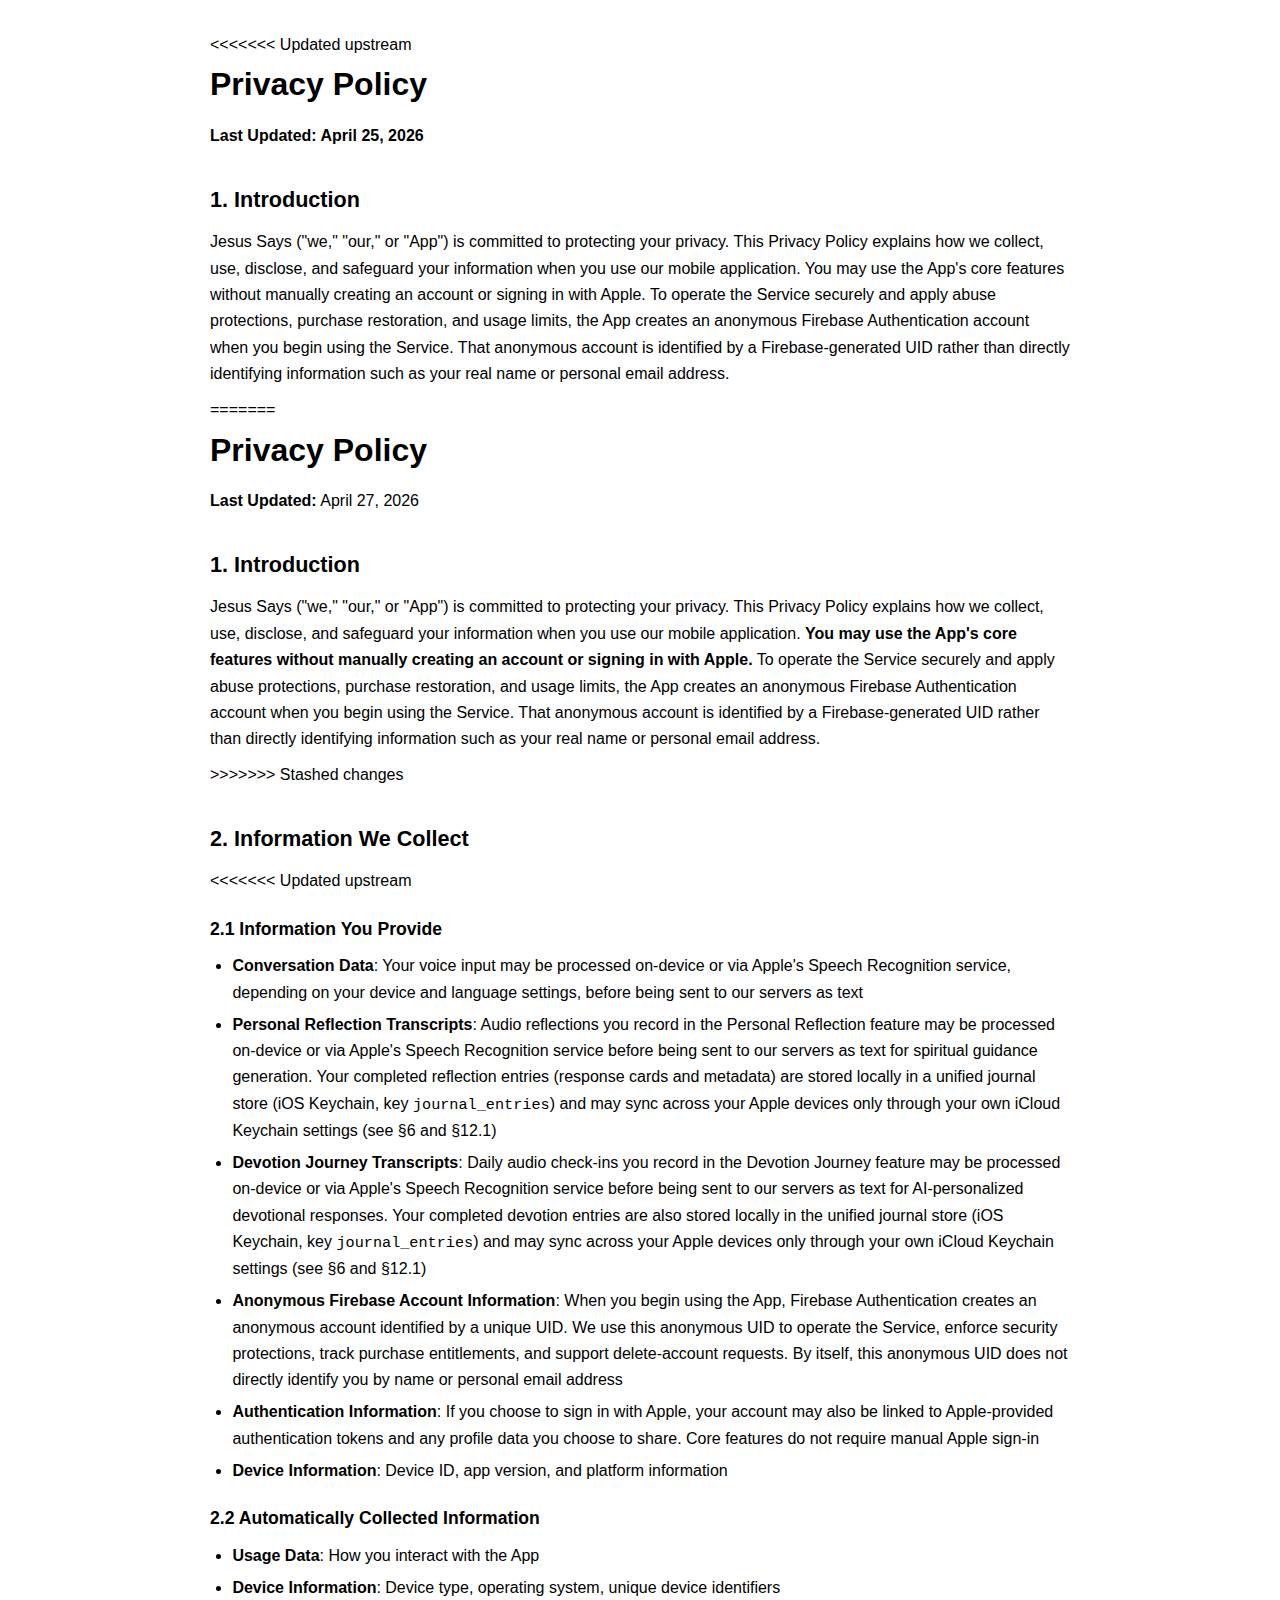
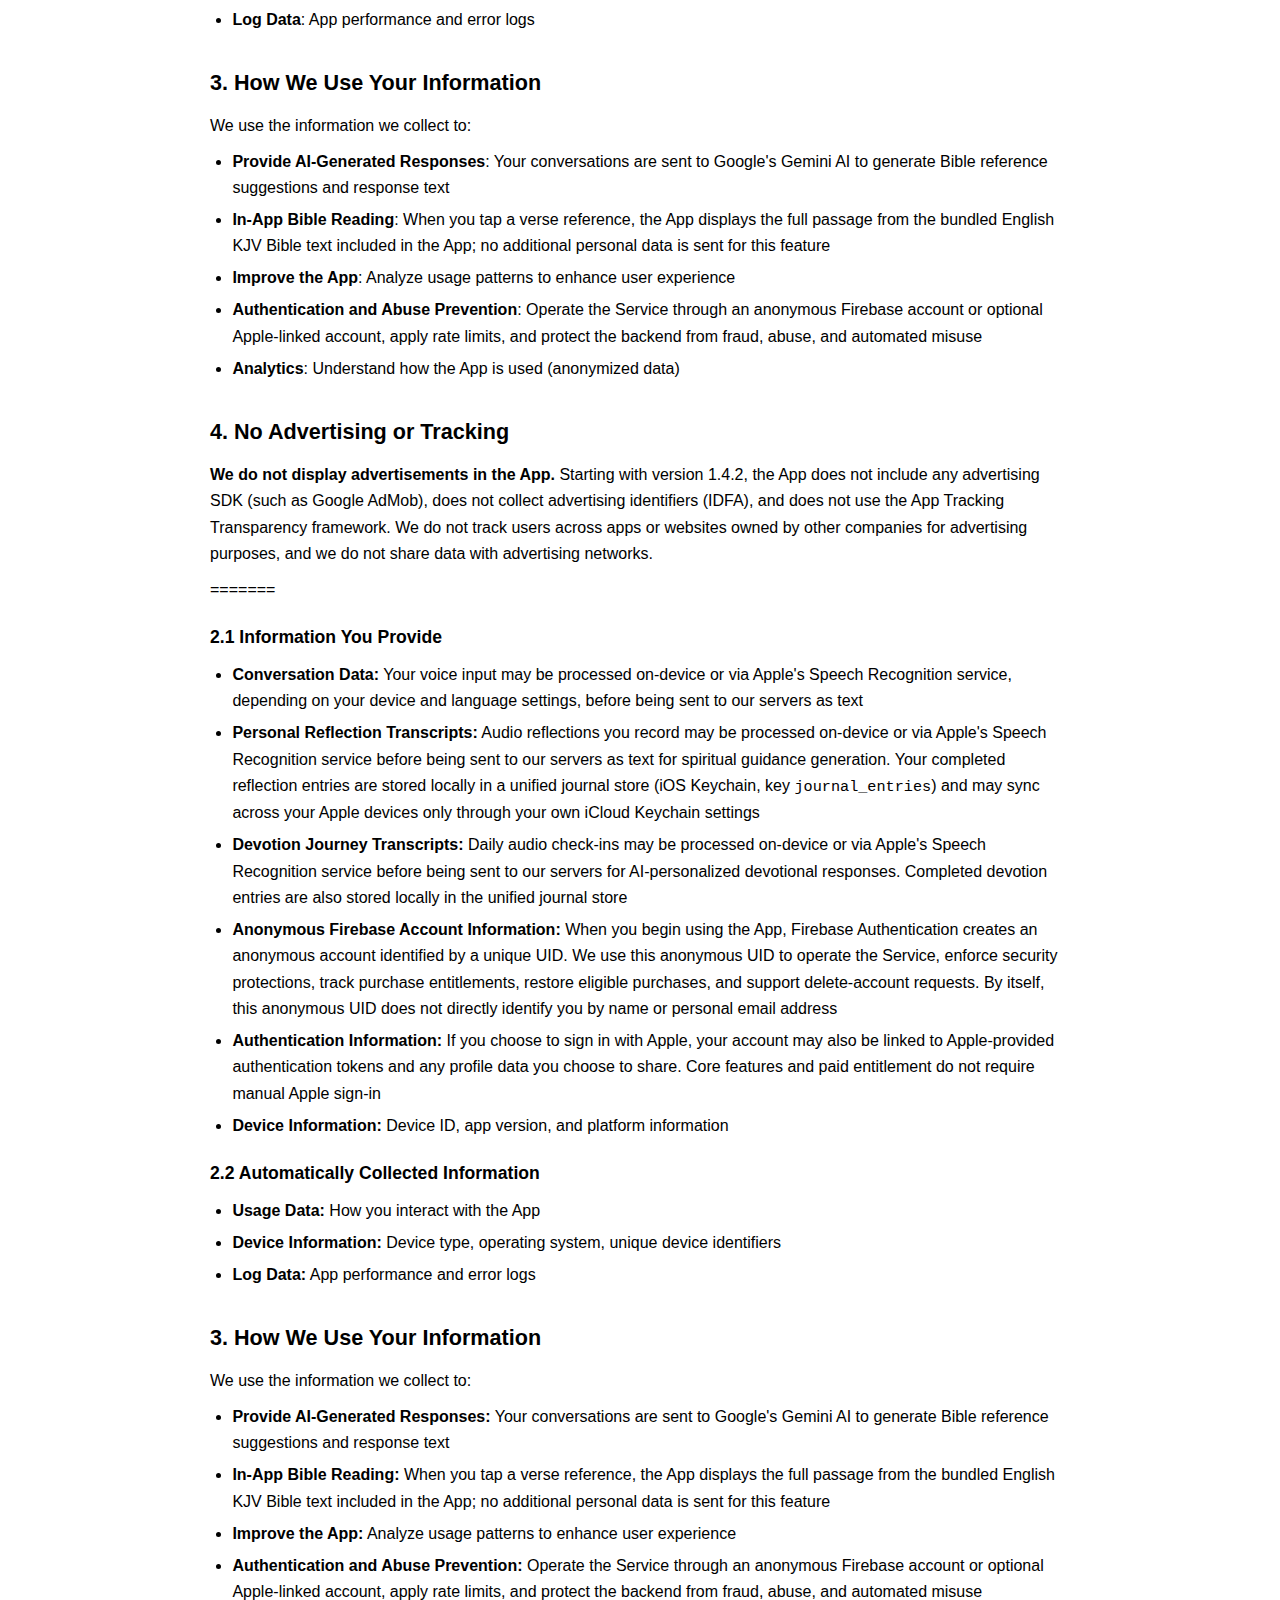
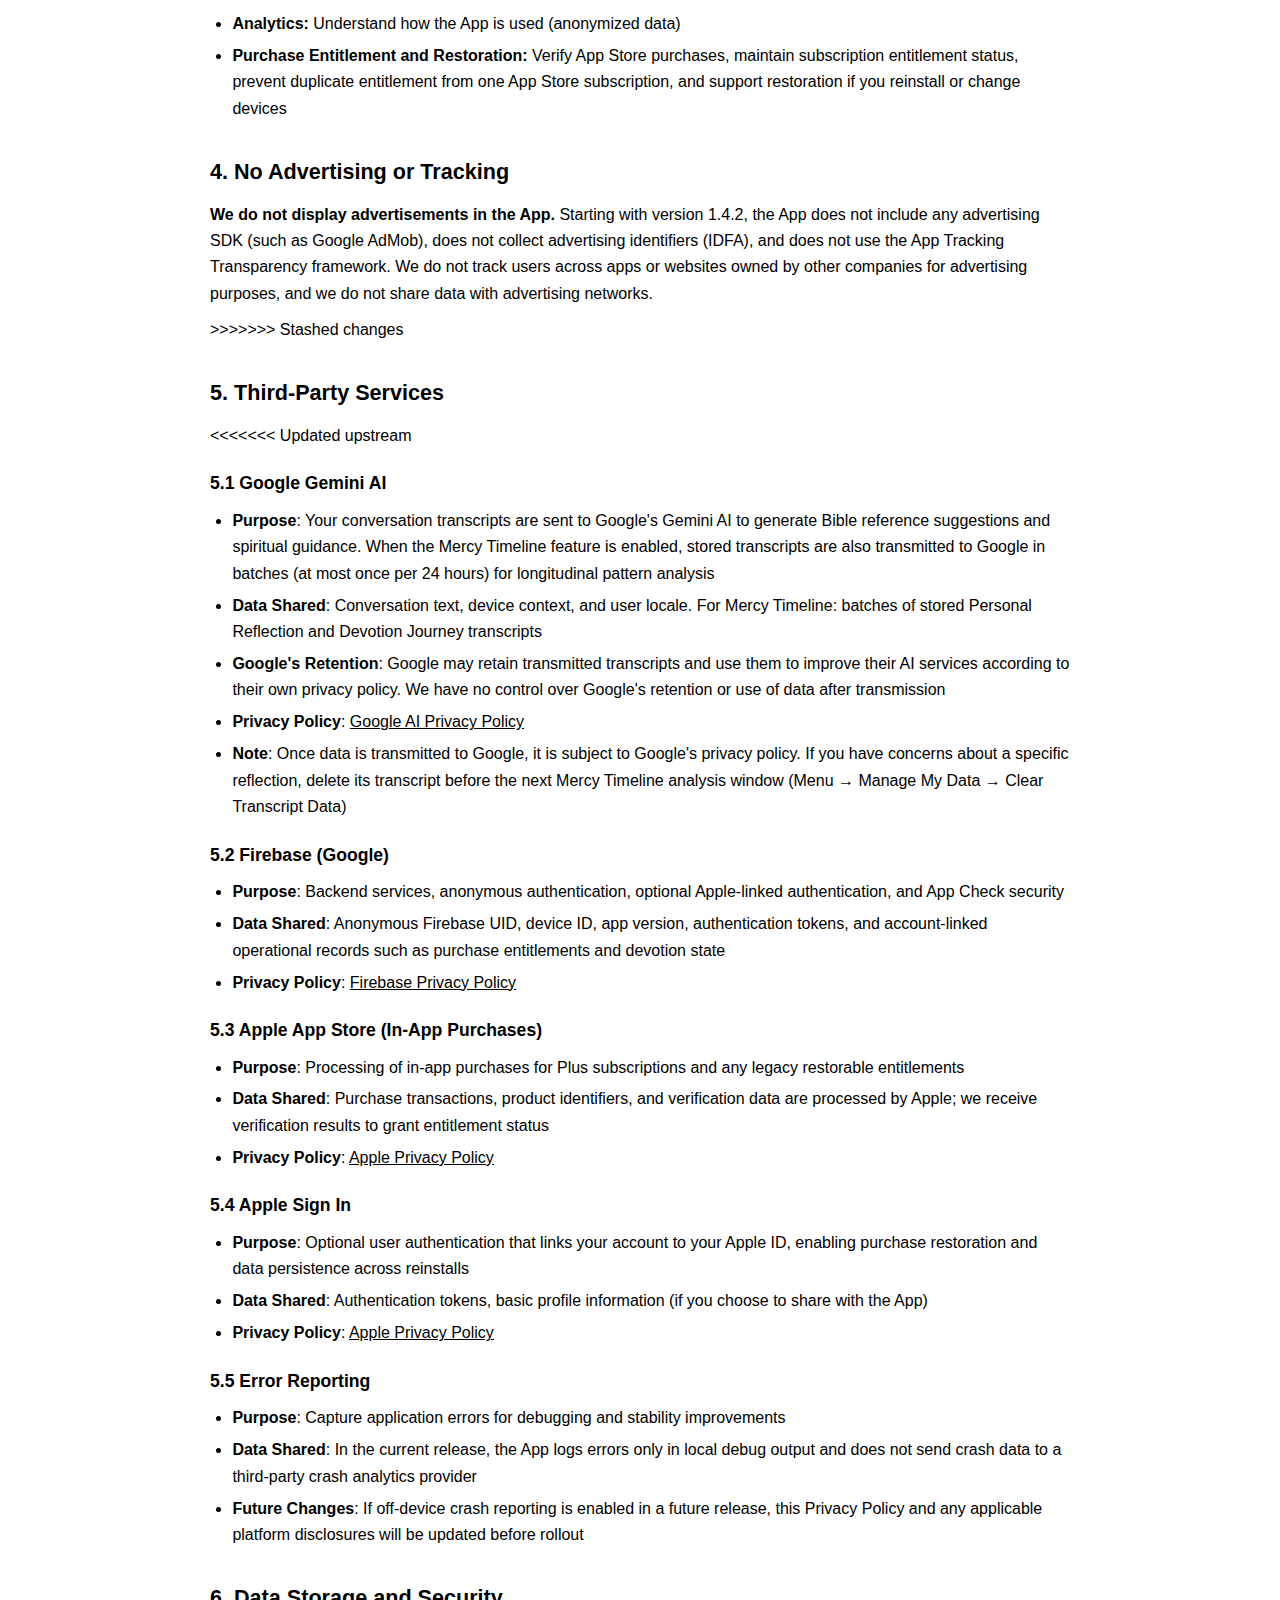
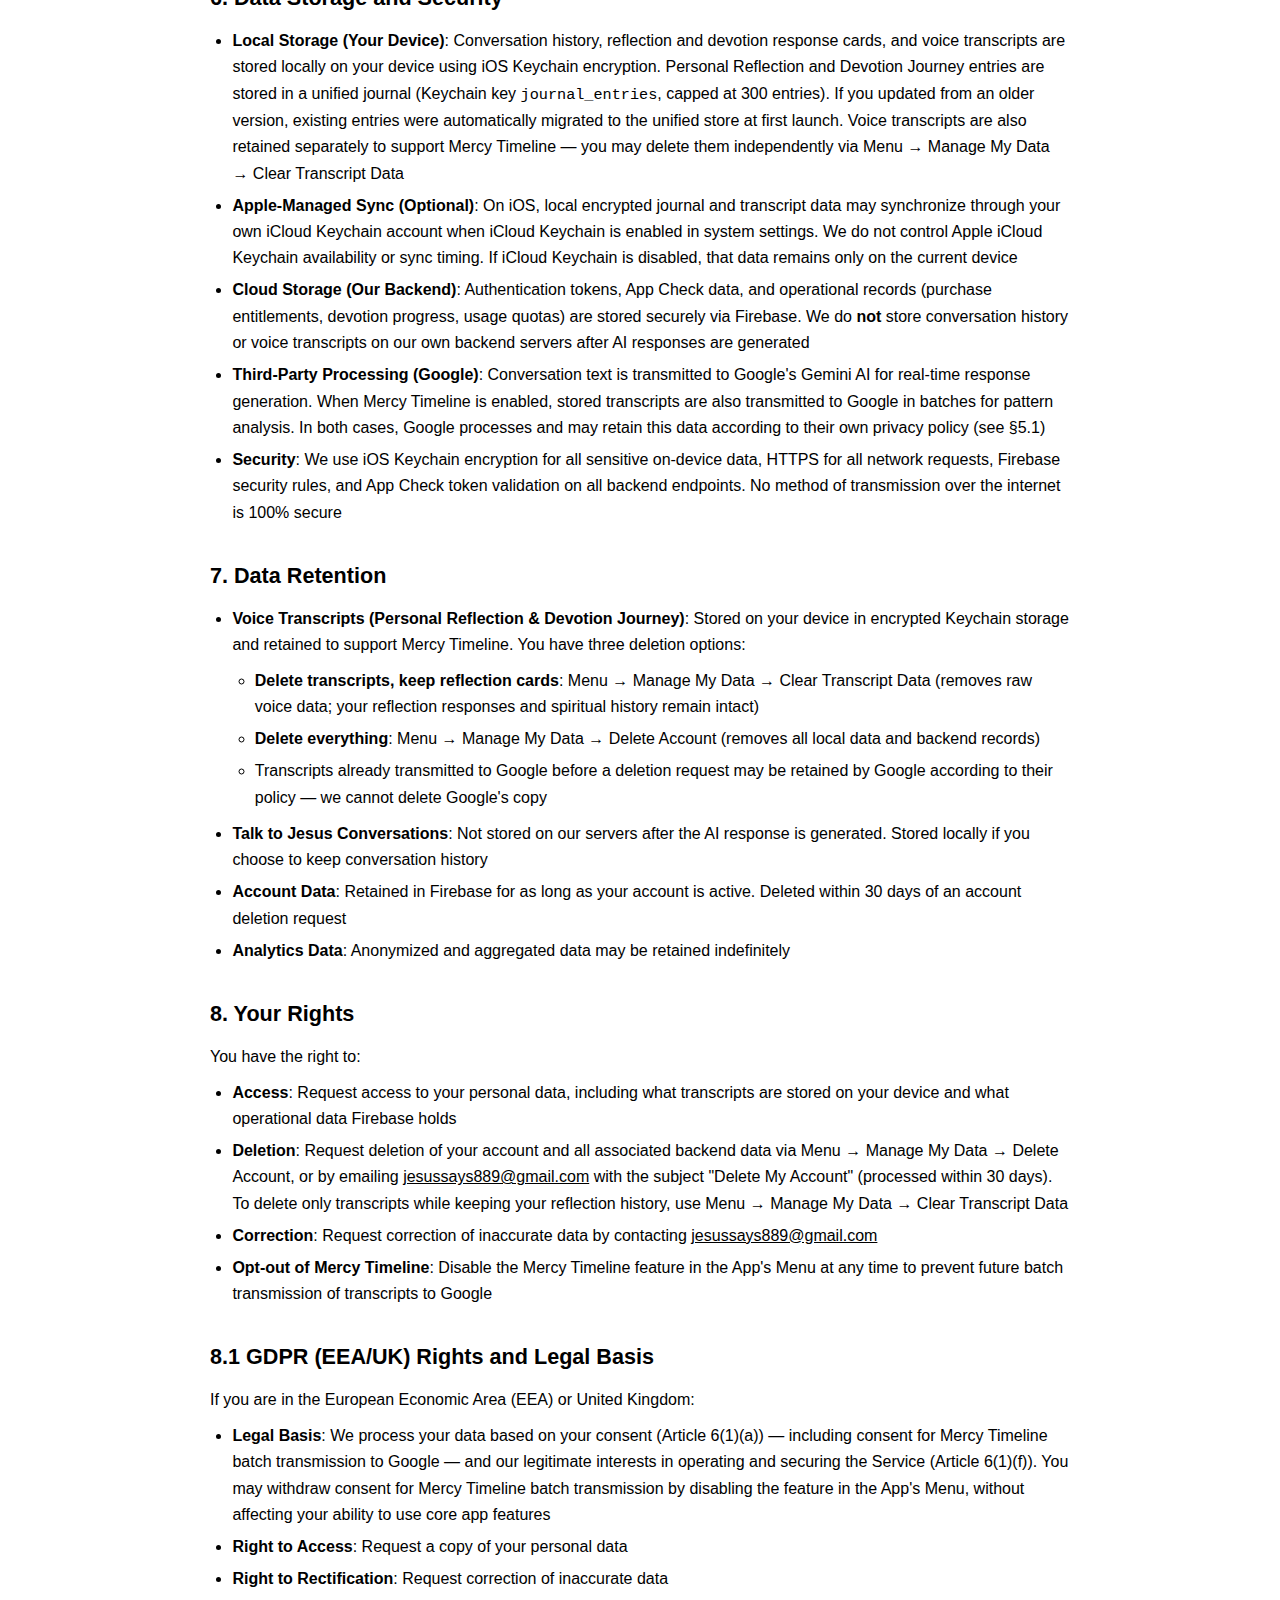
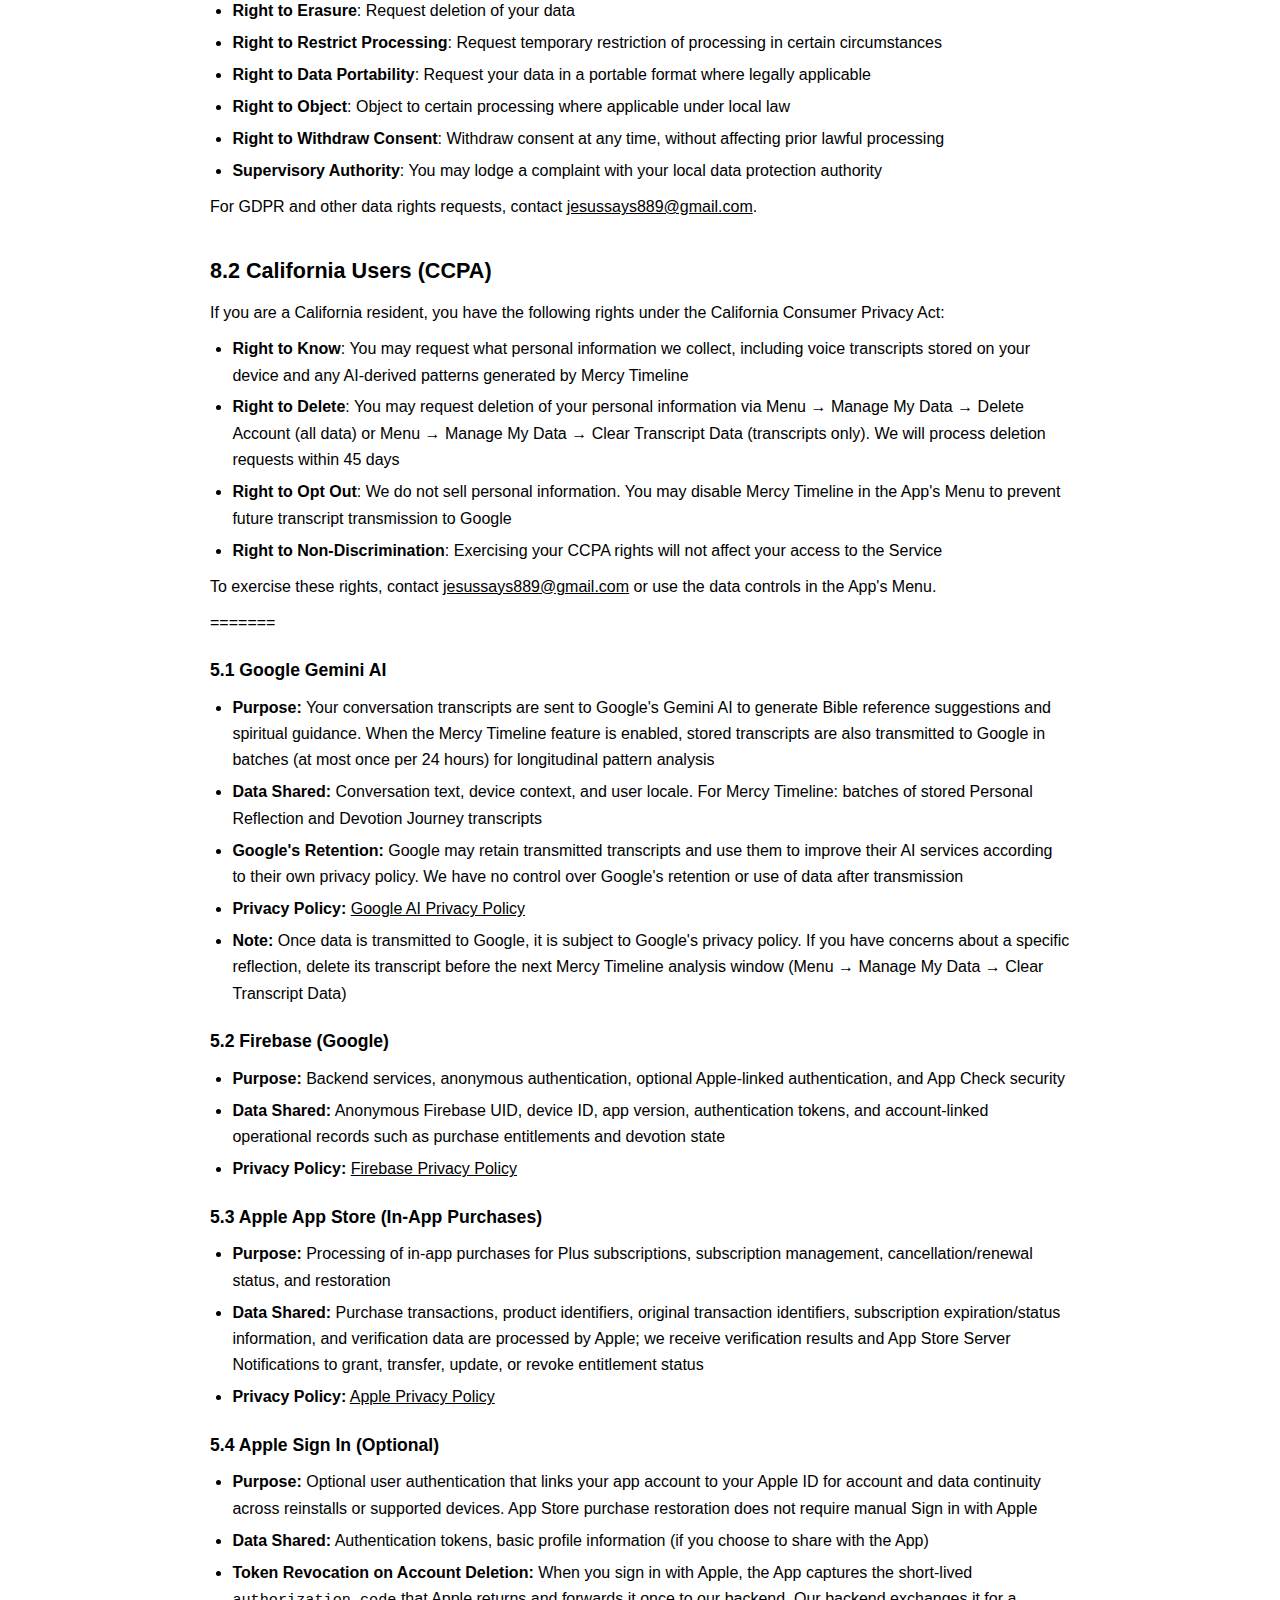
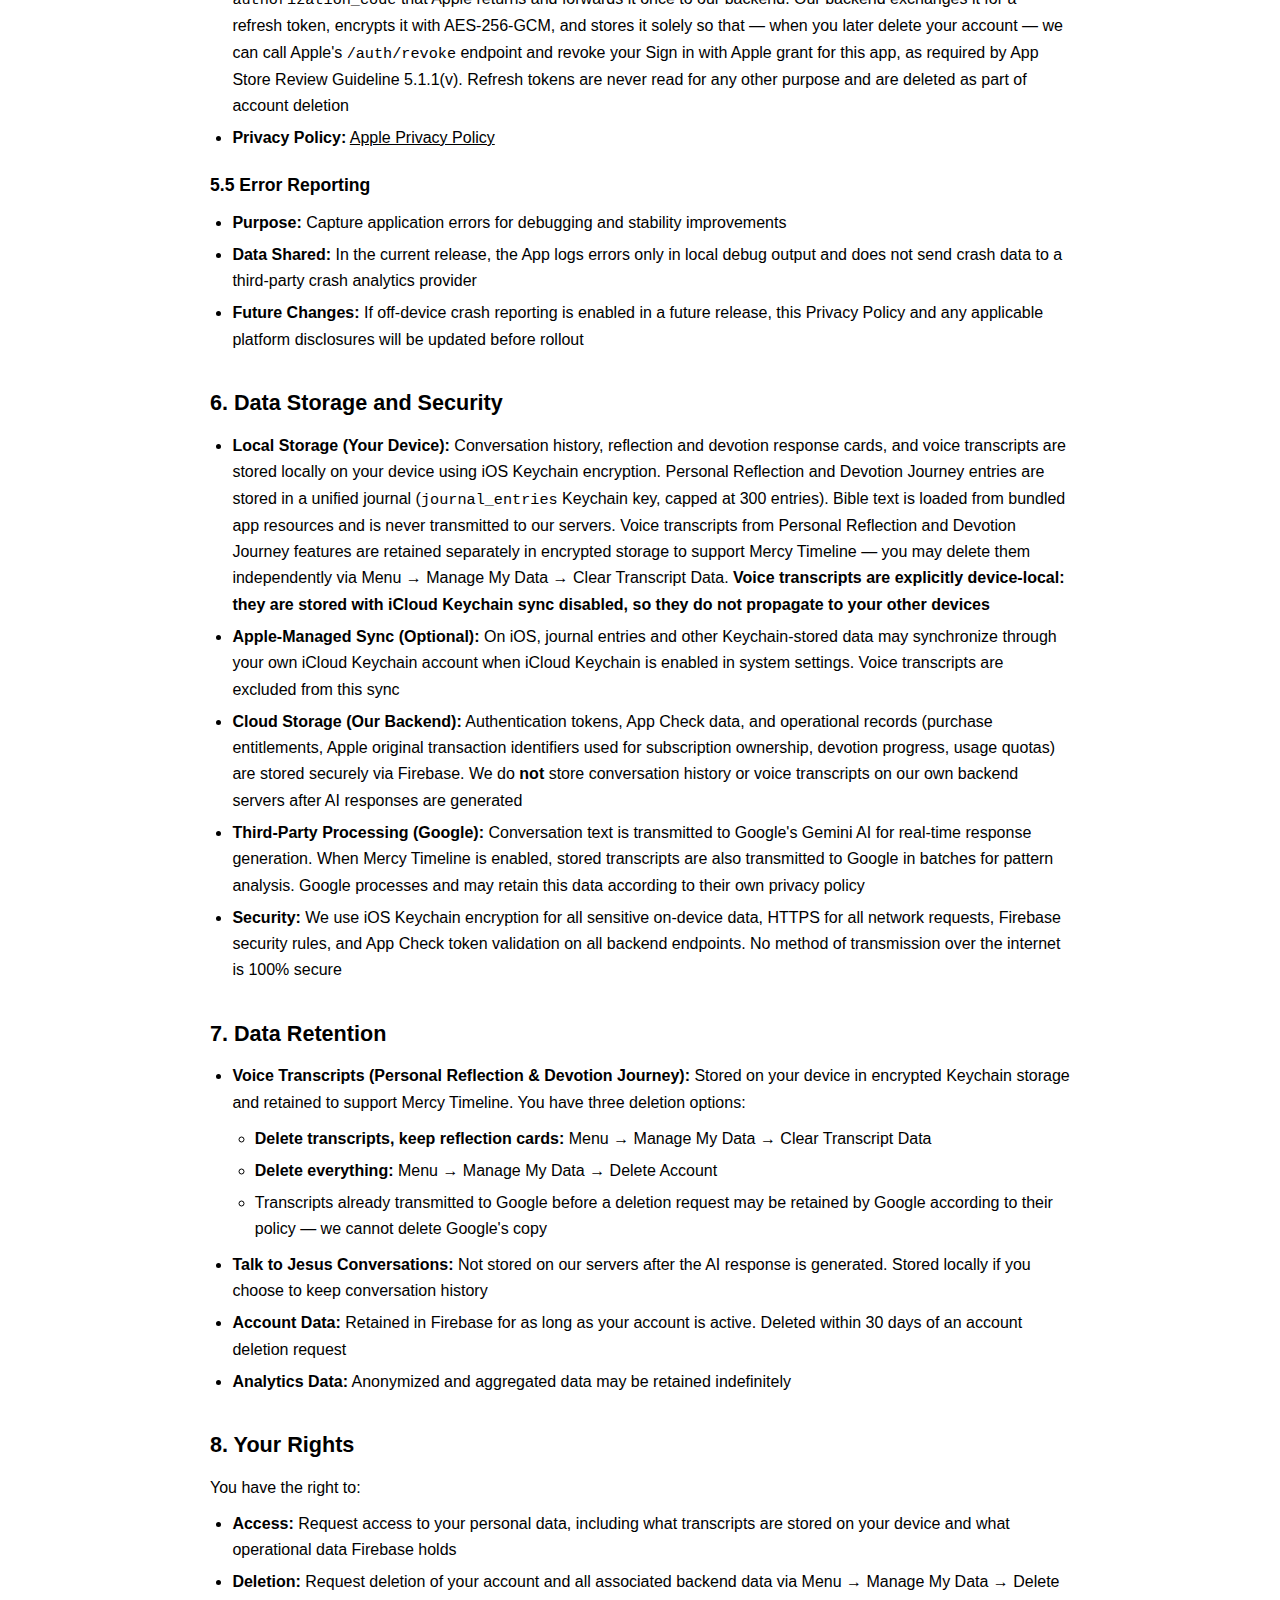
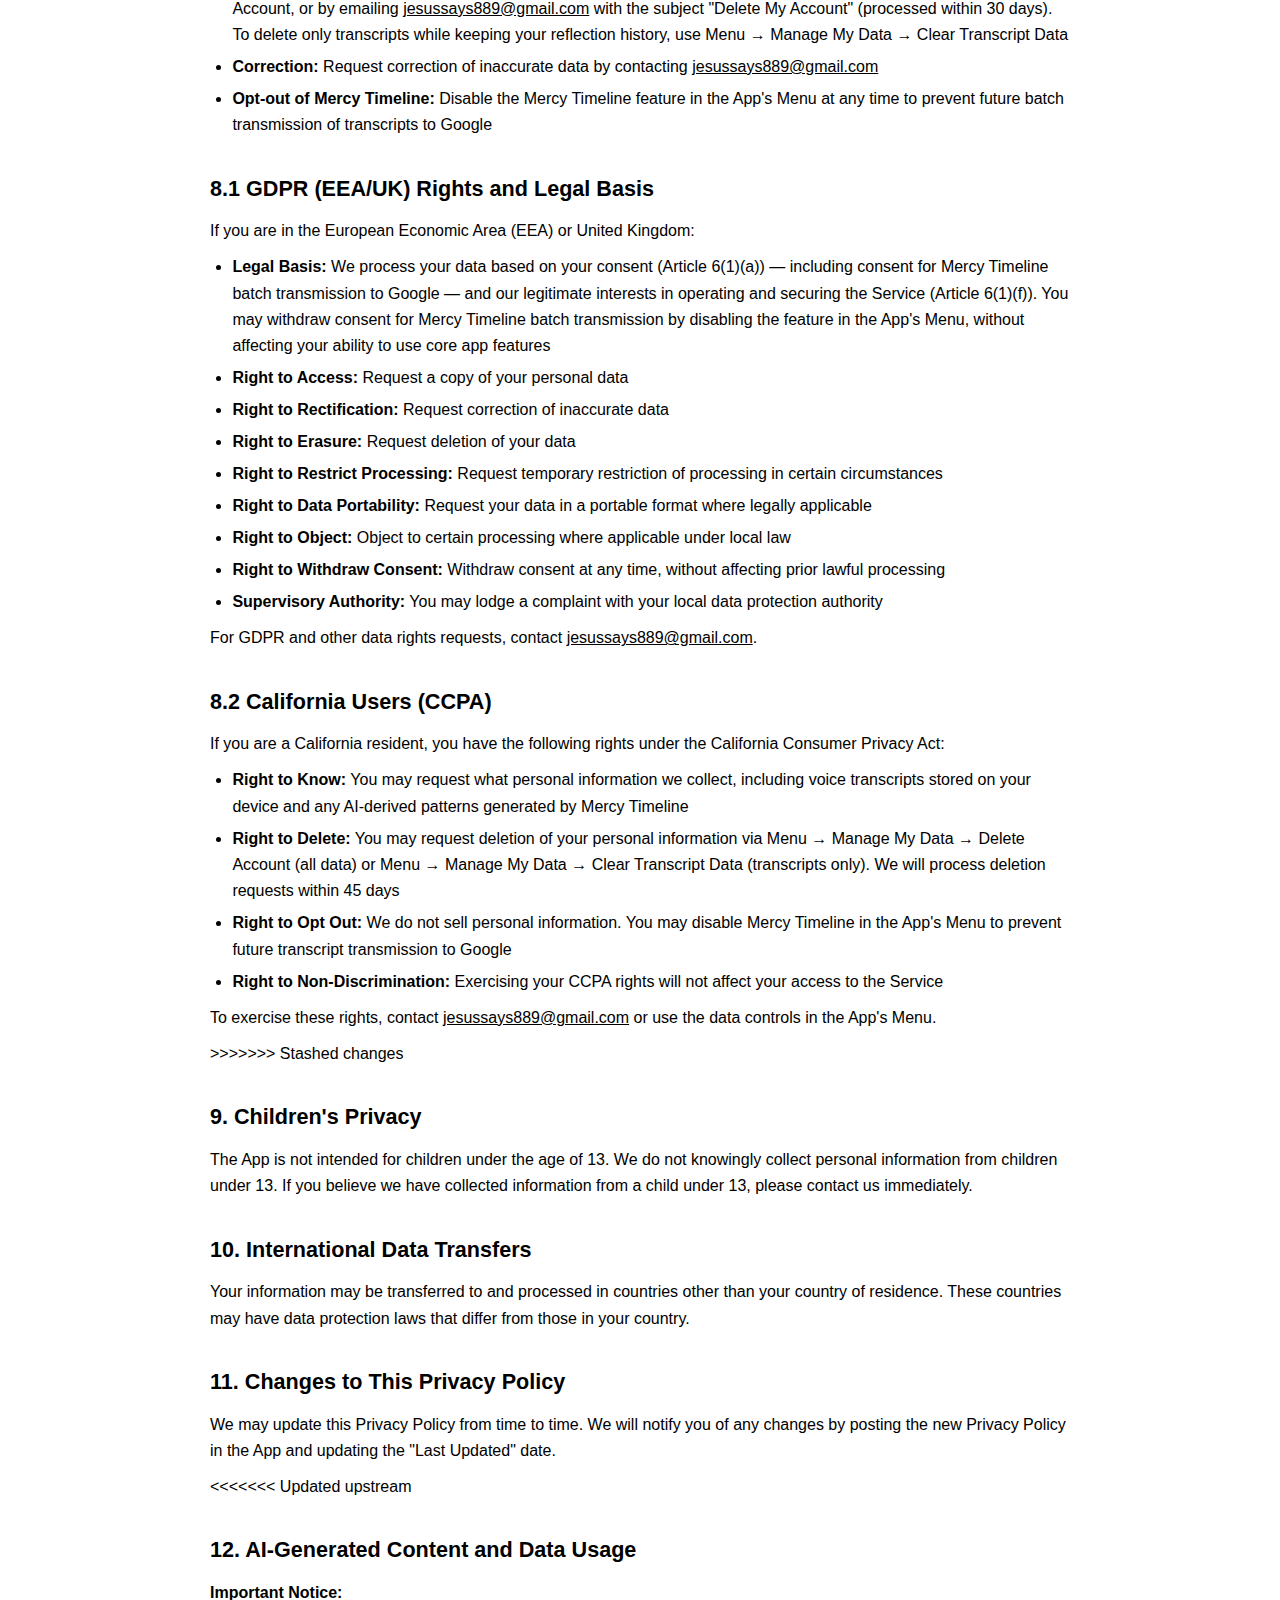
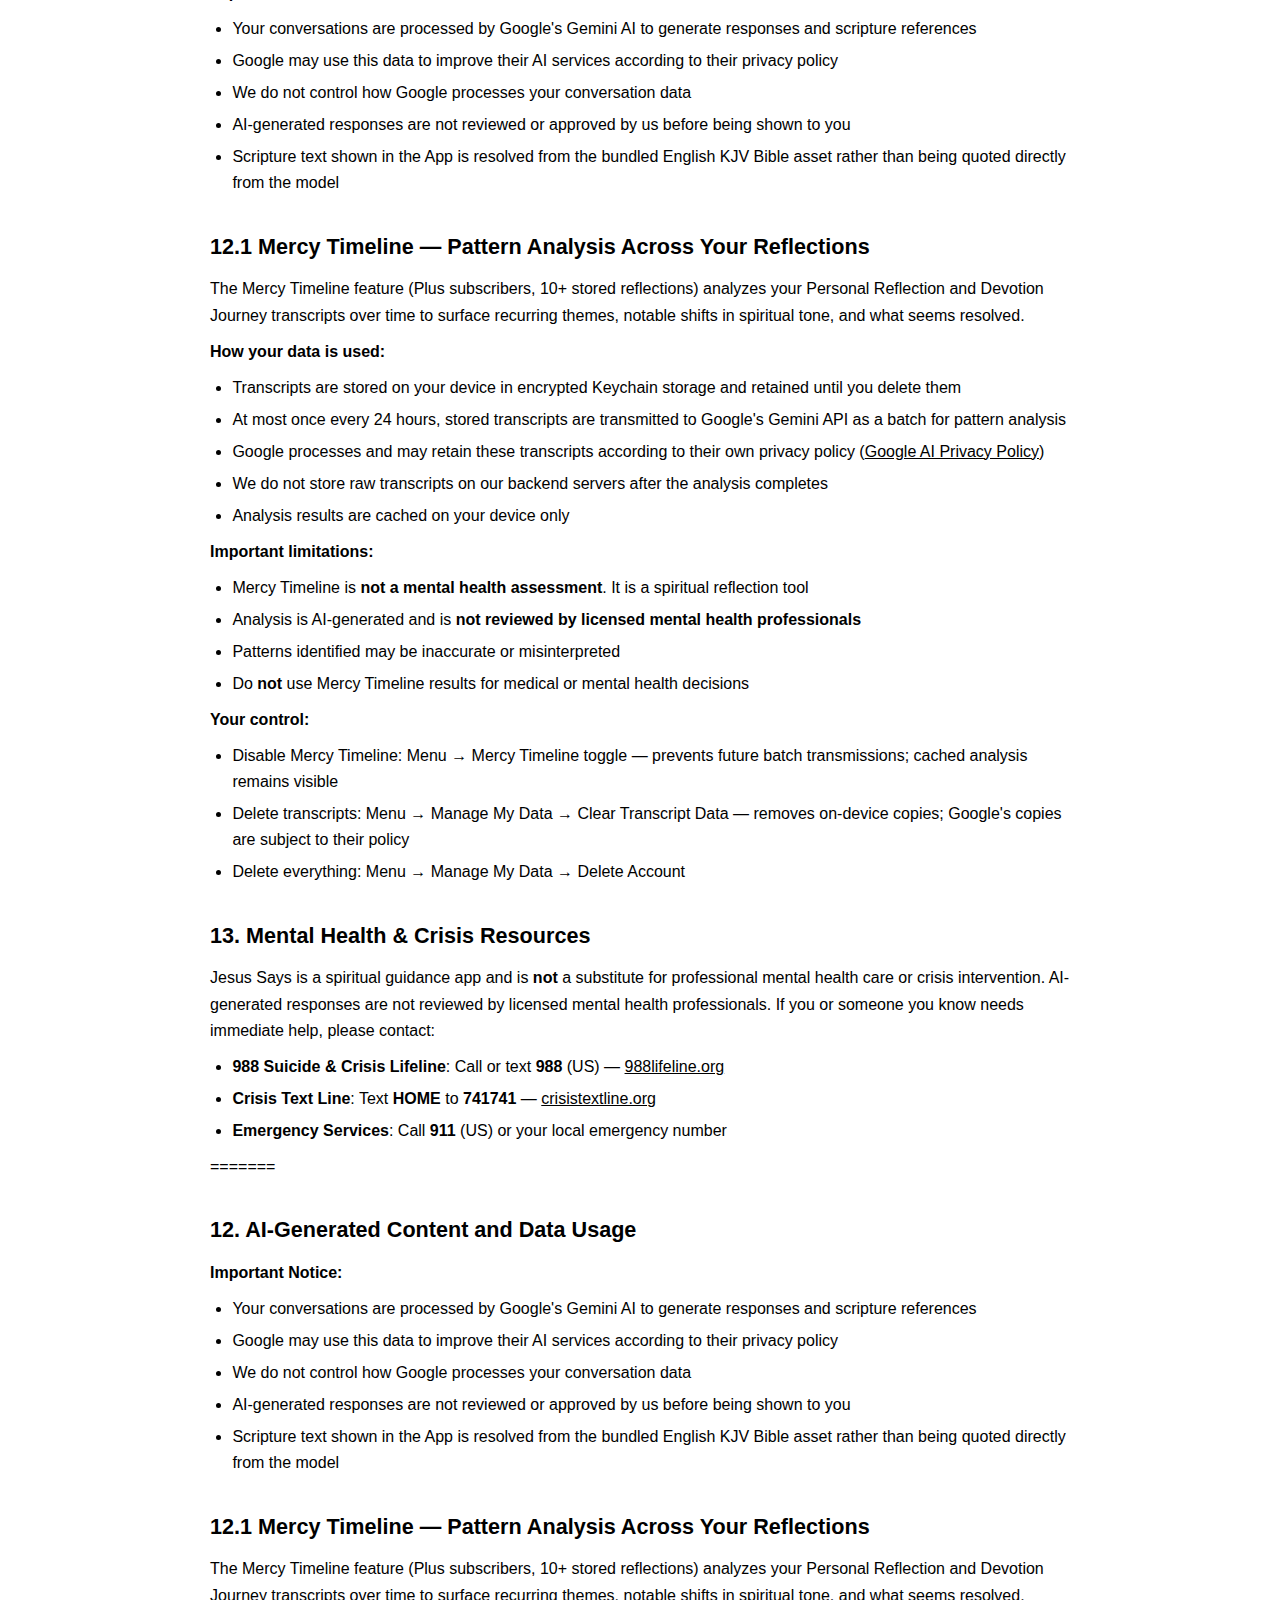
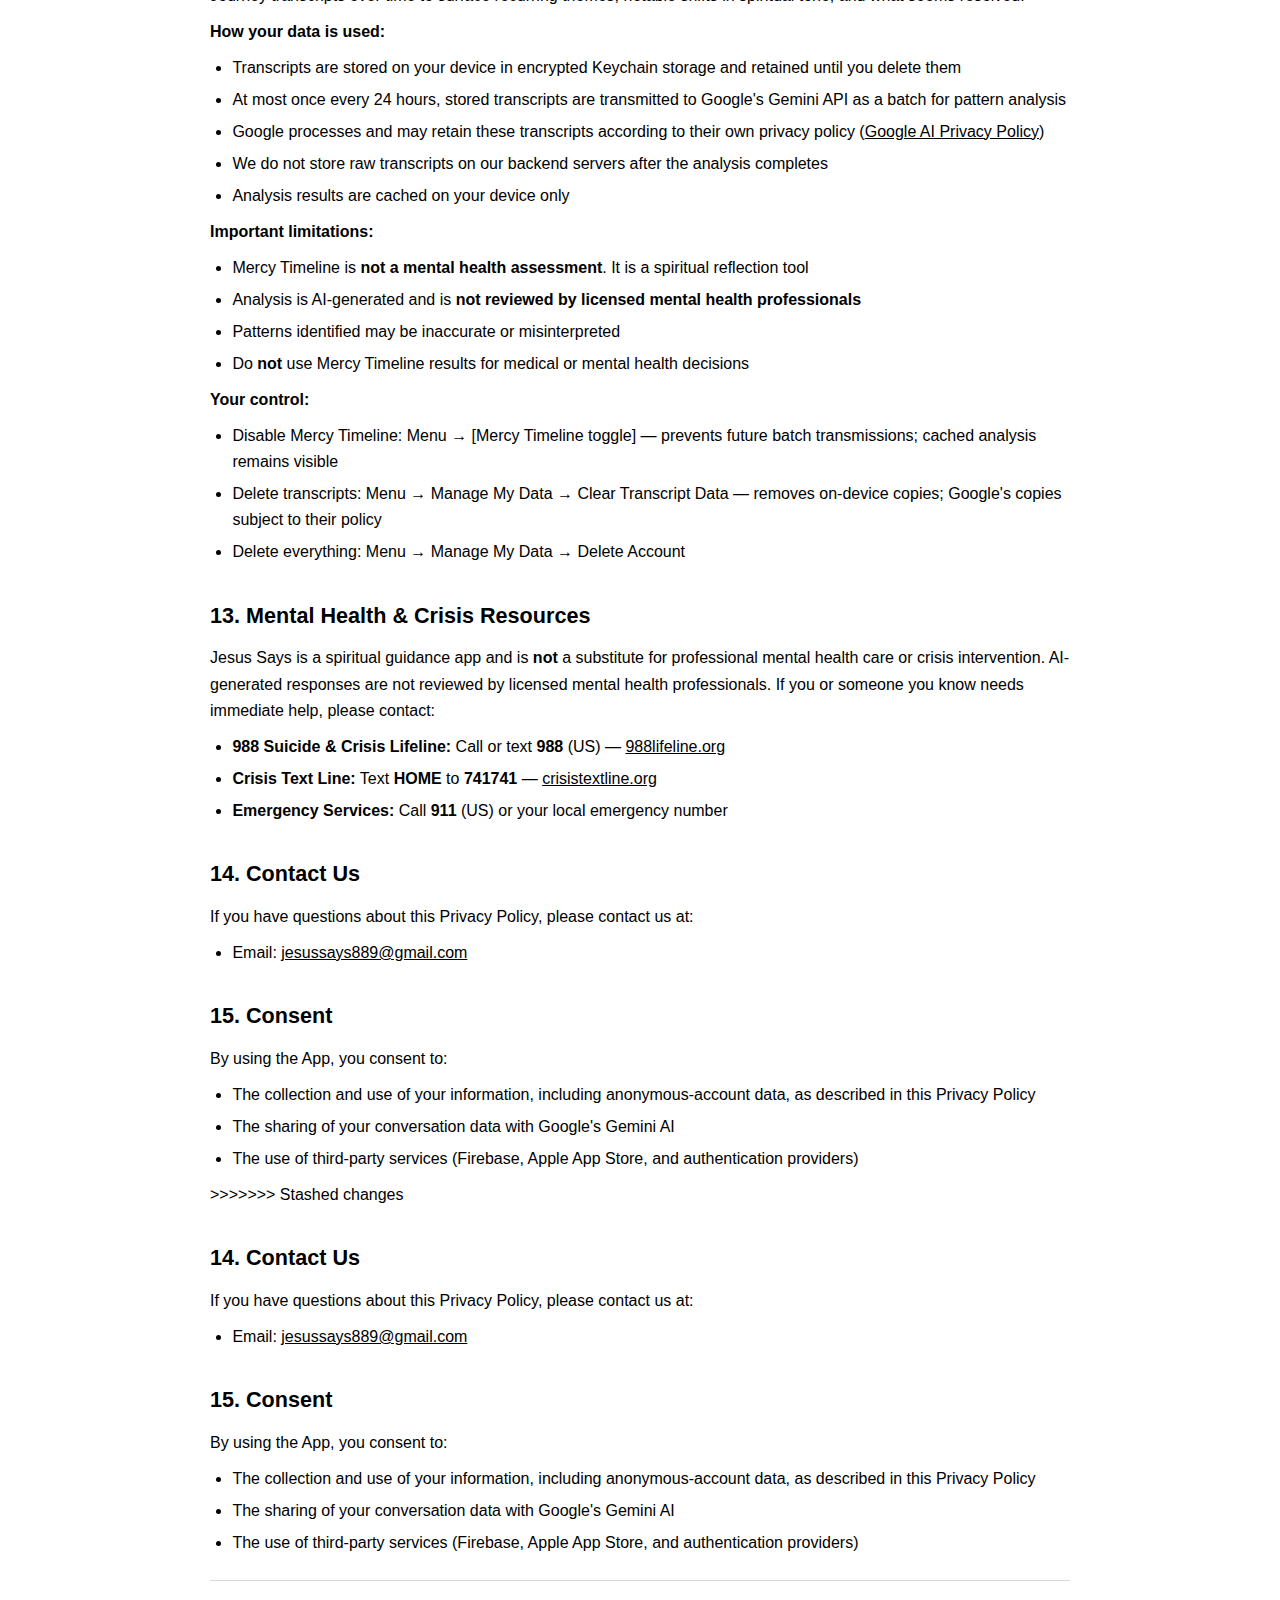
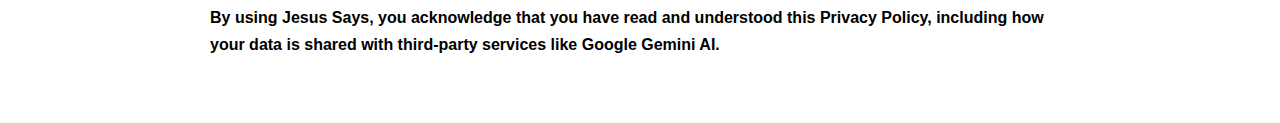
<file: jesussays_privacy.html>
<!doctype html>
<html lang="en">
<head>
  <meta charset="utf-8" />
  <meta name="viewport" content="width=device-width,initial-scale=1" />
  <title>Privacy Policy - Jesus Says</title>
  <style>
    :root {
      color-scheme: light dark;
    }

    body {
      font-family: -apple-system, BlinkMacSystemFont, "Segoe UI", Roboto, Arial, sans-serif;
      line-height: 1.65;
      margin: 0;
      padding: 0;
      background: Canvas;
      color: CanvasText;
    }

    main {
      max-width: 860px;
      margin: 0 auto;
      padding: 32px 20px 60px;
    }

    h1 {
      font-size: 2rem;
      margin: 0 0 0.75rem;
    }

    h2 {
      font-size: 1.35rem;
      margin: 2rem 0 0.75rem;
    }

    h3 {
      font-size: 1.1rem;
      margin: 1.25rem 0 0.5rem;
    }

    p,
    ul,
    ol {
      margin: 0.6rem 0;
    }

    ul,
    ol {
      padding-left: 1.4rem;
    }

    li {
      margin: 0.35rem 0;
    }

    hr {
      border: 0;
      border-top: 1px solid rgba(127, 127, 127, 0.3);
      margin: 1.5rem 0;
    }

    a {
      color: inherit;
    }

    strong {
      font-weight: 700;
    }

    code {
      font-family: ui-monospace, SFMono-Regular, Menlo, Consolas, monospace;
      font-size: 0.95em;
    }
  </style>
</head>
<body>
  <main>
<<<<<<< Updated upstream
<h1>Privacy Policy</h1>
<p><strong>Last Updated: April 25, 2026</strong></p>

<h2>1. Introduction</h2>
<p>Jesus Says ("we," "our," or "App") is committed to protecting your privacy. This Privacy Policy explains how we collect, use, disclose, and safeguard your information when you use our mobile application. You may use the App's core features without manually creating an account or signing in with Apple. To operate the Service securely and apply abuse protections, purchase restoration, and usage limits, the App creates an anonymous Firebase Authentication account when you begin using the Service. That anonymous account is identified by a Firebase-generated UID rather than directly identifying information such as your real name or personal email address.</p>
=======
    <header>
      <h1>Privacy Policy</h1>
      <p class="muted"><strong>Last Updated:</strong> April 27, 2026</p>
    </header>

    <section>
      <h2>1. Introduction</h2>
      <p>
        Jesus Says ("we," "our," or "App") is committed to protecting your privacy.
        This Privacy Policy explains how we collect, use, disclose, and safeguard your
        information when you use our mobile application. <strong>You may use the App's core
        features without manually creating an account or signing in with Apple.</strong>
        To operate the Service securely and apply abuse protections, purchase restoration,
        and usage limits, the App creates an anonymous Firebase Authentication account when
        you begin using the Service. That anonymous account is identified by a Firebase-generated
        UID rather than directly identifying information such as your real name or personal
        email address.
      </p>
    </section>
>>>>>>> Stashed changes

<h2>2. Information We Collect</h2>

<<<<<<< Updated upstream
<h3>2.1 Information You Provide</h3>
<ul>
  <li><strong>Conversation Data</strong>: Your voice input may be processed on-device or via Apple's Speech Recognition service, depending on your device and language settings, before being sent to our servers as text</li>
  <li><strong>Personal Reflection Transcripts</strong>: Audio reflections you record in the Personal Reflection feature may be processed on-device or via Apple's Speech Recognition service before being sent to our servers as text for spiritual guidance generation. Your completed reflection entries (response cards and metadata) are stored locally in a unified journal store (iOS Keychain, key <code>journal_entries</code>) and may sync across your Apple devices only through your own iCloud Keychain settings (see §6 and §12.1)</li>
  <li><strong>Devotion Journey Transcripts</strong>: Daily audio check-ins you record in the Devotion Journey feature may be processed on-device or via Apple's Speech Recognition service before being sent to our servers as text for AI-personalized devotional responses. Your completed devotion entries are also stored locally in the unified journal store (iOS Keychain, key <code>journal_entries</code>) and may sync across your Apple devices only through your own iCloud Keychain settings (see §6 and §12.1)</li>
  <li><strong>Anonymous Firebase Account Information</strong>: When you begin using the App, Firebase Authentication creates an anonymous account identified by a unique UID. We use this anonymous UID to operate the Service, enforce security protections, track purchase entitlements, and support delete-account requests. By itself, this anonymous UID does not directly identify you by name or personal email address</li>
  <li><strong>Authentication Information</strong>: If you choose to sign in with Apple, your account may also be linked to Apple-provided authentication tokens and any profile data you choose to share. Core features do not require manual Apple sign-in</li>
  <li><strong>Device Information</strong>: Device ID, app version, and platform information</li>
</ul>

<h3>2.2 Automatically Collected Information</h3>
<ul>
  <li><strong>Usage Data</strong>: How you interact with the App</li>
  <li><strong>Device Information</strong>: Device type, operating system, unique device identifiers</li>
  <li><strong>Log Data</strong>: App performance and error logs</li>
</ul>

<h2>3. How We Use Your Information</h2>
<p>We use the information we collect to:</p>
<ul>
  <li><strong>Provide AI-Generated Responses</strong>: Your conversations are sent to Google's Gemini AI to generate Bible reference suggestions and response text</li>
  <li><strong>In-App Bible Reading</strong>: When you tap a verse reference, the App displays the full passage from the bundled English KJV Bible text included in the App; no additional personal data is sent for this feature</li>
  <li><strong>Improve the App</strong>: Analyze usage patterns to enhance user experience</li>
  <li><strong>Authentication and Abuse Prevention</strong>: Operate the Service through an anonymous Firebase account or optional Apple-linked account, apply rate limits, and protect the backend from fraud, abuse, and automated misuse</li>
  <li><strong>Analytics</strong>: Understand how the App is used (anonymized data)</li>
</ul>

<h2>4. No Advertising or Tracking</h2>
<p><strong>We do not display advertisements in the App.</strong> Starting with version 1.4.2, the App does not include any advertising SDK (such as Google AdMob), does not collect advertising identifiers (IDFA), and does not use the App Tracking Transparency framework. We do not track users across apps or websites owned by other companies for advertising purposes, and we do not share data with advertising networks.</p>
=======
      <h3>2.1 Information You Provide</h3>
      <ul>
        <li><strong>Conversation Data:</strong> Your voice input may be processed on-device or via Apple's Speech Recognition service, depending on your device and language settings, before being sent to our servers as text</li>
        <li><strong>Personal Reflection Transcripts:</strong> Audio reflections you record may be processed on-device or via Apple's Speech Recognition service before being sent to our servers as text for spiritual guidance generation. Your completed reflection entries are stored locally in a unified journal store (iOS Keychain, key <code>journal_entries</code>) and may sync across your Apple devices only through your own iCloud Keychain settings</li>
        <li><strong>Devotion Journey Transcripts:</strong> Daily audio check-ins may be processed on-device or via Apple's Speech Recognition service before being sent to our servers for AI-personalized devotional responses. Completed devotion entries are also stored locally in the unified journal store</li>
        <li><strong>Anonymous Firebase Account Information:</strong> When you begin using the App, Firebase Authentication creates an anonymous account identified by a unique UID. We use this anonymous UID to operate the Service, enforce security protections, track purchase entitlements, restore eligible purchases, and support delete-account requests. By itself, this anonymous UID does not directly identify you by name or personal email address</li>
        <li><strong>Authentication Information:</strong> If you choose to sign in with Apple, your account may also be linked to Apple-provided authentication tokens and any profile data you choose to share. Core features and paid entitlement do not require manual Apple sign-in</li>
        <li><strong>Device Information:</strong> Device ID, app version, and platform information</li>
      </ul>

      <h3>2.2 Automatically Collected Information</h3>
      <ul>
        <li><strong>Usage Data:</strong> How you interact with the App</li>
        <li><strong>Device Information:</strong> Device type, operating system, unique device identifiers</li>
        <li><strong>Log Data:</strong> App performance and error logs</li>
      </ul>
    </section>

    <section>
      <h2>3. How We Use Your Information</h2>
      <p>We use the information we collect to:</p>
      <ul>
        <li><strong>Provide AI-Generated Responses:</strong> Your conversations are sent to Google's Gemini AI to generate Bible reference suggestions and response text</li>
        <li><strong>In-App Bible Reading:</strong> When you tap a verse reference, the App displays the full passage from the bundled English KJV Bible text included in the App; no additional personal data is sent for this feature</li>
        <li><strong>Improve the App:</strong> Analyze usage patterns to enhance user experience</li>
        <li><strong>Authentication and Abuse Prevention:</strong> Operate the Service through an anonymous Firebase account or optional Apple-linked account, apply rate limits, and protect the backend from fraud, abuse, and automated misuse</li>
        <li><strong>Analytics:</strong> Understand how the App is used (anonymized data)</li>
        <li><strong>Purchase Entitlement and Restoration:</strong> Verify App Store purchases, maintain subscription entitlement status, prevent duplicate entitlement from one App Store subscription, and support restoration if you reinstall or change devices</li>
      </ul>
    </section>

    <section>
      <h2>4. No Advertising or Tracking</h2>
      <p>
        <strong>We do not display advertisements in the App.</strong> Starting with version 1.4.2,
        the App does not include any advertising SDK (such as Google AdMob), does not collect
        advertising identifiers (IDFA), and does not use the App Tracking Transparency framework.
        We do not track users across apps or websites owned by other companies for advertising
        purposes, and we do not share data with advertising networks.
      </p>
    </section>
>>>>>>> Stashed changes

<h2>5. Third-Party Services</h2>

<<<<<<< Updated upstream
<h3>5.1 Google Gemini AI</h3>
<ul>
  <li><strong>Purpose</strong>: Your conversation transcripts are sent to Google's Gemini AI to generate Bible reference suggestions and spiritual guidance. When the Mercy Timeline feature is enabled, stored transcripts are also transmitted to Google in batches (at most once per 24 hours) for longitudinal pattern analysis</li>
  <li><strong>Data Shared</strong>: Conversation text, device context, and user locale. For Mercy Timeline: batches of stored Personal Reflection and Devotion Journey transcripts</li>
  <li><strong>Google's Retention</strong>: Google may retain transmitted transcripts and use them to improve their AI services according to their own privacy policy. We have no control over Google's retention or use of data after transmission</li>
  <li><strong>Privacy Policy</strong>: <a href="https://ai.google.dev/terms">Google AI Privacy Policy</a></li>
  <li><strong>Note</strong>: Once data is transmitted to Google, it is subject to Google's privacy policy. If you have concerns about a specific reflection, delete its transcript before the next Mercy Timeline analysis window (Menu → Manage My Data → Clear Transcript Data)</li>
</ul>

<h3>5.2 Firebase (Google)</h3>
<ul>
  <li><strong>Purpose</strong>: Backend services, anonymous authentication, optional Apple-linked authentication, and App Check security</li>
  <li><strong>Data Shared</strong>: Anonymous Firebase UID, device ID, app version, authentication tokens, and account-linked operational records such as purchase entitlements and devotion state</li>
  <li><strong>Privacy Policy</strong>: <a href="https://firebase.google.com/support/privacy">Firebase Privacy Policy</a></li>
</ul>

<h3>5.3 Apple App Store (In-App Purchases)</h3>
<ul>
  <li><strong>Purpose</strong>: Processing of in-app purchases for Plus subscriptions and any legacy restorable entitlements</li>
  <li><strong>Data Shared</strong>: Purchase transactions, product identifiers, and verification data are processed by Apple; we receive verification results to grant entitlement status</li>
  <li><strong>Privacy Policy</strong>: <a href="https://www.apple.com/privacy/">Apple Privacy Policy</a></li>
</ul>

<h3>5.4 Apple Sign In</h3>
<ul>
  <li><strong>Purpose</strong>: Optional user authentication that links your account to your Apple ID, enabling purchase restoration and data persistence across reinstalls</li>
  <li><strong>Data Shared</strong>: Authentication tokens, basic profile information (if you choose to share with the App)</li>
  <li><strong>Privacy Policy</strong>: <a href="https://www.apple.com/privacy/">Apple Privacy Policy</a></li>
</ul>

<h3>5.5 Error Reporting</h3>
<ul>
  <li><strong>Purpose</strong>: Capture application errors for debugging and stability improvements</li>
  <li><strong>Data Shared</strong>: In the current release, the App logs errors only in local debug output and does not send crash data to a third-party crash analytics provider</li>
  <li><strong>Future Changes</strong>: If off-device crash reporting is enabled in a future release, this Privacy Policy and any applicable platform disclosures will be updated before rollout</li>
</ul>

<h2>6. Data Storage and Security</h2>
<ul>
  <li><strong>Local Storage (Your Device)</strong>: Conversation history, reflection and devotion response cards, and voice transcripts are stored locally on your device using iOS Keychain encryption. Personal Reflection and Devotion Journey entries are stored in a unified journal (Keychain key <code>journal_entries</code>, capped at 300 entries). If you updated from an older version, existing entries were automatically migrated to the unified store at first launch. Voice transcripts are also retained separately to support Mercy Timeline — you may delete them independently via Menu → Manage My Data → Clear Transcript Data</li>
  <li><strong>Apple-Managed Sync (Optional)</strong>: On iOS, local encrypted journal and transcript data may synchronize through your own iCloud Keychain account when iCloud Keychain is enabled in system settings. We do not control Apple iCloud Keychain availability or sync timing. If iCloud Keychain is disabled, that data remains only on the current device</li>
  <li><strong>Cloud Storage (Our Backend)</strong>: Authentication tokens, App Check data, and operational records (purchase entitlements, devotion progress, usage quotas) are stored securely via Firebase. We do <strong>not</strong> store conversation history or voice transcripts on our own backend servers after AI responses are generated</li>
  <li><strong>Third-Party Processing (Google)</strong>: Conversation text is transmitted to Google's Gemini AI for real-time response generation. When Mercy Timeline is enabled, stored transcripts are also transmitted to Google in batches for pattern analysis. In both cases, Google processes and may retain this data according to their own privacy policy (see §5.1)</li>
  <li><strong>Security</strong>: We use iOS Keychain encryption for all sensitive on-device data, HTTPS for all network requests, Firebase security rules, and App Check token validation on all backend endpoints. No method of transmission over the internet is 100% secure</li>
</ul>

<h2>7. Data Retention</h2>
<ul>
  <li><strong>Voice Transcripts (Personal Reflection &amp; Devotion Journey)</strong>: Stored on your device in encrypted Keychain storage and retained to support Mercy Timeline. You have three deletion options:
    <ul>
      <li><strong>Delete transcripts, keep reflection cards</strong>: Menu → Manage My Data → Clear Transcript Data (removes raw voice data; your reflection responses and spiritual history remain intact)</li>
      <li><strong>Delete everything</strong>: Menu → Manage My Data → Delete Account (removes all local data and backend records)</li>
      <li>Transcripts already transmitted to Google before a deletion request may be retained by Google according to their policy — we cannot delete Google's copy</li>
    </ul>
  </li>
  <li><strong>Talk to Jesus Conversations</strong>: Not stored on our servers after the AI response is generated. Stored locally if you choose to keep conversation history</li>
  <li><strong>Account Data</strong>: Retained in Firebase for as long as your account is active. Deleted within 30 days of an account deletion request</li>
  <li><strong>Analytics Data</strong>: Anonymized and aggregated data may be retained indefinitely</li>
</ul>

<h2>8. Your Rights</h2>
<p>You have the right to:</p>
<ul>
  <li><strong>Access</strong>: Request access to your personal data, including what transcripts are stored on your device and what operational data Firebase holds</li>
  <li><strong>Deletion</strong>: Request deletion of your account and all associated backend data via Menu → Manage My Data → Delete Account, or by emailing <a href="mailto:jesussays889@gmail.com">jesussays889@gmail.com</a> with the subject "Delete My Account" (processed within 30 days). To delete only transcripts while keeping your reflection history, use Menu → Manage My Data → Clear Transcript Data</li>
  <li><strong>Correction</strong>: Request correction of inaccurate data by contacting <a href="mailto:jesussays889@gmail.com">jesussays889@gmail.com</a></li>
  <li><strong>Opt-out of Mercy Timeline</strong>: Disable the Mercy Timeline feature in the App's Menu at any time to prevent future batch transmission of transcripts to Google</li>
</ul>

<h2>8.1 GDPR (EEA/UK) Rights and Legal Basis</h2>
<p>If you are in the European Economic Area (EEA) or United Kingdom:</p>
<ul>
  <li><strong>Legal Basis</strong>: We process your data based on your consent (Article 6(1)(a)) — including consent for Mercy Timeline batch transmission to Google — and our legitimate interests in operating and securing the Service (Article 6(1)(f)). You may withdraw consent for Mercy Timeline batch transmission by disabling the feature in the App's Menu, without affecting your ability to use core app features</li>
  <li><strong>Right to Access</strong>: Request a copy of your personal data</li>
  <li><strong>Right to Rectification</strong>: Request correction of inaccurate data</li>
  <li><strong>Right to Erasure</strong>: Request deletion of your data</li>
  <li><strong>Right to Restrict Processing</strong>: Request temporary restriction of processing in certain circumstances</li>
  <li><strong>Right to Data Portability</strong>: Request your data in a portable format where legally applicable</li>
  <li><strong>Right to Object</strong>: Object to certain processing where applicable under local law</li>
  <li><strong>Right to Withdraw Consent</strong>: Withdraw consent at any time, without affecting prior lawful processing</li>
  <li><strong>Supervisory Authority</strong>: You may lodge a complaint with your local data protection authority</li>
</ul>
<p>For GDPR and other data rights requests, contact <a href="mailto:jesussays889@gmail.com">jesussays889@gmail.com</a>.</p>

<h2>8.2 California Users (CCPA)</h2>
<p>If you are a California resident, you have the following rights under the California Consumer Privacy Act:</p>
<ul>
  <li><strong>Right to Know</strong>: You may request what personal information we collect, including voice transcripts stored on your device and any AI-derived patterns generated by Mercy Timeline</li>
  <li><strong>Right to Delete</strong>: You may request deletion of your personal information via Menu → Manage My Data → Delete Account (all data) or Menu → Manage My Data → Clear Transcript Data (transcripts only). We will process deletion requests within 45 days</li>
  <li><strong>Right to Opt Out</strong>: We do not sell personal information. You may disable Mercy Timeline in the App's Menu to prevent future transcript transmission to Google</li>
  <li><strong>Right to Non-Discrimination</strong>: Exercising your CCPA rights will not affect your access to the Service</li>
</ul>
<p>To exercise these rights, contact <a href="mailto:jesussays889@gmail.com">jesussays889@gmail.com</a> or use the data controls in the App's Menu.</p>
=======
      <div class="card">
        <h3>5.1 Google Gemini AI</h3>
        <ul>
          <li><strong>Purpose:</strong> Your conversation transcripts are sent to Google's Gemini AI to generate Bible reference suggestions and spiritual guidance. When the Mercy Timeline feature is enabled, stored transcripts are also transmitted to Google in batches (at most once per 24 hours) for longitudinal pattern analysis</li>
          <li><strong>Data Shared:</strong> Conversation text, device context, and user locale. For Mercy Timeline: batches of stored Personal Reflection and Devotion Journey transcripts</li>
          <li><strong>Google's Retention:</strong> Google may retain transmitted transcripts and use them to improve their AI services according to their own privacy policy. We have no control over Google's retention or use of data after transmission</li>
          <li><strong>Privacy Policy:</strong> <a href="https://ai.google.dev/terms" target="_blank" rel="noopener noreferrer">Google AI Privacy Policy</a></li>
          <li><strong>Note:</strong> Once data is transmitted to Google, it is subject to Google's privacy policy. If you have concerns about a specific reflection, delete its transcript before the next Mercy Timeline analysis window (Menu → Manage My Data → Clear Transcript Data)</li>
        </ul>
      </div>

      <div class="card">
        <h3>5.2 Firebase (Google)</h3>
        <ul>
          <li><strong>Purpose:</strong> Backend services, anonymous authentication, optional Apple-linked authentication, and App Check security</li>
          <li><strong>Data Shared:</strong> Anonymous Firebase UID, device ID, app version, authentication tokens, and account-linked operational records such as purchase entitlements and devotion state</li>
          <li><strong>Privacy Policy:</strong> <a href="https://firebase.google.com/support/privacy" target="_blank" rel="noopener noreferrer">Firebase Privacy Policy</a></li>
        </ul>
      </div>

      <div class="card">
        <h3>5.3 Apple App Store (In-App Purchases)</h3>
        <ul>
          <li><strong>Purpose:</strong> Processing of in-app purchases for Plus subscriptions, subscription management, cancellation/renewal status, and restoration</li>
          <li><strong>Data Shared:</strong> Purchase transactions, product identifiers, original transaction identifiers, subscription expiration/status information, and verification data are processed by Apple; we receive verification results and App Store Server Notifications to grant, transfer, update, or revoke entitlement status</li>
          <li><strong>Privacy Policy:</strong> <a href="https://www.apple.com/privacy/" target="_blank" rel="noopener noreferrer">Apple Privacy Policy</a></li>
        </ul>
      </div>

      <div class="card">
        <h3>5.4 Apple Sign In (Optional)</h3>
        <ul>
          <li><strong>Purpose:</strong> Optional user authentication that links your app account to your Apple ID for account and data continuity across reinstalls or supported devices. App Store purchase restoration does not require manual Sign in with Apple</li>
          <li><strong>Data Shared:</strong> Authentication tokens, basic profile information (if you choose to share with the App)</li>
          <li><strong>Token Revocation on Account Deletion:</strong> When you sign in with Apple, the App captures the short-lived <code>authorization_code</code> that Apple returns and forwards it once to our backend. Our backend exchanges it for a refresh token, encrypts it with AES-256-GCM, and stores it solely so that — when you later delete your account — we can call Apple's <code>/auth/revoke</code> endpoint and revoke your Sign in with Apple grant for this app, as required by App Store Review Guideline 5.1.1(v). Refresh tokens are never read for any other purpose and are deleted as part of account deletion</li>
          <li><strong>Privacy Policy:</strong> <a href="https://www.apple.com/privacy/" target="_blank" rel="noopener noreferrer">Apple Privacy Policy</a></li>
        </ul>
      </div>

      <div class="card">
        <h3>5.5 Error Reporting</h3>
        <ul>
          <li><strong>Purpose:</strong> Capture application errors for debugging and stability improvements</li>
          <li><strong>Data Shared:</strong> In the current release, the App logs errors only in local debug output and does not send crash data to a third-party crash analytics provider</li>
          <li><strong>Future Changes:</strong> If off-device crash reporting is enabled in a future release, this Privacy Policy and any applicable platform disclosures will be updated before rollout</li>
        </ul>
      </div>
    </section>

    <section>
      <h2>6. Data Storage and Security</h2>
      <ul>
        <li><strong>Local Storage (Your Device):</strong> Conversation history, reflection and devotion response cards, and voice transcripts are stored locally on your device using iOS Keychain encryption. Personal Reflection and Devotion Journey entries are stored in a unified journal (<code>journal_entries</code> Keychain key, capped at 300 entries). Bible text is loaded from bundled app resources and is never transmitted to our servers. Voice transcripts from Personal Reflection and Devotion Journey features are retained separately in encrypted storage to support Mercy Timeline — you may delete them independently via Menu → Manage My Data → Clear Transcript Data. <strong>Voice transcripts are explicitly device-local: they are stored with iCloud Keychain sync disabled, so they do not propagate to your other devices</strong></li>
        <li><strong>Apple-Managed Sync (Optional):</strong> On iOS, journal entries and other Keychain-stored data may synchronize through your own iCloud Keychain account when iCloud Keychain is enabled in system settings. Voice transcripts are excluded from this sync</li>
        <li><strong>Cloud Storage (Our Backend):</strong> Authentication tokens, App Check data, and operational records (purchase entitlements, Apple original transaction identifiers used for subscription ownership, devotion progress, usage quotas) are stored securely via Firebase. We do <strong>not</strong> store conversation history or voice transcripts on our own backend servers after AI responses are generated</li>
        <li><strong>Third-Party Processing (Google):</strong> Conversation text is transmitted to Google's Gemini AI for real-time response generation. When Mercy Timeline is enabled, stored transcripts are also transmitted to Google in batches for pattern analysis. Google processes and may retain this data according to their own privacy policy</li>
        <li><strong>Security:</strong> We use iOS Keychain encryption for all sensitive on-device data, HTTPS for all network requests, Firebase security rules, and App Check token validation on all backend endpoints. No method of transmission over the internet is 100% secure</li>
      </ul>
    </section>

    <section>
      <h2>7. Data Retention</h2>
      <ul>
        <li><strong>Voice Transcripts (Personal Reflection &amp; Devotion Journey):</strong> Stored on your device in encrypted Keychain storage and retained to support Mercy Timeline. You have three deletion options:
          <ul>
            <li><strong>Delete transcripts, keep reflection cards:</strong> Menu → Manage My Data → Clear Transcript Data</li>
            <li><strong>Delete everything:</strong> Menu → Manage My Data → Delete Account</li>
            <li>Transcripts already transmitted to Google before a deletion request may be retained by Google according to their policy — we cannot delete Google's copy</li>
          </ul>
        </li>
        <li><strong>Talk to Jesus Conversations:</strong> Not stored on our servers after the AI response is generated. Stored locally if you choose to keep conversation history</li>
        <li><strong>Account Data:</strong> Retained in Firebase for as long as your account is active. Deleted within 30 days of an account deletion request</li>
        <li><strong>Analytics Data:</strong> Anonymized and aggregated data may be retained indefinitely</li>
      </ul>
    </section>

    <section>
      <h2>8. Your Rights</h2>
      <p>You have the right to:</p>
      <ul>
        <li><strong>Access:</strong> Request access to your personal data, including what transcripts are stored on your device and what operational data Firebase holds</li>
        <li><strong>Deletion:</strong> Request deletion of your account and all associated backend data via Menu → Manage My Data → Delete Account, or by emailing <a href="mailto:jesussays889@gmail.com">jesussays889@gmail.com</a> with the subject "Delete My Account" (processed within 30 days). To delete only transcripts while keeping your reflection history, use Menu → Manage My Data → Clear Transcript Data</li>
        <li><strong>Correction:</strong> Request correction of inaccurate data by contacting <a href="mailto:jesussays889@gmail.com">jesussays889@gmail.com</a></li>
        <li><strong>Opt-out of Mercy Timeline:</strong> Disable the Mercy Timeline feature in the App's Menu at any time to prevent future batch transmission of transcripts to Google</li>
      </ul>
    </section>

    <section>
      <h2>8.1 GDPR (EEA/UK) Rights and Legal Basis</h2>
      <p>If you are in the European Economic Area (EEA) or United Kingdom:</p>
      <ul>
        <li><strong>Legal Basis:</strong> We process your data based on your consent (Article 6(1)(a)) — including consent for Mercy Timeline batch transmission to Google — and our legitimate interests in operating and securing the Service (Article 6(1)(f)). You may withdraw consent for Mercy Timeline batch transmission by disabling the feature in the App's Menu, without affecting your ability to use core app features</li>
        <li><strong>Right to Access:</strong> Request a copy of your personal data</li>
        <li><strong>Right to Rectification:</strong> Request correction of inaccurate data</li>
        <li><strong>Right to Erasure:</strong> Request deletion of your data</li>
        <li><strong>Right to Restrict Processing:</strong> Request temporary restriction of processing in certain circumstances</li>
        <li><strong>Right to Data Portability:</strong> Request your data in a portable format where legally applicable</li>
        <li><strong>Right to Object:</strong> Object to certain processing where applicable under local law</li>
        <li><strong>Right to Withdraw Consent:</strong> Withdraw consent at any time, without affecting prior lawful processing</li>
        <li><strong>Supervisory Authority:</strong> You may lodge a complaint with your local data protection authority</li>
      </ul>
      <p>For GDPR and other data rights requests, contact <a href="mailto:jesussays889@gmail.com">jesussays889@gmail.com</a>.</p>
    </section>

    <section>
      <h2>8.2 California Users (CCPA)</h2>
      <p>If you are a California resident, you have the following rights under the California Consumer Privacy Act:</p>
      <ul>
        <li><strong>Right to Know:</strong> You may request what personal information we collect, including voice transcripts stored on your device and any AI-derived patterns generated by Mercy Timeline</li>
        <li><strong>Right to Delete:</strong> You may request deletion of your personal information via Menu → Manage My Data → Delete Account (all data) or Menu → Manage My Data → Clear Transcript Data (transcripts only). We will process deletion requests within 45 days</li>
        <li><strong>Right to Opt Out:</strong> We do not sell personal information. You may disable Mercy Timeline in the App's Menu to prevent future transcript transmission to Google</li>
        <li><strong>Right to Non-Discrimination:</strong> Exercising your CCPA rights will not affect your access to the Service</li>
      </ul>
      <p>To exercise these rights, contact <a href="mailto:jesussays889@gmail.com">jesussays889@gmail.com</a> or use the data controls in the App's Menu.</p>
    </section>
>>>>>>> Stashed changes

<h2>9. Children's Privacy</h2>
<p>The App is not intended for children under the age of 13. We do not knowingly collect personal information from children under 13. If you believe we have collected information from a child under 13, please contact us immediately.</p>

<h2>10. International Data Transfers</h2>
<p>Your information may be transferred to and processed in countries other than your country of residence. These countries may have data protection laws that differ from those in your country.</p>

<h2>11. Changes to This Privacy Policy</h2>
<p>We may update this Privacy Policy from time to time. We will notify you of any changes by posting the new Privacy Policy in the App and updating the "Last Updated" date.</p>

<<<<<<< Updated upstream
<h2>12. AI-Generated Content and Data Usage</h2>
<p><strong>Important Notice:</strong></p>
<ul>
  <li>Your conversations are processed by Google's Gemini AI to generate responses and scripture references</li>
  <li>Google may use this data to improve their AI services according to their privacy policy</li>
  <li>We do not control how Google processes your conversation data</li>
  <li>AI-generated responses are not reviewed or approved by us before being shown to you</li>
  <li>Scripture text shown in the App is resolved from the bundled English KJV Bible asset rather than being quoted directly from the model</li>
</ul>

<h2>12.1 Mercy Timeline — Pattern Analysis Across Your Reflections</h2>
<p>The Mercy Timeline feature (Plus subscribers, 10+ stored reflections) analyzes your Personal Reflection and Devotion Journey transcripts over time to surface recurring themes, notable shifts in spiritual tone, and what seems resolved.</p>
<p><strong>How your data is used:</strong></p>
<ul>
  <li>Transcripts are stored on your device in encrypted Keychain storage and retained until you delete them</li>
  <li>At most once every 24 hours, stored transcripts are transmitted to Google's Gemini API as a batch for pattern analysis</li>
  <li>Google processes and may retain these transcripts according to their own privacy policy (<a href="https://ai.google.dev/terms">Google AI Privacy Policy</a>)</li>
  <li>We do not store raw transcripts on our backend servers after the analysis completes</li>
  <li>Analysis results are cached on your device only</li>
</ul>
<p><strong>Important limitations:</strong></p>
<ul>
  <li>Mercy Timeline is <strong>not a mental health assessment</strong>. It is a spiritual reflection tool</li>
  <li>Analysis is AI-generated and is <strong>not reviewed by licensed mental health professionals</strong></li>
  <li>Patterns identified may be inaccurate or misinterpreted</li>
  <li>Do <strong>not</strong> use Mercy Timeline results for medical or mental health decisions</li>
</ul>
<p><strong>Your control:</strong></p>
<ul>
  <li>Disable Mercy Timeline: Menu → Mercy Timeline toggle — prevents future batch transmissions; cached analysis remains visible</li>
  <li>Delete transcripts: Menu → Manage My Data → Clear Transcript Data — removes on-device copies; Google's copies are subject to their policy</li>
  <li>Delete everything: Menu → Manage My Data → Delete Account</li>
</ul>

<h2>13. Mental Health &amp; Crisis Resources</h2>
<p>Jesus Says is a spiritual guidance app and is <strong>not</strong> a substitute for professional mental health care or crisis intervention. AI-generated responses are not reviewed by licensed mental health professionals. If you or someone you know needs immediate help, please contact:</p>
<ul>
  <li><strong>988 Suicide &amp; Crisis Lifeline</strong>: Call or text <strong>988</strong> (US) — <a href="https://988lifeline.org">988lifeline.org</a></li>
  <li><strong>Crisis Text Line</strong>: Text <strong>HOME</strong> to <strong>741741</strong> — <a href="https://www.crisistextline.org">crisistextline.org</a></li>
  <li><strong>Emergency Services</strong>: Call <strong>911</strong> (US) or your local emergency number</li>
</ul>
=======
    <section>
      <h2>12. AI-Generated Content and Data Usage</h2>
      <div class="notice">
        <p><strong>Important Notice:</strong></p>
        <ul>
          <li>Your conversations are processed by Google's Gemini AI to generate responses and scripture references</li>
          <li>Google may use this data to improve their AI services according to their privacy policy</li>
          <li>We do not control how Google processes your conversation data</li>
          <li>AI-generated responses are not reviewed or approved by us before being shown to you</li>
          <li>Scripture text shown in the App is resolved from the bundled English KJV Bible asset rather than being quoted directly from the model</li>
        </ul>
      </div>
    </section>

    <section>
      <h2>12.1 Mercy Timeline — Pattern Analysis Across Your Reflections</h2>
      <p>
        The Mercy Timeline feature (Plus subscribers, 10+ stored reflections) analyzes your Personal Reflection
        and Devotion Journey transcripts over time to surface recurring themes, notable shifts in spiritual tone,
        and what seems resolved.
      </p>

      <p><strong>How your data is used:</strong></p>
      <ul>
        <li>Transcripts are stored on your device in encrypted Keychain storage and retained until you delete them</li>
        <li>At most once every 24 hours, stored transcripts are transmitted to Google's Gemini API as a batch for pattern analysis</li>
        <li>Google processes and may retain these transcripts according to their own privacy policy (<a href="https://ai.google.dev/terms" target="_blank" rel="noopener noreferrer">Google AI Privacy Policy</a>)</li>
        <li>We do not store raw transcripts on our backend servers after the analysis completes</li>
        <li>Analysis results are cached on your device only</li>
      </ul>

      <div class="notice">
        <p><strong>Important limitations:</strong></p>
        <ul>
          <li>Mercy Timeline is <strong>not a mental health assessment</strong>. It is a spiritual reflection tool</li>
          <li>Analysis is AI-generated and is <strong>not reviewed by licensed mental health professionals</strong></li>
          <li>Patterns identified may be inaccurate or misinterpreted</li>
          <li>Do <strong>not</strong> use Mercy Timeline results for medical or mental health decisions</li>
        </ul>
      </div>

      <p><strong>Your control:</strong></p>
      <ul>
        <li>Disable Mercy Timeline: Menu → [Mercy Timeline toggle] — prevents future batch transmissions; cached analysis remains visible</li>
        <li>Delete transcripts: Menu → Manage My Data → Clear Transcript Data — removes on-device copies; Google's copies subject to their policy</li>
        <li>Delete everything: Menu → Manage My Data → Delete Account</li>
      </ul>
    </section>

    <section>
      <h2>13. Mental Health &amp; Crisis Resources</h2>
      <p>
        Jesus Says is a spiritual guidance app and is <strong>not</strong> a substitute for professional mental
        health care or crisis intervention. AI-generated responses are not reviewed by licensed mental health
        professionals. If you or someone you know needs immediate help, please contact:
      </p>
      <ul>
        <li><strong>988 Suicide &amp; Crisis Lifeline:</strong> Call or text <strong>988</strong> (US) — <a href="https://988lifeline.org" target="_blank" rel="noopener noreferrer">988lifeline.org</a></li>
        <li><strong>Crisis Text Line:</strong> Text <strong>HOME</strong> to <strong>741741</strong> — <a href="https://www.crisistextline.org" target="_blank" rel="noopener noreferrer">crisistextline.org</a></li>
        <li><strong>Emergency Services:</strong> Call <strong>911</strong> (US) or your local emergency number</li>
      </ul>
    </section>

    <section>
      <h2>14. Contact Us</h2>
      <p>If you have questions about this Privacy Policy, please contact us at:</p>
      <ul>
        <li>Email: <a href="mailto:jesussays889@gmail.com">jesussays889@gmail.com</a></li>
      </ul>
    </section>

    <section>
      <h2>15. Consent</h2>
      <p>By using the App, you consent to:</p>
      <ul>
        <li>The collection and use of your information, including anonymous-account data, as described in this Privacy Policy</li>
        <li>The sharing of your conversation data with Google's Gemini AI</li>
        <li>The use of third-party services (Firebase, Apple App Store, and authentication providers)</li>
      </ul>
    </section>
>>>>>>> Stashed changes

<h2>14. Contact Us</h2>
<p>If you have questions about this Privacy Policy, please contact us at:</p>
<ul>
  <li>Email: <a href="mailto:jesussays889@gmail.com">jesussays889@gmail.com</a></li>
</ul>

<h2>15. Consent</h2>
<p>By using the App, you consent to:</p>
<ul>
  <li>The collection and use of your information, including anonymous-account data, as described in this Privacy Policy</li>
  <li>The sharing of your conversation data with Google's Gemini AI</li>
  <li>The use of third-party services (Firebase, Apple App Store, and authentication providers)</li>
</ul>

<hr />
<p><strong>By using Jesus Says, you acknowledge that you have read and understood this Privacy Policy, including how your data is shared with third-party services like Google Gemini AI.</strong></p>
  </main>
</body>
</html>
</file>
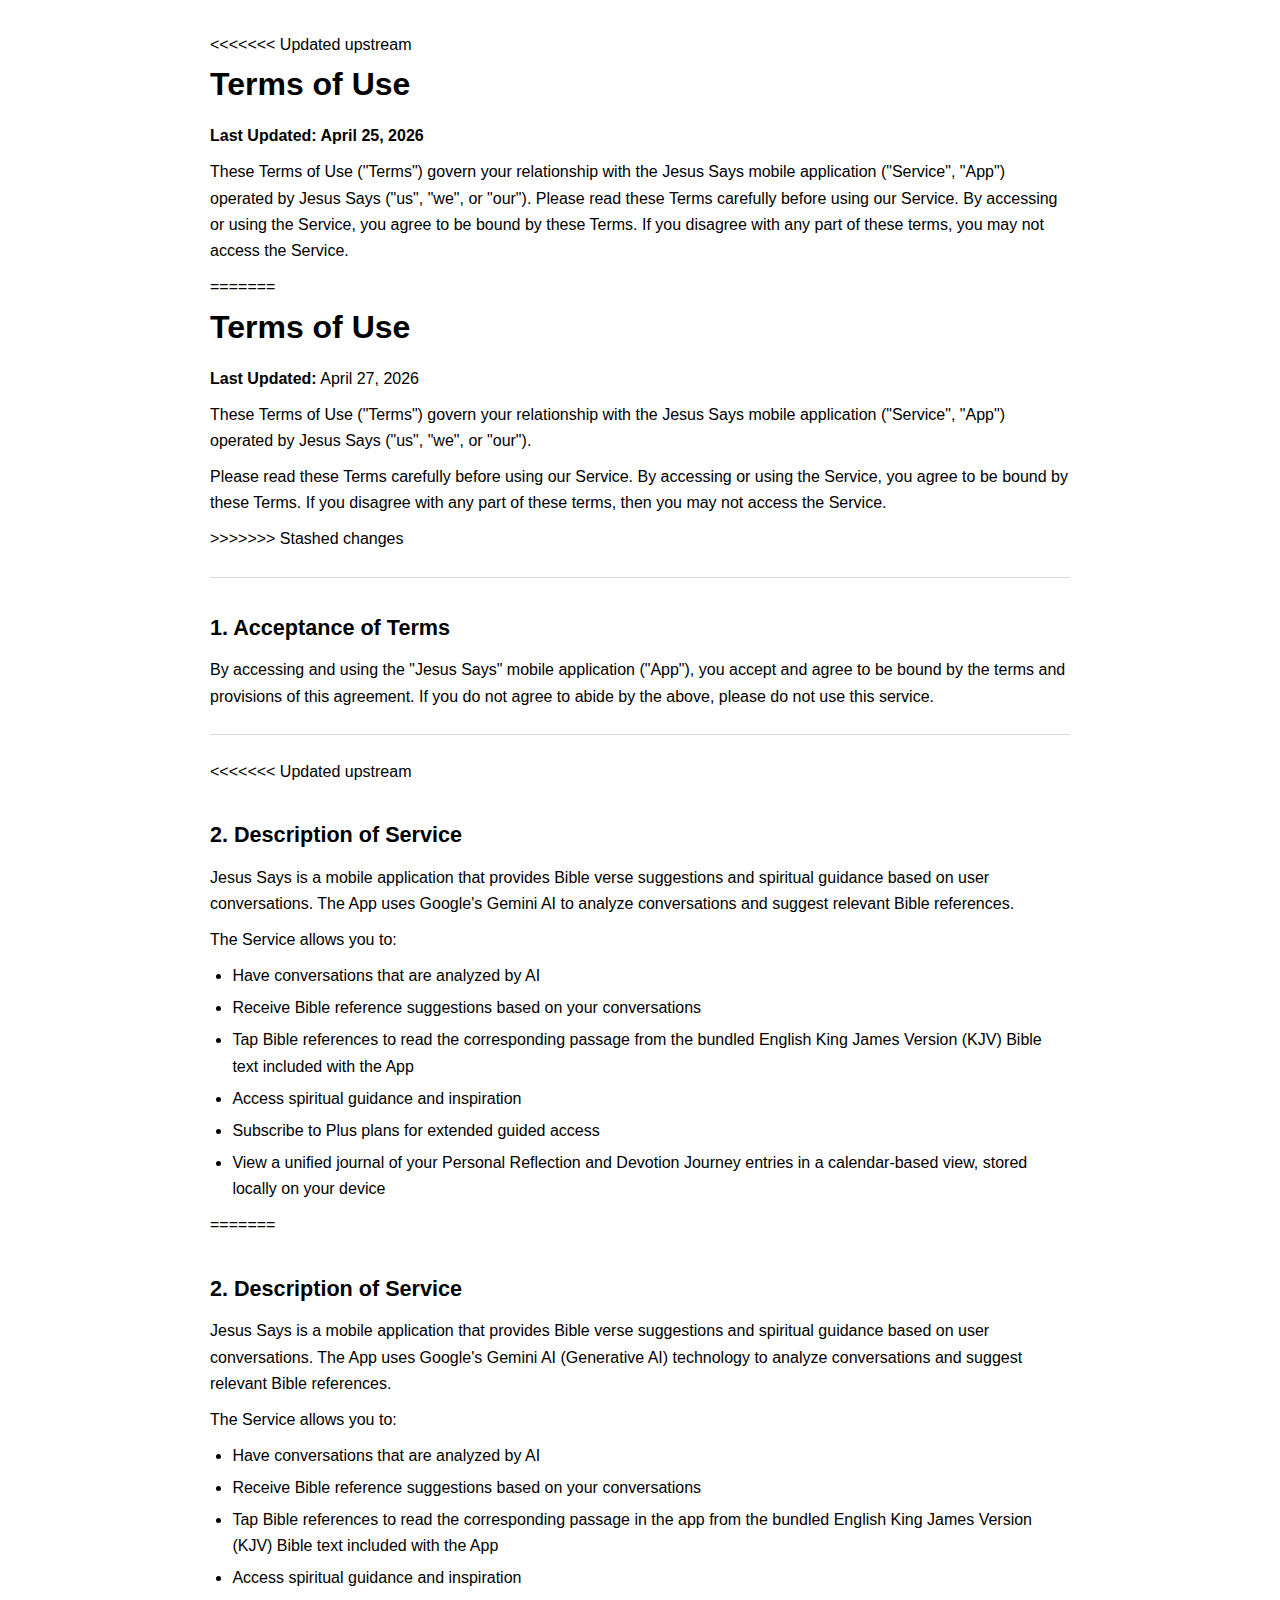
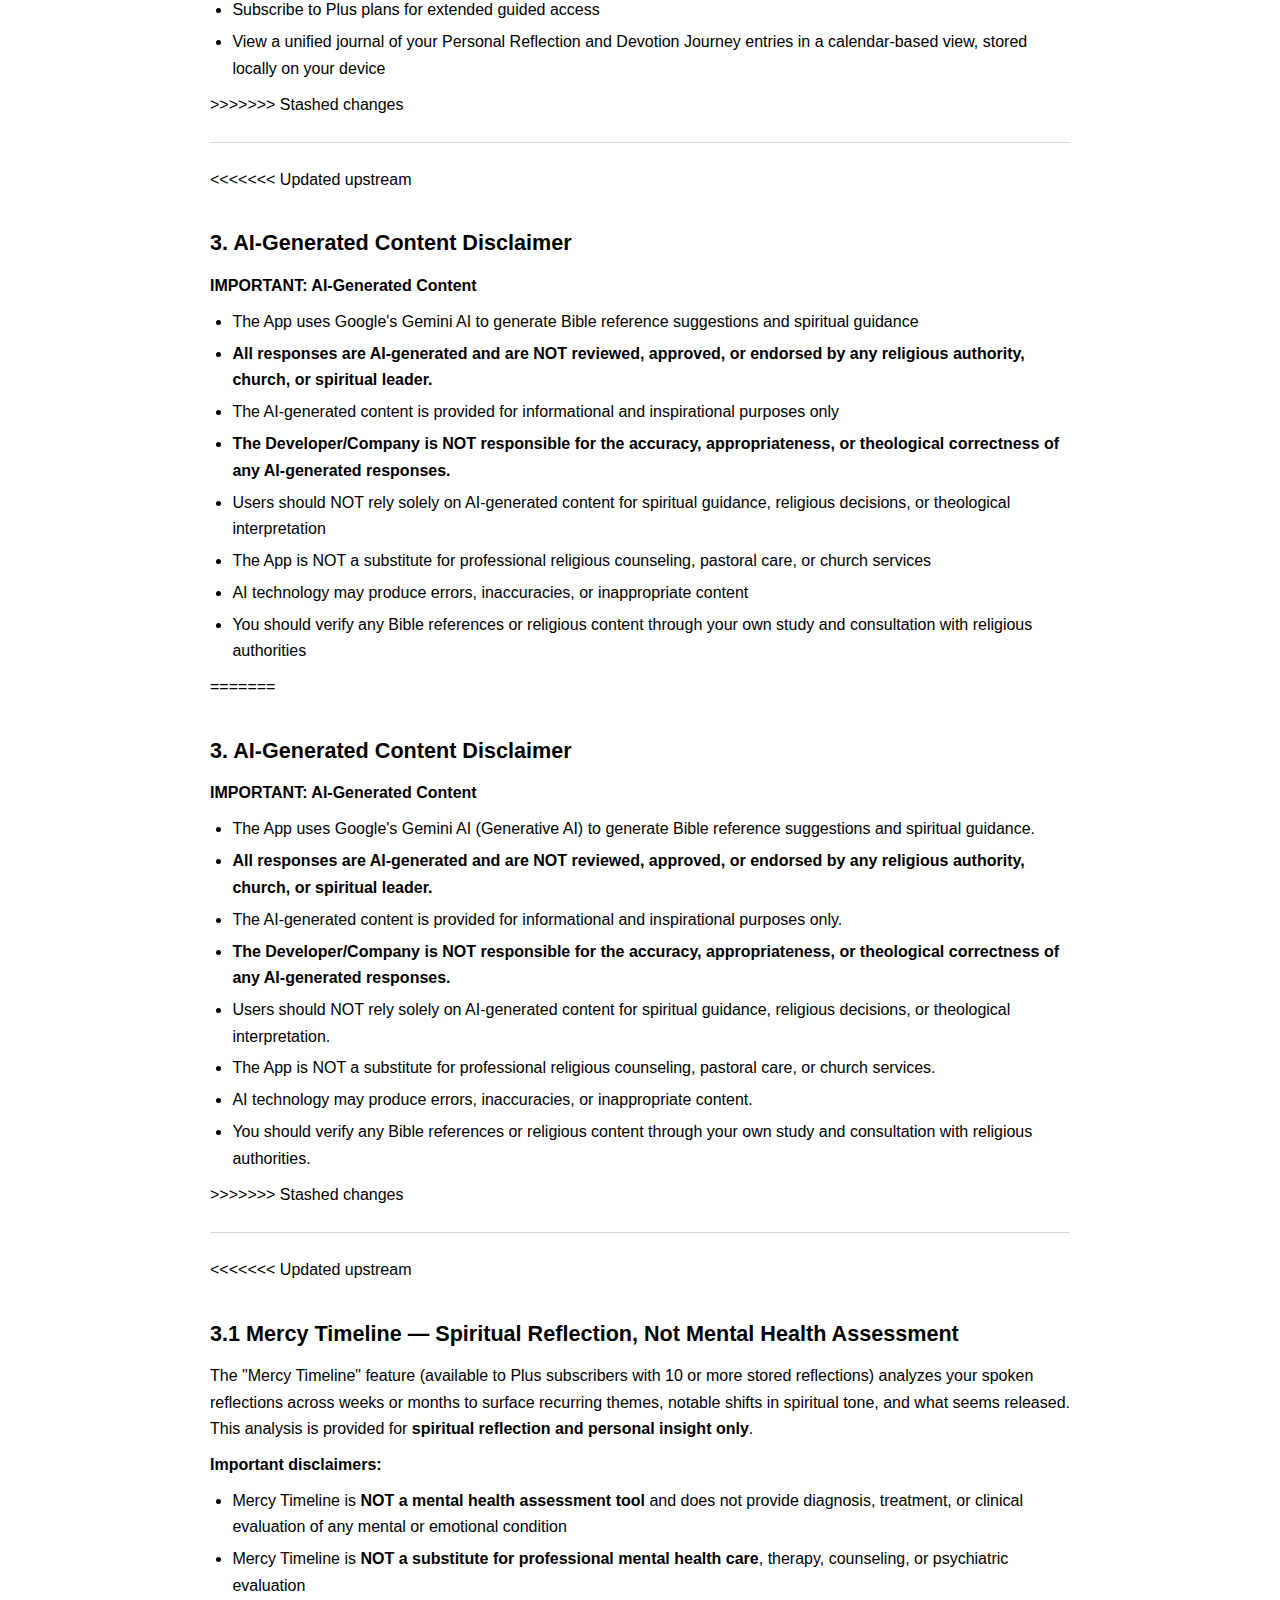
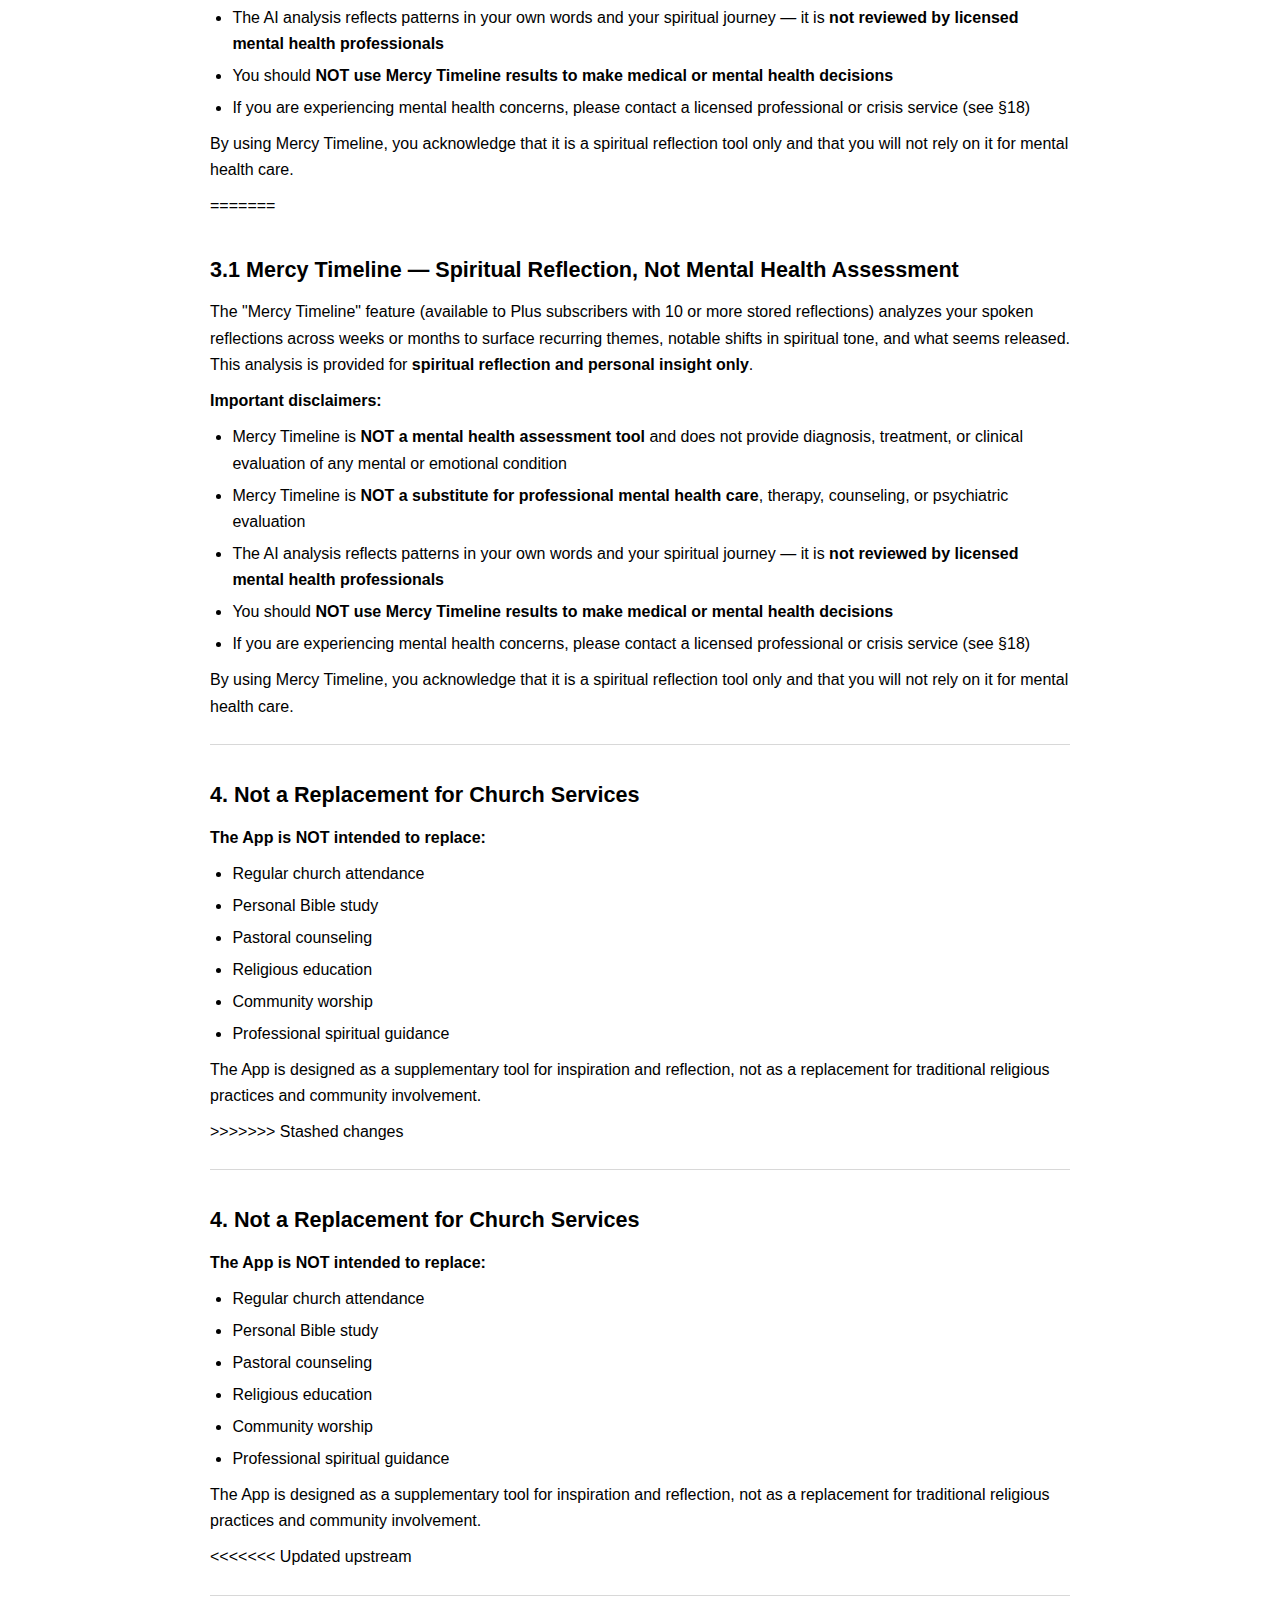
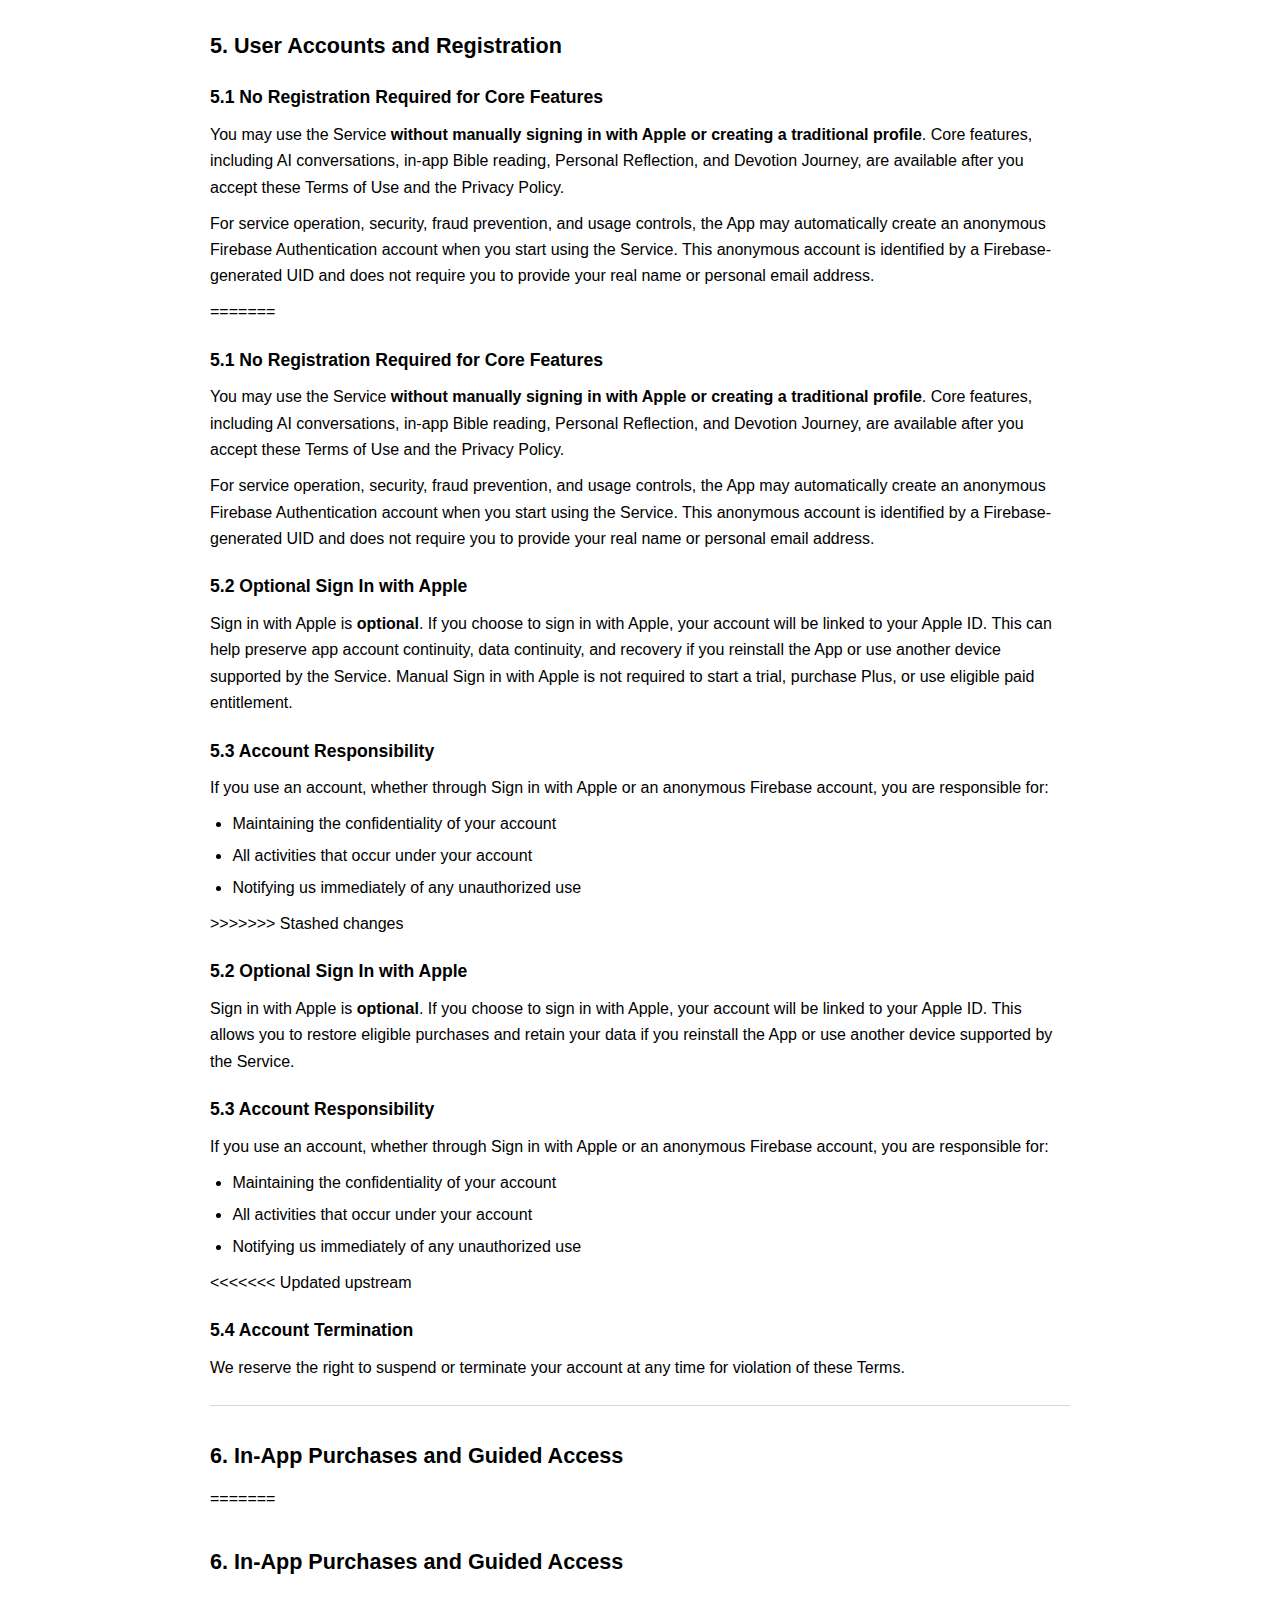
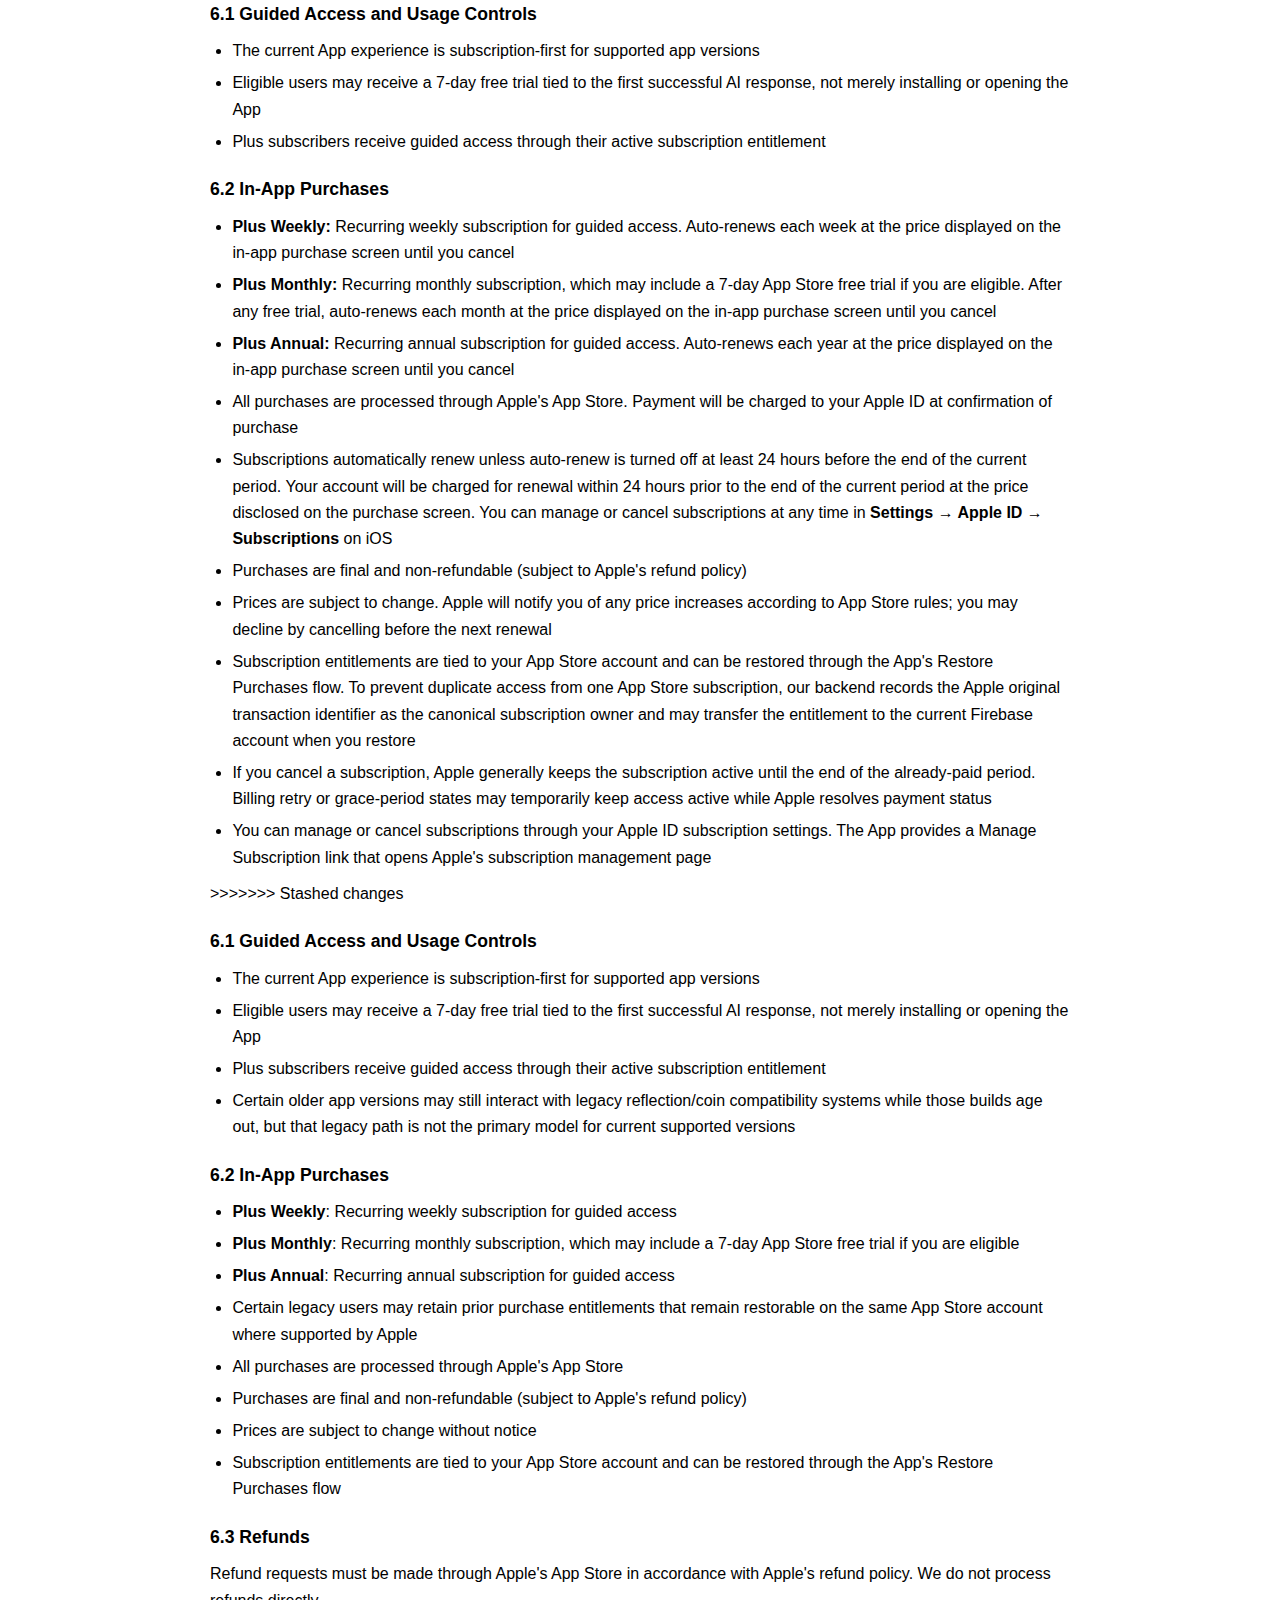
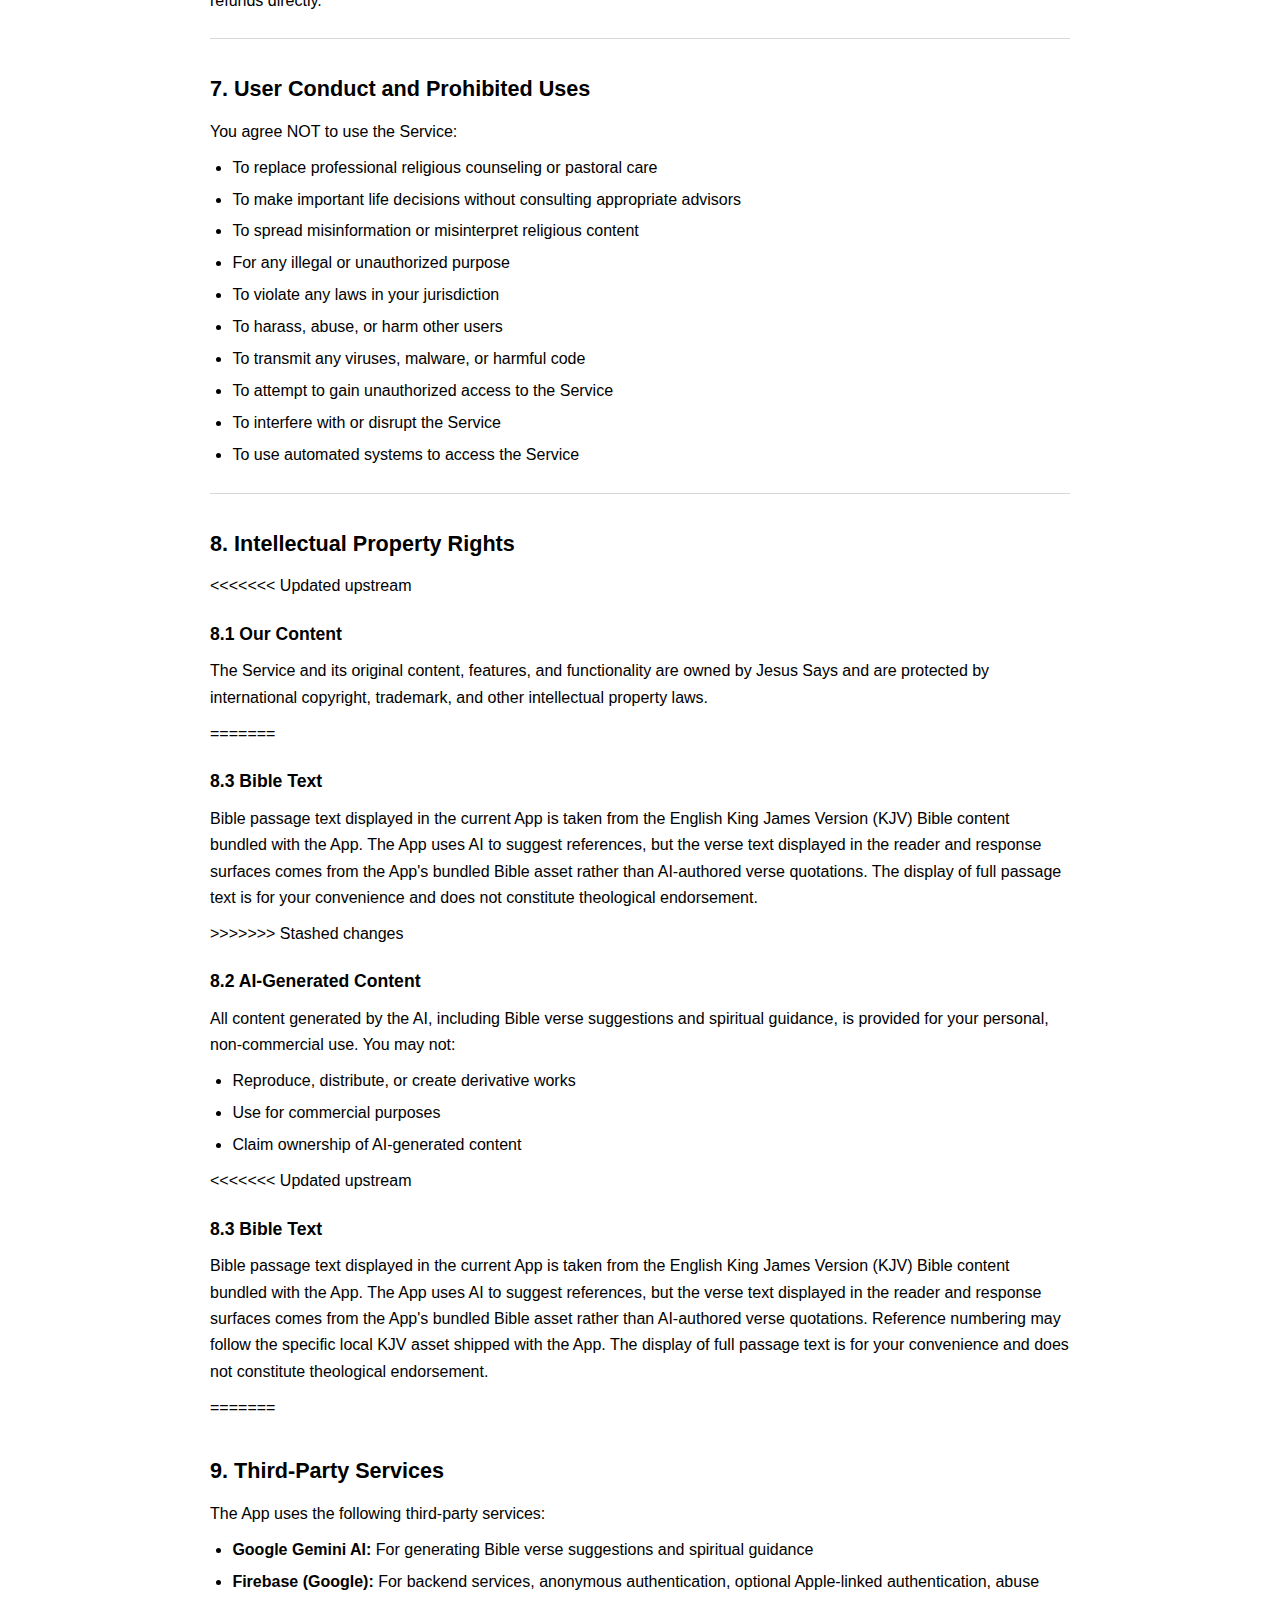
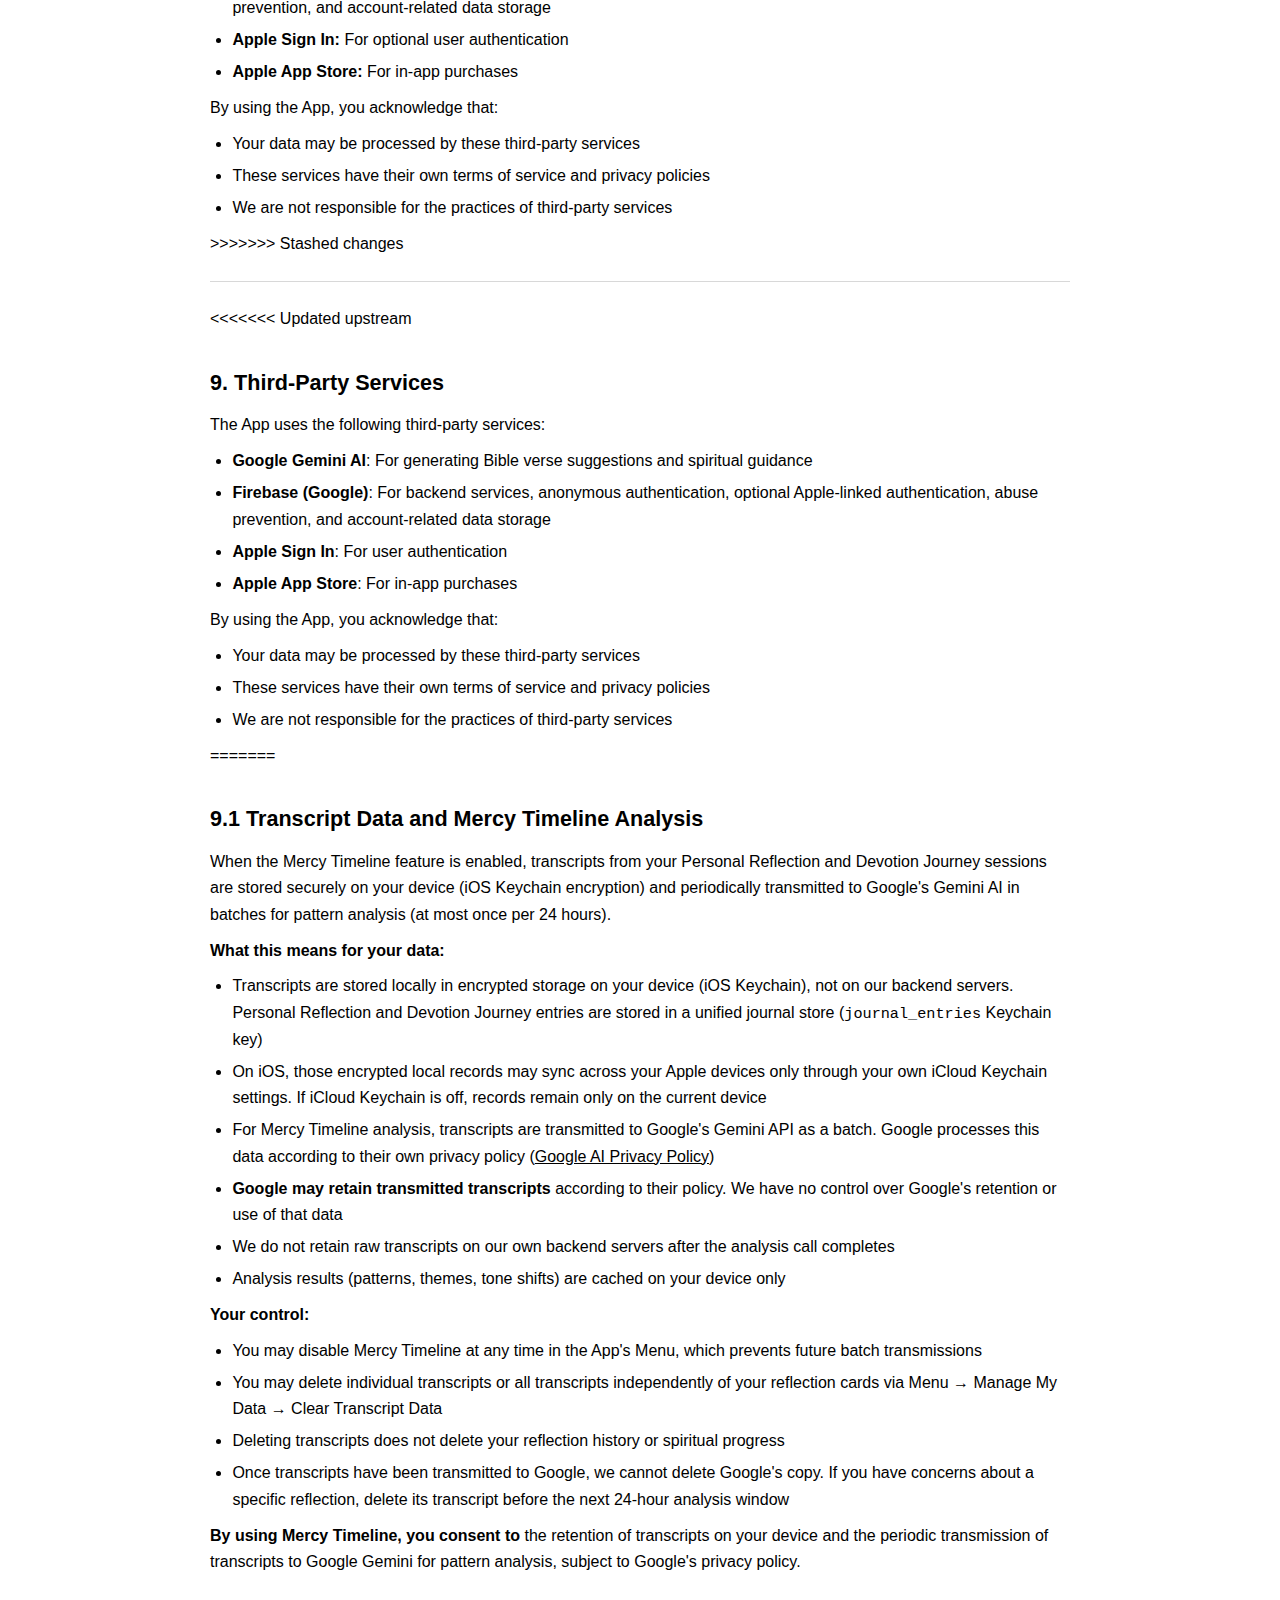
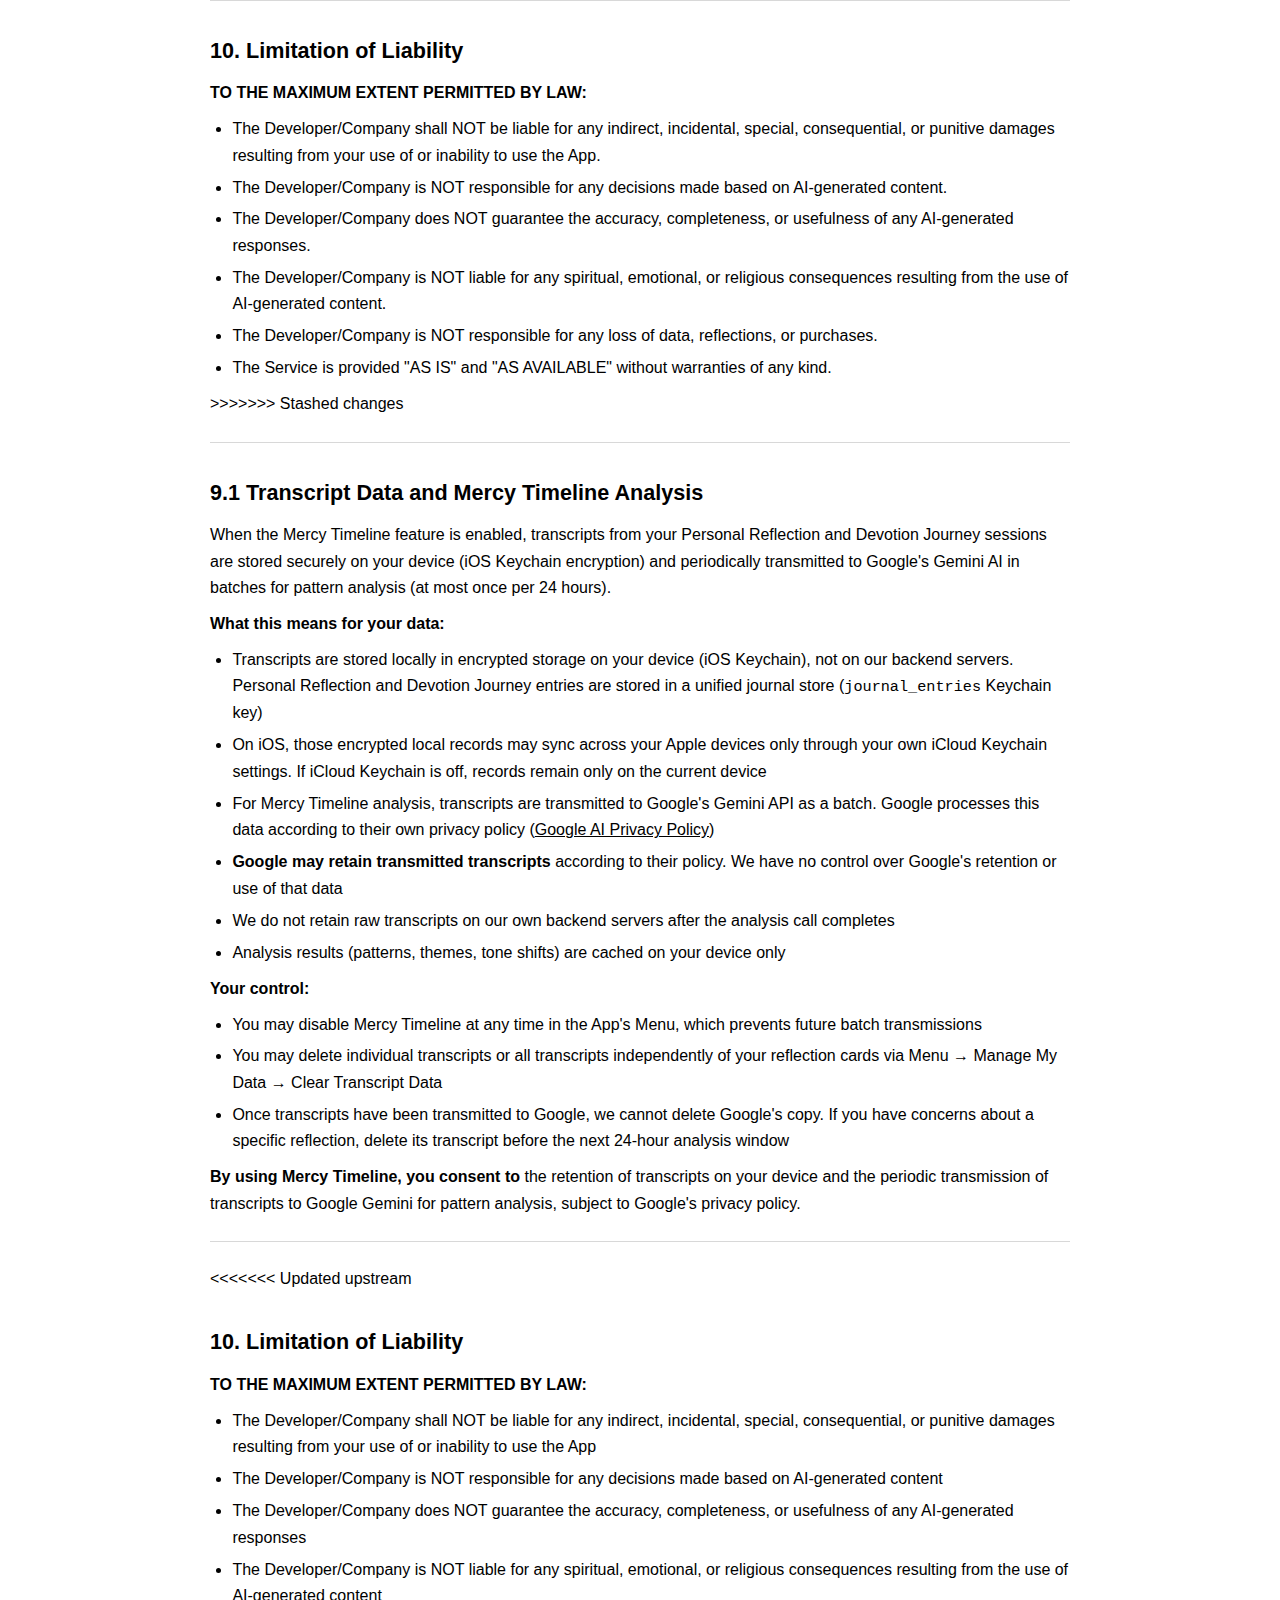
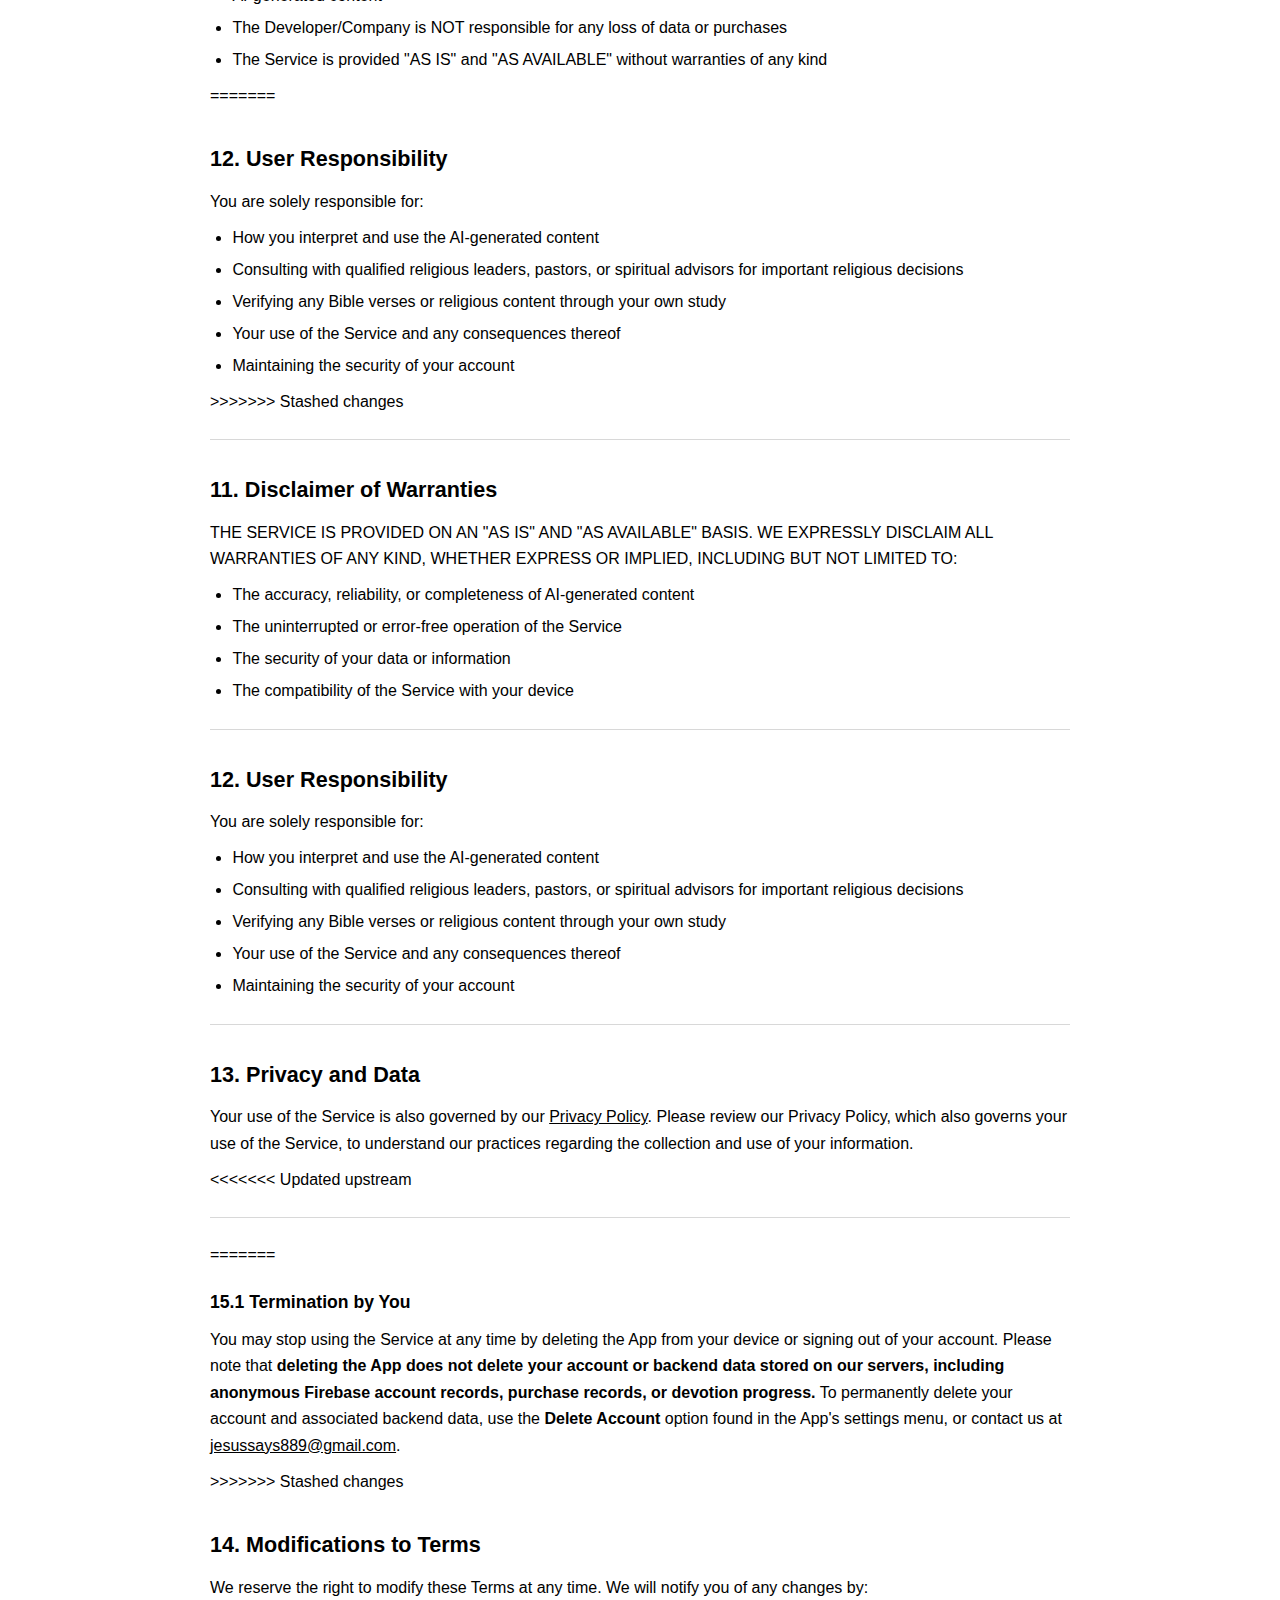
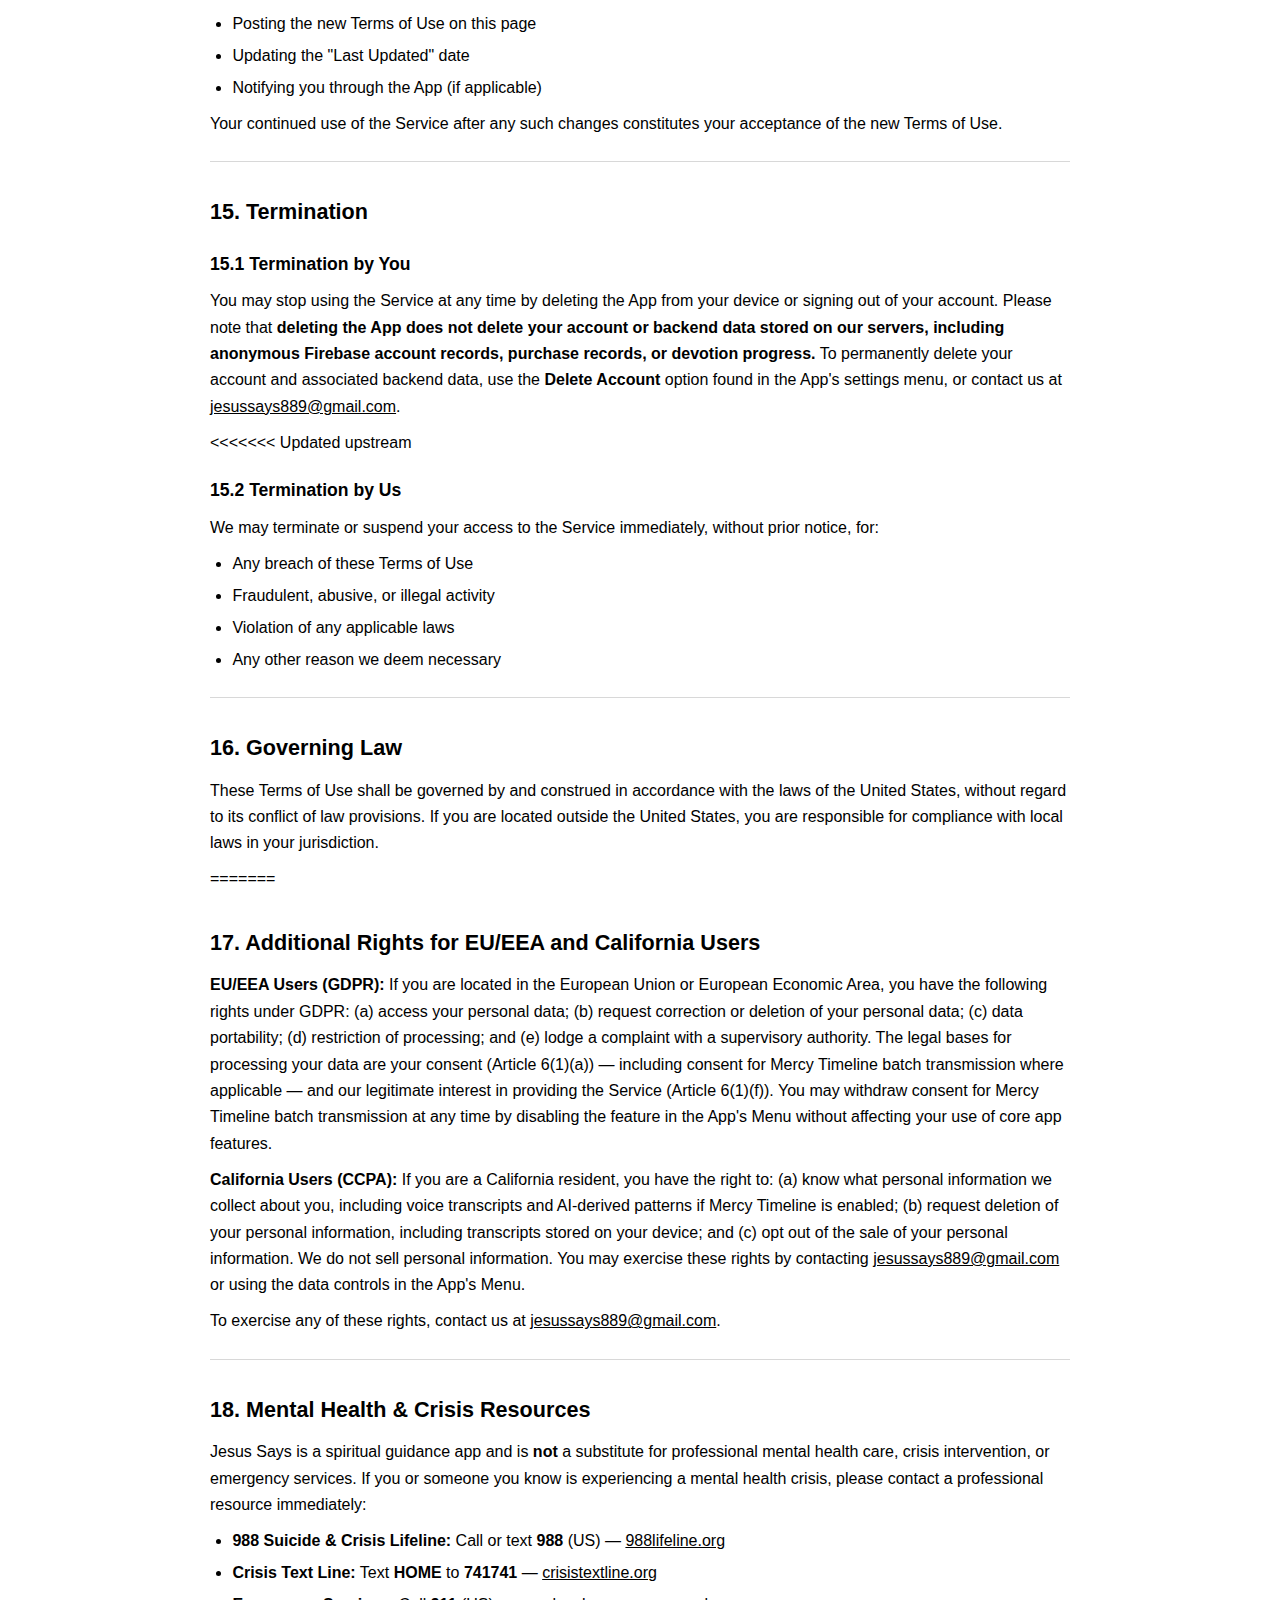
<file: jesussays_terms_of_use.html>
<!doctype html>
<html lang="en">
<head>
  <meta charset="utf-8" />
  <meta name="viewport" content="width=device-width,initial-scale=1" />
  <title>Terms of Use - Jesus Says</title>
  <style>
    :root {
      color-scheme: light dark;
    }

    body {
      font-family: -apple-system, BlinkMacSystemFont, "Segoe UI", Roboto, Arial, sans-serif;
      line-height: 1.65;
      margin: 0;
      padding: 0;
      background: Canvas;
      color: CanvasText;
    }

    main {
      max-width: 860px;
      margin: 0 auto;
      padding: 32px 20px 60px;
    }

    h1 {
      font-size: 2rem;
      margin: 0 0 0.75rem;
    }

    h2 {
      font-size: 1.35rem;
      margin: 2rem 0 0.75rem;
    }

    h3 {
      font-size: 1.1rem;
      margin: 1.25rem 0 0.5rem;
    }

    p,
    ul,
    ol {
      margin: 0.6rem 0;
    }

    ul,
    ol {
      padding-left: 1.4rem;
    }

    li {
      margin: 0.35rem 0;
    }

    hr {
      border: 0;
      border-top: 1px solid rgba(127, 127, 127, 0.3);
      margin: 1.5rem 0;
    }

    a {
      color: inherit;
    }

    strong {
      font-weight: 700;
    }

    code {
      font-family: ui-monospace, SFMono-Regular, Menlo, Consolas, monospace;
      font-size: 0.95em;
    }
  </style>
</head>
<body>
  <main>
<<<<<<< Updated upstream
<h1>Terms of Use</h1>
<p><strong>Last Updated: April 25, 2026</strong></p>
<p>These Terms of Use ("Terms") govern your relationship with the Jesus Says mobile application ("Service", "App") operated by Jesus Says ("us", "we", or "our"). Please read these Terms carefully before using our Service. By accessing or using the Service, you agree to be bound by these Terms. If you disagree with any part of these terms, you may not access the Service.</p>
=======
    <header>
      <h1>Terms of Use</h1>
      <p class="muted"><strong>Last Updated:</strong> April 27, 2026</p>
      <p>
        These Terms of Use ("Terms") govern your relationship with the Jesus Says mobile application
        ("Service", "App") operated by Jesus Says ("us", "we", or "our").
      </p>
      <p>
        Please read these Terms carefully before using our Service. By accessing or using the Service,
        you agree to be bound by these Terms. If you disagree with any part of these terms, then you
        may not access the Service.
      </p>
    </header>
>>>>>>> Stashed changes

<hr />

<h2>1. Acceptance of Terms</h2>
<p>By accessing and using the "Jesus Says" mobile application ("App"), you accept and agree to be bound by the terms and provisions of this agreement. If you do not agree to abide by the above, please do not use this service.</p>

<hr />

<<<<<<< Updated upstream
<h2>2. Description of Service</h2>
<p>Jesus Says is a mobile application that provides Bible verse suggestions and spiritual guidance based on user conversations. The App uses Google's Gemini AI to analyze conversations and suggest relevant Bible references.</p>
<p>The Service allows you to:</p>
<ul>
  <li>Have conversations that are analyzed by AI</li>
  <li>Receive Bible reference suggestions based on your conversations</li>
  <li>Tap Bible references to read the corresponding passage from the bundled English King James Version (KJV) Bible text included with the App</li>
  <li>Access spiritual guidance and inspiration</li>
  <li>Subscribe to Plus plans for extended guided access</li>
  <li>View a unified journal of your Personal Reflection and Devotion Journey entries in a calendar-based view, stored locally on your device</li>
</ul>
=======
    <section>
      <h2>2. Description of Service</h2>
      <p>
        Jesus Says is a mobile application that provides Bible verse suggestions and spiritual guidance
        based on user conversations. The App uses Google's Gemini AI (Generative AI) technology to
        analyze conversations and suggest relevant Bible references.
      </p>
      <p>The Service allows you to:</p>
      <ul>
        <li>Have conversations that are analyzed by AI</li>
        <li>Receive Bible reference suggestions based on your conversations</li>
        <li>Tap Bible references to read the corresponding passage in the app from the bundled English King James Version (KJV) Bible text included with the App</li>
        <li>Access spiritual guidance and inspiration</li>
        <li>Subscribe to Plus plans for extended guided access</li>
        <li>View a unified journal of your Personal Reflection and Devotion Journey entries in a calendar-based view, stored locally on your device</li>
      </ul>
    </section>
>>>>>>> Stashed changes

<hr />

<<<<<<< Updated upstream
<h2>3. AI-Generated Content Disclaimer</h2>
<p><strong>IMPORTANT: AI-Generated Content</strong></p>
<ul>
  <li>The App uses Google's Gemini AI to generate Bible reference suggestions and spiritual guidance</li>
  <li><strong>All responses are AI-generated and are NOT reviewed, approved, or endorsed by any religious authority, church, or spiritual leader.</strong></li>
  <li>The AI-generated content is provided for informational and inspirational purposes only</li>
  <li><strong>The Developer/Company is NOT responsible for the accuracy, appropriateness, or theological correctness of any AI-generated responses.</strong></li>
  <li>Users should NOT rely solely on AI-generated content for spiritual guidance, religious decisions, or theological interpretation</li>
  <li>The App is NOT a substitute for professional religious counseling, pastoral care, or church services</li>
  <li>AI technology may produce errors, inaccuracies, or inappropriate content</li>
  <li>You should verify any Bible references or religious content through your own study and consultation with religious authorities</li>
</ul>
=======
    <section>
      <h2>3. AI-Generated Content Disclaimer</h2>
      <div class="warning">
        <p><strong>IMPORTANT: AI-Generated Content</strong></p>
        <ul>
          <li>The App uses Google's Gemini AI (Generative AI) to generate Bible reference suggestions and spiritual guidance.</li>
          <li><strong>All responses are AI-generated and are NOT reviewed, approved, or endorsed by any religious authority, church, or spiritual leader.</strong></li>
          <li>The AI-generated content is provided for informational and inspirational purposes only.</li>
          <li><strong>The Developer/Company is NOT responsible for the accuracy, appropriateness, or theological correctness of any AI-generated responses.</strong></li>
          <li>Users should NOT rely solely on AI-generated content for spiritual guidance, religious decisions, or theological interpretation.</li>
          <li>The App is NOT a substitute for professional religious counseling, pastoral care, or church services.</li>
          <li>AI technology may produce errors, inaccuracies, or inappropriate content.</li>
          <li>You should verify any Bible references or religious content through your own study and consultation with religious authorities.</li>
        </ul>
      </div>
    </section>
>>>>>>> Stashed changes

<hr />

<<<<<<< Updated upstream
<h2>3.1 Mercy Timeline — Spiritual Reflection, Not Mental Health Assessment</h2>
<p>The "Mercy Timeline" feature (available to Plus subscribers with 10 or more stored reflections) analyzes your spoken reflections across weeks or months to surface recurring themes, notable shifts in spiritual tone, and what seems released. This analysis is provided for <strong>spiritual reflection and personal insight only</strong>.</p>
<p><strong>Important disclaimers:</strong></p>
<ul>
  <li>Mercy Timeline is <strong>NOT a mental health assessment tool</strong> and does not provide diagnosis, treatment, or clinical evaluation of any mental or emotional condition</li>
  <li>Mercy Timeline is <strong>NOT a substitute for professional mental health care</strong>, therapy, counseling, or psychiatric evaluation</li>
  <li>The AI analysis reflects patterns in your own words and your spiritual journey — it is <strong>not reviewed by licensed mental health professionals</strong></li>
  <li>You should <strong>NOT use Mercy Timeline results to make medical or mental health decisions</strong></li>
  <li>If you are experiencing mental health concerns, please contact a licensed professional or crisis service (see §18)</li>
</ul>
<p>By using Mercy Timeline, you acknowledge that it is a spiritual reflection tool only and that you will not rely on it for mental health care.</p>
=======
    <section>
      <h2>3.1 Mercy Timeline — Spiritual Reflection, Not Mental Health Assessment</h2>
      <p>
        The "Mercy Timeline" feature (available to Plus subscribers with 10 or more stored reflections)
        analyzes your spoken reflections across weeks or months to surface recurring themes, notable shifts
        in spiritual tone, and what seems released. This analysis is provided for
        <strong>spiritual reflection and personal insight only</strong>.
      </p>
      <div class="notice">
        <p><strong>Important disclaimers:</strong></p>
        <ul>
          <li>Mercy Timeline is <strong>NOT a mental health assessment tool</strong> and does not provide diagnosis, treatment, or clinical evaluation of any mental or emotional condition</li>
          <li>Mercy Timeline is <strong>NOT a substitute for professional mental health care</strong>, therapy, counseling, or psychiatric evaluation</li>
          <li>The AI analysis reflects patterns in your own words and your spiritual journey — it is <strong>not reviewed by licensed mental health professionals</strong></li>
          <li>You should <strong>NOT use Mercy Timeline results to make medical or mental health decisions</strong></li>
          <li>If you are experiencing mental health concerns, please contact a licensed professional or crisis service (see §18)</li>
        </ul>
      </div>
      <p>By using Mercy Timeline, you acknowledge that it is a spiritual reflection tool only and that you will not rely on it for mental health care.</p>
    </section>

    <hr />

    <section>
      <h2>4. Not a Replacement for Church Services</h2>
      <p><strong>The App is NOT intended to replace:</strong></p>
      <ul>
        <li>Regular church attendance</li>
        <li>Personal Bible study</li>
        <li>Pastoral counseling</li>
        <li>Religious education</li>
        <li>Community worship</li>
        <li>Professional spiritual guidance</li>
      </ul>
      <p>
        The App is designed as a supplementary tool for inspiration and reflection, not as a replacement
        for traditional religious practices and community involvement.
      </p>
    </section>
>>>>>>> Stashed changes

<hr />

<h2>4. Not a Replacement for Church Services</h2>
<p><strong>The App is NOT intended to replace:</strong></p>
<ul>
  <li>Regular church attendance</li>
  <li>Personal Bible study</li>
  <li>Pastoral counseling</li>
  <li>Religious education</li>
  <li>Community worship</li>
  <li>Professional spiritual guidance</li>
</ul>
<p>The App is designed as a supplementary tool for inspiration and reflection, not as a replacement for traditional religious practices and community involvement.</p>

<<<<<<< Updated upstream
<hr />

<h2>5. User Accounts and Registration</h2>

<h3>5.1 No Registration Required for Core Features</h3>
<p>You may use the Service <strong>without manually signing in with Apple or creating a traditional profile</strong>. Core features, including AI conversations, in-app Bible reading, Personal Reflection, and Devotion Journey, are available after you accept these Terms of Use and the Privacy Policy.</p>
<p>For service operation, security, fraud prevention, and usage controls, the App may automatically create an anonymous Firebase Authentication account when you start using the Service. This anonymous account is identified by a Firebase-generated UID and does not require you to provide your real name or personal email address.</p>
=======
      <h3>5.1 No Registration Required for Core Features</h3>
      <p>
        You may use the Service <strong>without manually signing in with Apple or creating a traditional
        profile</strong>. Core features, including AI conversations, in-app Bible reading, Personal Reflection,
        and Devotion Journey, are available after you accept these Terms of Use and the Privacy Policy.
      </p>
      <p>
        For service operation, security, fraud prevention, and usage controls, the App may automatically
        create an anonymous Firebase Authentication account when you start using the Service. This anonymous
        account is identified by a Firebase-generated UID and does not require you to provide your real name
        or personal email address.
      </p>

      <h3>5.2 Optional Sign In with Apple</h3>
      <p>
        Sign in with Apple is <strong>optional</strong>. If you choose to sign in with Apple, your account will
        be linked to your Apple ID. This can help preserve app account continuity, data continuity, and recovery
        if you reinstall the App or use another device supported by the Service. Manual Sign in with Apple is
        not required to start a trial, purchase Plus, or use eligible paid entitlement.
      </p>

      <h3>5.3 Account Responsibility</h3>
      <p>If you use an account, whether through Sign in with Apple or an anonymous Firebase account, you are responsible for:</p>
      <ul>
        <li>Maintaining the confidentiality of your account</li>
        <li>All activities that occur under your account</li>
        <li>Notifying us immediately of any unauthorized use</li>
      </ul>
>>>>>>> Stashed changes

<h3>5.2 Optional Sign In with Apple</h3>
<p>Sign in with Apple is <strong>optional</strong>. If you choose to sign in with Apple, your account will be linked to your Apple ID. This allows you to restore eligible purchases and retain your data if you reinstall the App or use another device supported by the Service.</p>

<h3>5.3 Account Responsibility</h3>
<p>If you use an account, whether through Sign in with Apple or an anonymous Firebase account, you are responsible for:</p>
<ul>
  <li>Maintaining the confidentiality of your account</li>
  <li>All activities that occur under your account</li>
  <li>Notifying us immediately of any unauthorized use</li>
</ul>

<<<<<<< Updated upstream
<h3>5.4 Account Termination</h3>
<p>We reserve the right to suspend or terminate your account at any time for violation of these Terms.</p>

<hr />

<h2>6. In-App Purchases and Guided Access</h2>
=======
    <section>
      <h2>6. In-App Purchases and Guided Access</h2>

      <h3>6.1 Guided Access and Usage Controls</h3>
      <ul>
        <li>The current App experience is subscription-first for supported app versions</li>
        <li>Eligible users may receive a 7-day free trial tied to the first successful AI response, not merely installing or opening the App</li>
        <li>Plus subscribers receive guided access through their active subscription entitlement</li>
      </ul>

      <h3>6.2 In-App Purchases</h3>
      <div class="card">
        <ul>
          <li><strong>Plus Weekly:</strong> Recurring weekly subscription for guided access. Auto-renews each week at the price displayed on the in-app purchase screen until you cancel</li>
          <li><strong>Plus Monthly:</strong> Recurring monthly subscription, which may include a 7-day App Store free trial if you are eligible. After any free trial, auto-renews each month at the price displayed on the in-app purchase screen until you cancel</li>
          <li><strong>Plus Annual:</strong> Recurring annual subscription for guided access. Auto-renews each year at the price displayed on the in-app purchase screen until you cancel</li>
          <li>All purchases are processed through Apple's App Store. Payment will be charged to your Apple ID at confirmation of purchase</li>
          <li>Subscriptions automatically renew unless auto-renew is turned off at least 24 hours before the end of the current period. Your account will be charged for renewal within 24 hours prior to the end of the current period at the price disclosed on the purchase screen. You can manage or cancel subscriptions at any time in <strong>Settings → Apple ID → Subscriptions</strong> on iOS</li>
          <li>Purchases are final and non-refundable (subject to Apple's refund policy)</li>
          <li>Prices are subject to change. Apple will notify you of any price increases according to App Store rules; you may decline by cancelling before the next renewal</li>
          <li>Subscription entitlements are tied to your App Store account and can be restored through the App's Restore Purchases flow. To prevent duplicate access from one App Store subscription, our backend records the Apple original transaction identifier as the canonical subscription owner and may transfer the entitlement to the current Firebase account when you restore</li>
          <li>If you cancel a subscription, Apple generally keeps the subscription active until the end of the already-paid period. Billing retry or grace-period states may temporarily keep access active while Apple resolves payment status</li>
          <li>You can manage or cancel subscriptions through your Apple ID subscription settings. The App provides a Manage Subscription link that opens Apple's subscription management page</li>
        </ul>
      </div>
>>>>>>> Stashed changes

<h3>6.1 Guided Access and Usage Controls</h3>
<ul>
  <li>The current App experience is subscription-first for supported app versions</li>
  <li>Eligible users may receive a 7-day free trial tied to the first successful AI response, not merely installing or opening the App</li>
  <li>Plus subscribers receive guided access through their active subscription entitlement</li>
  <li>Certain older app versions may still interact with legacy reflection/coin compatibility systems while those builds age out, but that legacy path is not the primary model for current supported versions</li>
</ul>

<h3>6.2 In-App Purchases</h3>
<ul>
  <li><strong>Plus Weekly</strong>: Recurring weekly subscription for guided access</li>
  <li><strong>Plus Monthly</strong>: Recurring monthly subscription, which may include a 7-day App Store free trial if you are eligible</li>
  <li><strong>Plus Annual</strong>: Recurring annual subscription for guided access</li>
  <li>Certain legacy users may retain prior purchase entitlements that remain restorable on the same App Store account where supported by Apple</li>
  <li>All purchases are processed through Apple's App Store</li>
  <li>Purchases are final and non-refundable (subject to Apple's refund policy)</li>
  <li>Prices are subject to change without notice</li>
  <li>Subscription entitlements are tied to your App Store account and can be restored through the App's Restore Purchases flow</li>
</ul>

<h3>6.3 Refunds</h3>
<p>Refund requests must be made through Apple's App Store in accordance with Apple's refund policy. We do not process refunds directly.</p>

<hr />

<h2>7. User Conduct and Prohibited Uses</h2>
<p>You agree NOT to use the Service:</p>
<ul>
  <li>To replace professional religious counseling or pastoral care</li>
  <li>To make important life decisions without consulting appropriate advisors</li>
  <li>To spread misinformation or misinterpret religious content</li>
  <li>For any illegal or unauthorized purpose</li>
  <li>To violate any laws in your jurisdiction</li>
  <li>To harass, abuse, or harm other users</li>
  <li>To transmit any viruses, malware, or harmful code</li>
  <li>To attempt to gain unauthorized access to the Service</li>
  <li>To interfere with or disrupt the Service</li>
  <li>To use automated systems to access the Service</li>
</ul>

<hr />

<h2>8. Intellectual Property Rights</h2>

<<<<<<< Updated upstream
<h3>8.1 Our Content</h3>
<p>The Service and its original content, features, and functionality are owned by Jesus Says and are protected by international copyright, trademark, and other intellectual property laws.</p>
=======
      <h3>8.3 Bible Text</h3>
      <p>
        Bible passage text displayed in the current App is taken from the English King James Version (KJV)
        Bible content bundled with the App. The App uses AI to suggest references, but the verse text displayed
        in the reader and response surfaces comes from the App's bundled Bible asset rather than AI-authored
        verse quotations. The display of full passage text is for your convenience and does not constitute
        theological endorsement.
      </p>
    </section>
>>>>>>> Stashed changes

<h3>8.2 AI-Generated Content</h3>
<p>All content generated by the AI, including Bible verse suggestions and spiritual guidance, is provided for your personal, non-commercial use. You may not:</p>
<ul>
  <li>Reproduce, distribute, or create derivative works</li>
  <li>Use for commercial purposes</li>
  <li>Claim ownership of AI-generated content</li>
</ul>

<<<<<<< Updated upstream
<h3>8.3 Bible Text</h3>
<p>Bible passage text displayed in the current App is taken from the English King James Version (KJV) Bible content bundled with the App. The App uses AI to suggest references, but the verse text displayed in the reader and response surfaces comes from the App's bundled Bible asset rather than AI-authored verse quotations. Reference numbering may follow the specific local KJV asset shipped with the App. The display of full passage text is for your convenience and does not constitute theological endorsement.</p>
=======
    <section>
      <h2>9. Third-Party Services</h2>
      <p>The App uses the following third-party services:</p>
      <ul>
        <li><strong>Google Gemini AI:</strong> For generating Bible verse suggestions and spiritual guidance</li>
        <li><strong>Firebase (Google):</strong> For backend services, anonymous authentication, optional Apple-linked authentication, abuse prevention, and account-related data storage</li>
        <li><strong>Apple Sign In:</strong> For optional user authentication</li>
        <li><strong>Apple App Store:</strong> For in-app purchases</li>
      </ul>
      <p>By using the App, you acknowledge that:</p>
      <ul>
        <li>Your data may be processed by these third-party services</li>
        <li>These services have their own terms of service and privacy policies</li>
        <li>We are not responsible for the practices of third-party services</li>
      </ul>
    </section>
>>>>>>> Stashed changes

<hr />

<<<<<<< Updated upstream
<h2>9. Third-Party Services</h2>
<p>The App uses the following third-party services:</p>
<ul>
  <li><strong>Google Gemini AI</strong>: For generating Bible verse suggestions and spiritual guidance</li>
  <li><strong>Firebase (Google)</strong>: For backend services, anonymous authentication, optional Apple-linked authentication, abuse prevention, and account-related data storage</li>
  <li><strong>Apple Sign In</strong>: For user authentication</li>
  <li><strong>Apple App Store</strong>: For in-app purchases</li>
</ul>
<p>By using the App, you acknowledge that:</p>
<ul>
  <li>Your data may be processed by these third-party services</li>
  <li>These services have their own terms of service and privacy policies</li>
  <li>We are not responsible for the practices of third-party services</li>
</ul>
=======
    <section>
      <h2>9.1 Transcript Data and Mercy Timeline Analysis</h2>
      <p>
        When the Mercy Timeline feature is enabled, transcripts from your Personal Reflection and Devotion
        Journey sessions are stored securely on your device (iOS Keychain encryption) and periodically
        transmitted to Google's Gemini AI in batches for pattern analysis (at most once per 24 hours).
      </p>
      <p><strong>What this means for your data:</strong></p>
      <ul>
        <li>Transcripts are stored locally in encrypted storage on your device (iOS Keychain), not on our backend servers. Personal Reflection and Devotion Journey entries are stored in a unified journal store (<code>journal_entries</code> Keychain key)</li>
        <li>On iOS, those encrypted local records may sync across your Apple devices only through your own iCloud Keychain settings. If iCloud Keychain is off, records remain only on the current device</li>
        <li>For Mercy Timeline analysis, transcripts are transmitted to Google's Gemini API as a batch. Google processes this data according to their own privacy policy (<a href="https://ai.google.dev/terms" target="_blank" rel="noopener noreferrer">Google AI Privacy Policy</a>)</li>
        <li><strong>Google may retain transmitted transcripts</strong> according to their policy. We have no control over Google's retention or use of that data</li>
        <li>We do not retain raw transcripts on our own backend servers after the analysis call completes</li>
        <li>Analysis results (patterns, themes, tone shifts) are cached on your device only</li>
      </ul>
      <p><strong>Your control:</strong></p>
      <ul>
        <li>You may disable Mercy Timeline at any time in the App's Menu, which prevents future batch transmissions</li>
        <li>You may delete individual transcripts or all transcripts independently of your reflection cards via Menu → Manage My Data → Clear Transcript Data</li>
        <li>Deleting transcripts does not delete your reflection history or spiritual progress</li>
        <li>Once transcripts have been transmitted to Google, we cannot delete Google's copy. If you have concerns about a specific reflection, delete its transcript before the next 24-hour analysis window</li>
      </ul>
      <p><strong>By using Mercy Timeline, you consent to</strong> the retention of transcripts on your device and the periodic transmission of transcripts to Google Gemini for pattern analysis, subject to Google's privacy policy.</p>
    </section>

    <hr />

    <section>
      <h2>10. Limitation of Liability</h2>
      <div class="notice">
        <p><strong>TO THE MAXIMUM EXTENT PERMITTED BY LAW:</strong></p>
        <ul>
          <li>The Developer/Company shall NOT be liable for any indirect, incidental, special, consequential, or punitive damages resulting from your use of or inability to use the App.</li>
          <li>The Developer/Company is NOT responsible for any decisions made based on AI-generated content.</li>
          <li>The Developer/Company does NOT guarantee the accuracy, completeness, or usefulness of any AI-generated responses.</li>
          <li>The Developer/Company is NOT liable for any spiritual, emotional, or religious consequences resulting from the use of AI-generated content.</li>
          <li>The Developer/Company is NOT responsible for any loss of data, reflections, or purchases.</li>
          <li>The Service is provided "AS IS" and "AS AVAILABLE" without warranties of any kind.</li>
        </ul>
      </div>
    </section>
>>>>>>> Stashed changes

<hr />

<h2>9.1 Transcript Data and Mercy Timeline Analysis</h2>
<p>When the Mercy Timeline feature is enabled, transcripts from your Personal Reflection and Devotion Journey sessions are stored securely on your device (iOS Keychain encryption) and periodically transmitted to Google's Gemini AI in batches for pattern analysis (at most once per 24 hours).</p>
<p><strong>What this means for your data:</strong></p>
<ul>
  <li>Transcripts are stored locally in encrypted storage on your device (iOS Keychain), not on our backend servers. Personal Reflection and Devotion Journey entries are stored in a unified journal store (<code>journal_entries</code> Keychain key)</li>
  <li>On iOS, those encrypted local records may sync across your Apple devices only through your own iCloud Keychain settings. If iCloud Keychain is off, records remain only on the current device</li>
  <li>For Mercy Timeline analysis, transcripts are transmitted to Google's Gemini API as a batch. Google processes this data according to their own privacy policy (<a href="https://ai.google.dev/terms">Google AI Privacy Policy</a>)</li>
  <li><strong>Google may retain transmitted transcripts</strong> according to their policy. We have no control over Google's retention or use of that data</li>
  <li>We do not retain raw transcripts on our own backend servers after the analysis call completes</li>
  <li>Analysis results (patterns, themes, tone shifts) are cached on your device only</li>
</ul>
<p><strong>Your control:</strong></p>
<ul>
  <li>You may disable Mercy Timeline at any time in the App's Menu, which prevents future batch transmissions</li>
  <li>You may delete individual transcripts or all transcripts independently of your reflection cards via Menu → Manage My Data → Clear Transcript Data</li>
  <li>Once transcripts have been transmitted to Google, we cannot delete Google's copy. If you have concerns about a specific reflection, delete its transcript before the next 24-hour analysis window</li>
</ul>
<p><strong>By using Mercy Timeline, you consent to</strong> the retention of transcripts on your device and the periodic transmission of transcripts to Google Gemini for pattern analysis, subject to Google's privacy policy.</p>

<hr />

<<<<<<< Updated upstream
<h2>10. Limitation of Liability</h2>
<p><strong>TO THE MAXIMUM EXTENT PERMITTED BY LAW:</strong></p>
<ul>
  <li>The Developer/Company shall NOT be liable for any indirect, incidental, special, consequential, or punitive damages resulting from your use of or inability to use the App</li>
  <li>The Developer/Company is NOT responsible for any decisions made based on AI-generated content</li>
  <li>The Developer/Company does NOT guarantee the accuracy, completeness, or usefulness of any AI-generated responses</li>
  <li>The Developer/Company is NOT liable for any spiritual, emotional, or religious consequences resulting from the use of AI-generated content</li>
  <li>The Developer/Company is NOT responsible for any loss of data or purchases</li>
  <li>The Service is provided "AS IS" and "AS AVAILABLE" without warranties of any kind</li>
</ul>
=======
    <section>
      <h2>12. User Responsibility</h2>
      <p>You are solely responsible for:</p>
      <ul>
        <li>How you interpret and use the AI-generated content</li>
        <li>Consulting with qualified religious leaders, pastors, or spiritual advisors for important religious decisions</li>
        <li>Verifying any Bible verses or religious content through your own study</li>
        <li>Your use of the Service and any consequences thereof</li>
        <li>Maintaining the security of your account</li>
      </ul>
    </section>
>>>>>>> Stashed changes

<hr />

<h2>11. Disclaimer of Warranties</h2>
<p>THE SERVICE IS PROVIDED ON AN "AS IS" AND "AS AVAILABLE" BASIS. WE EXPRESSLY DISCLAIM ALL WARRANTIES OF ANY KIND, WHETHER EXPRESS OR IMPLIED, INCLUDING BUT NOT LIMITED TO:</p>
<ul>
  <li>The accuracy, reliability, or completeness of AI-generated content</li>
  <li>The uninterrupted or error-free operation of the Service</li>
  <li>The security of your data or information</li>
  <li>The compatibility of the Service with your device</li>
</ul>

<hr />

<h2>12. User Responsibility</h2>
<p>You are solely responsible for:</p>
<ul>
  <li>How you interpret and use the AI-generated content</li>
  <li>Consulting with qualified religious leaders, pastors, or spiritual advisors for important religious decisions</li>
  <li>Verifying any Bible verses or religious content through your own study</li>
  <li>Your use of the Service and any consequences thereof</li>
  <li>Maintaining the security of your account</li>
</ul>

<hr />

<h2>13. Privacy and Data</h2>
<p>Your use of the Service is also governed by our <a href="https://www.victorlin.us/jesussays_privacy.html">Privacy Policy</a>. Please review our Privacy Policy, which also governs your use of the Service, to understand our practices regarding the collection and use of your information.</p>

<<<<<<< Updated upstream
<hr />
=======
      <h3>15.1 Termination by You</h3>
      <p>
        You may stop using the Service at any time by deleting the App from your device or signing out
        of your account. Please note that <strong>deleting the App does not delete your account or backend data
        stored on our servers, including anonymous Firebase account records, purchase records, or devotion
        progress.</strong> To permanently delete your account and associated backend data, use the
        <strong>Delete Account</strong> option found in the App's settings menu, or contact us at
        <a href="mailto:jesussays889@gmail.com">jesussays889@gmail.com</a>.
      </p>
>>>>>>> Stashed changes

<h2>14. Modifications to Terms</h2>
<p>We reserve the right to modify these Terms at any time. We will notify you of any changes by:</p>
<ul>
  <li>Posting the new Terms of Use on this page</li>
  <li>Updating the "Last Updated" date</li>
  <li>Notifying you through the App (if applicable)</li>
</ul>
<p>Your continued use of the Service after any such changes constitutes your acceptance of the new Terms of Use.</p>

<hr />

<h2>15. Termination</h2>

<h3>15.1 Termination by You</h3>
<p>You may stop using the Service at any time by deleting the App from your device or signing out of your account. Please note that <strong>deleting the App does not delete your account or backend data stored on our servers, including anonymous Firebase account records, purchase records, or devotion progress.</strong> To permanently delete your account and associated backend data, use the <strong>Delete Account</strong> option found in the App's settings menu, or contact us at <a href="mailto:jesussays889@gmail.com">jesussays889@gmail.com</a>.</p>

<<<<<<< Updated upstream
<h3>15.2 Termination by Us</h3>
<p>We may terminate or suspend your access to the Service immediately, without prior notice, for:</p>
<ul>
  <li>Any breach of these Terms of Use</li>
  <li>Fraudulent, abusive, or illegal activity</li>
  <li>Violation of any applicable laws</li>
  <li>Any other reason we deem necessary</li>
</ul>

<hr />

<h2>16. Governing Law</h2>
<p>These Terms of Use shall be governed by and construed in accordance with the laws of the United States, without regard to its conflict of law provisions. If you are located outside the United States, you are responsible for compliance with local laws in your jurisdiction.</p>
=======
    <section>
      <h2>17. Additional Rights for EU/EEA and California Users</h2>
      <p>
        <strong>EU/EEA Users (GDPR):</strong> If you are located in the European Union or European Economic
        Area, you have the following rights under GDPR: (a) access your personal data; (b) request correction
        or deletion of your personal data; (c) data portability; (d) restriction of processing; and
        (e) lodge a complaint with a supervisory authority. The legal bases for processing your data are your
        consent (Article 6(1)(a)) — including consent for Mercy Timeline batch transmission where applicable —
        and our legitimate interest in providing the Service (Article 6(1)(f)). You may withdraw consent for
        Mercy Timeline batch transmission at any time by disabling the feature in the App's Menu without
        affecting your use of core app features.
      </p>
      <p>
        <strong>California Users (CCPA):</strong> If you are a California resident, you have the right to:
        (a) know what personal information we collect about you, including voice transcripts and AI-derived
        patterns if Mercy Timeline is enabled; (b) request deletion of your personal information, including
        transcripts stored on your device; and (c) opt out of the sale of your personal information. We do
        not sell personal information. You may exercise these rights by contacting
        <a href="mailto:jesussays889@gmail.com">jesussays889@gmail.com</a> or using the data controls in
        the App's Menu.
      </p>
      <p>To exercise any of these rights, contact us at <a href="mailto:jesussays889@gmail.com">jesussays889@gmail.com</a>.</p>
    </section>

    <hr />

    <section>
      <h2>18. Mental Health &amp; Crisis Resources</h2>
      <p>
        Jesus Says is a spiritual guidance app and is <strong>not</strong> a substitute for professional mental
        health care, crisis intervention, or emergency services. If you or someone you know is experiencing a
        mental health crisis, please contact a professional resource immediately:
      </p>
      <ul>
        <li><strong>988 Suicide &amp; Crisis Lifeline:</strong> Call or text <strong>988</strong> (US) — <a href="https://988lifeline.org" target="_blank" rel="noopener noreferrer">988lifeline.org</a></li>
        <li><strong>Crisis Text Line:</strong> Text <strong>HOME</strong> to <strong>741741</strong> — <a href="https://www.crisistextline.org" target="_blank" rel="noopener noreferrer">crisistextline.org</a></li>
        <li><strong>Emergency Services:</strong> Call <strong>911</strong> (US) or your local emergency number</li>
      </ul>
      <p>
        The App's AI-generated responses are not reviewed by licensed mental health professionals and should
        never be used as a replacement for professional advice, diagnosis, or treatment.
      </p>
    </section>

    <hr />

    <section>
      <h2>19. Dispute Resolution</h2>

      <h3>19.1 Informal Resolution</h3>
      <p>
        If you have any dispute with us, you agree to first contact us to attempt to resolve the
        dispute informally.
      </p>

      <h3>19.2 Binding Arbitration</h3>
      <p>
        If we cannot resolve the dispute informally, you agree to resolve any dispute through binding
        arbitration in accordance with the rules of the American Arbitration Association.
      </p>
    </section>
>>>>>>> Stashed changes

<hr />

<<<<<<< Updated upstream
<h2>17. Additional Rights for EU/EEA and California Users</h2>
<p><strong>EU/EEA Users (GDPR):</strong> If you are located in the European Union or European Economic Area, you have the following rights under GDPR: (a) access your personal data; (b) request correction or deletion of your personal data; (c) data portability; (d) restriction of processing; and (e) lodge a complaint with a supervisory authority. The legal bases for processing your data are your consent (Article 6(1)(a)) — including consent for Mercy Timeline batch transmission where applicable — and our legitimate interest in providing the Service (Article 6(1)(f)). You may withdraw consent for Mercy Timeline batch transmission at any time by disabling the feature in the App's Menu without affecting your use of core app features.</p>
<p><strong>California Users (CCPA):</strong> If you are a California resident, you have the right to: (a) know what personal information we collect about you, including voice transcripts and AI-derived patterns if Mercy Timeline is enabled; (b) request deletion of your personal information, including transcripts stored on your device; and (c) opt out of the sale of your personal information. We do not sell personal information. You may exercise these rights by contacting <a href="mailto:jesussays889@gmail.com">jesussays889@gmail.com</a> or using the data controls in the App's Menu.</p>
=======
    <section>
      <h2>20. Severability</h2>
      <p>
        If any provision of these Terms is held to be invalid or unenforceable, the remaining provisions
        will remain in full force and effect.
      </p>
    </section>
>>>>>>> Stashed changes

<hr />

<<<<<<< Updated upstream
<h2>18. Mental Health &amp; Crisis Resources</h2>
<p>Jesus Says is a spiritual guidance app and is <strong>not</strong> a substitute for professional mental health care, crisis intervention, or emergency services. If you or someone you know is experiencing a mental health crisis, please contact a professional resource immediately:</p>
<ul>
  <li><strong>988 Suicide &amp; Crisis Lifeline</strong>: Call or text <strong>988</strong> (US) — <a href="https://988lifeline.org">988lifeline.org</a></li>
  <li><strong>Crisis Text Line</strong>: Text <strong>HOME</strong> to <strong>741741</strong> — <a href="https://www.crisistextline.org">crisistextline.org</a></li>
  <li><strong>Emergency Services</strong>: Call <strong>911</strong> (US) or your local emergency number</li>
</ul>
<p>The App's AI-generated responses are not reviewed by licensed mental health professionals and should never be used as a replacement for professional advice, diagnosis, or treatment.</p>
=======
    <section>
      <h2>21. Entire Agreement</h2>
      <p>
        These Terms constitute the entire agreement between you and us regarding the use of the Service
        and supersede all prior agreements and understandings.
      </p>
    </section>
>>>>>>> Stashed changes

<hr />

<<<<<<< Updated upstream
<h2>19. Dispute Resolution</h2>
=======
    <section>
      <h2>22. Contact Information</h2>
      <p>If you have any questions about these Terms of Use, please contact us at:</p>
      <ul>
        <li><strong>Email:</strong> <a href="mailto:jesussays889@gmail.com">jesussays889@gmail.com</a></li>
      </ul>
    </section>
>>>>>>> Stashed changes

<h3>19.1 Informal Resolution</h3>
<p>If you have any dispute with us, you agree to first contact us to attempt to resolve the dispute informally.</p>

<<<<<<< Updated upstream
<h3>19.2 Binding Arbitration</h3>
<p>If we cannot resolve the dispute informally, you agree to resolve any dispute through binding arbitration in accordance with the rules of the American Arbitration Association.</p>
=======
    <section>
      <h2>23. Acknowledgment</h2>
      <p>By using the App, you acknowledge that:</p>
      <ul>
        <li>You have read, understood, and agree to be bound by these Terms of Use</li>
        <li>You understand the App uses AI technology</li>
        <li>You understand that responses are AI-generated and not reviewed by religious authorities</li>
        <li>You understand that the App is not a replacement for church services or professional spiritual guidance</li>
        <li>You are responsible for your use of the Service and any decisions made based on AI-generated content</li>
      </ul>
    </section>
>>>>>>> Stashed changes

<hr />

<h2>20. Severability</h2>
<p>If any provision of these Terms is held to be invalid or unenforceable, the remaining provisions will remain in full force and effect.</p>

<hr />

<h2>21. Entire Agreement</h2>
<p>These Terms constitute the entire agreement between you and us regarding the use of the Service and supersede all prior agreements and understandings.</p>

<hr />

<h2>22. Contact Information</h2>
<p>If you have any questions about these Terms of Use, please contact us at:</p>
<ul>
  <li>Email: <a href="mailto:jesussays889@gmail.com">jesussays889@gmail.com</a></li>
</ul>

<hr />

<h2>23. Acknowledgment</h2>
<p>By using the App, you acknowledge that:</p>
<ul>
  <li>You have read, understood, and agree to be bound by these Terms of Use</li>
  <li>You understand the App uses AI technology</li>
  <li>You understand that responses are AI-generated and not reviewed by religious authorities</li>
  <li>You understand that the App is not a replacement for church services or professional spiritual guidance</li>
  <li>You are responsible for your use of the Service and any decisions made based on AI-generated content</li>
</ul>

<hr />
<p><strong>By using Jesus Says, you acknowledge that you understand the App uses AI technology, that responses are AI-generated and not reviewed by religious authorities, and that the App is not a replacement for church services or professional spiritual guidance.</strong></p>
  </main>
</body>
</html>
</file>
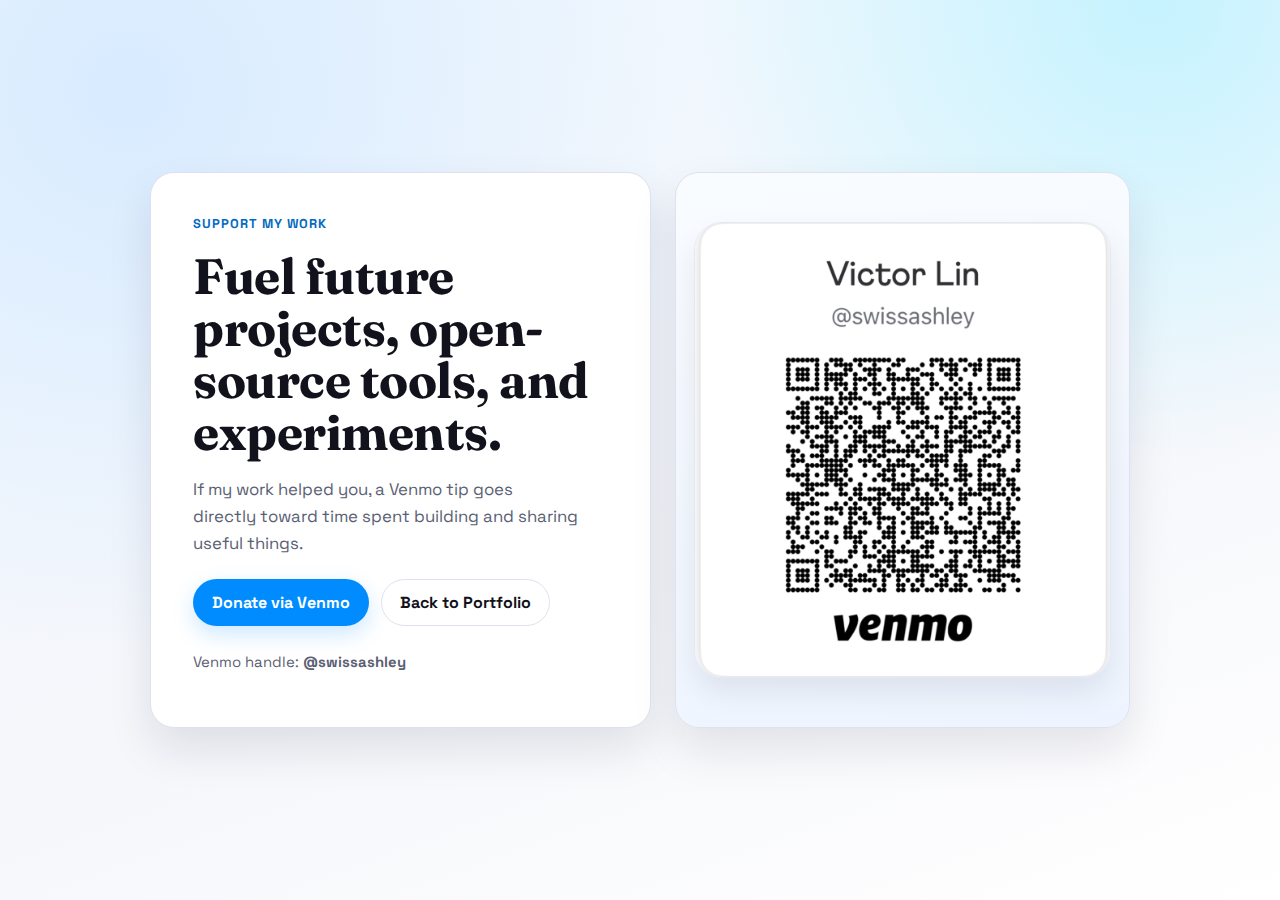
<file: support.html>
<!DOCTYPE html>
<html lang="en">
<head>
    <meta charset="UTF-8" />
    <meta name="viewport" content="width=device-width, initial-scale=1" />
    <title>Support Victor Lin</title>
    <meta name="description" content="Support Victor Lin with a Venmo donation." />
    <link rel="preconnect" href="https://fonts.googleapis.com" />
    <link rel="preconnect" href="https://fonts.gstatic.com" crossorigin />
    <link href="https://fonts.googleapis.com/css2?family=Space+Grotesk:wght@400;500;700&family=Fraunces:opsz,wght@9..144,500;9..144,700&display=swap" rel="stylesheet" />
    <style>
        :root {
            --ink: #11121b;
            --muted: #5a6073;
            --surface: #ffffff;
            --line: #dde2ee;
            --accent: #008cff;
            --accent-deep: #036ac2;
            --halo: rgba(0, 140, 255, 0.2);
            --sky: #eef7ff;
            --mist: #f6f7fb;
        }

        * {
            box-sizing: border-box;
        }

        body {
            margin: 0;
            min-height: 100vh;
            font-family: "Space Grotesk", "Avenir Next", "Segoe UI", sans-serif;
            color: var(--ink);
            background: radial-gradient(circle at 10% 10%, #d8ebff 0%, transparent 40%),
                radial-gradient(circle at 90% 0%, #c5f3ff 0%, transparent 32%),
                linear-gradient(160deg, var(--sky) 0%, var(--mist) 60%, #ffffff 100%);
            display: grid;
            place-items: center;
            padding: 28px 16px;
        }

        .shell {
            width: min(980px, 100%);
            display: grid;
            grid-template-columns: 1.1fr 1fr;
            gap: 24px;
            align-items: stretch;
        }

        .panel {
            background: var(--surface);
            border: 1px solid var(--line);
            border-radius: 24px;
            box-shadow: 0 22px 45px rgba(16, 23, 47, 0.1);
            overflow: hidden;
            animation: rise-in 700ms ease both;
        }

        .intro {
            padding: 42px;
            display: flex;
            flex-direction: column;
            justify-content: center;
            gap: 18px;
        }

        .kicker {
            margin: 0;
            color: var(--accent-deep);
            letter-spacing: 0.08em;
            text-transform: uppercase;
            font-size: 0.8rem;
            font-weight: 700;
        }

        h1 {
            margin: 0;
            font-family: "Fraunces", Georgia, serif;
            font-size: clamp(2rem, 5vw, 3.1rem);
            line-height: 1.05;
            letter-spacing: -0.01em;
        }

        .lead {
            margin: 0;
            color: var(--muted);
            max-width: 35ch;
            font-size: 1.05rem;
            line-height: 1.6;
        }

        .actions {
            display: flex;
            flex-wrap: wrap;
            gap: 12px;
            margin-top: 4px;
        }

        .btn {
            display: inline-flex;
            align-items: center;
            justify-content: center;
            padding: 12px 18px;
            border-radius: 999px;
            border: 1px solid transparent;
            text-decoration: none;
            font-weight: 700;
            transition: transform 180ms ease, box-shadow 180ms ease, background-color 180ms ease;
        }

        .btn-primary {
            background: var(--accent);
            color: #fff;
            box-shadow: 0 8px 22px var(--halo);
        }

        .btn-primary:hover {
            background: #007de1;
            transform: translateY(-1px);
        }

        .btn-ghost {
            border-color: var(--line);
            color: var(--ink);
            background: #fff;
        }

        .btn-ghost:hover {
            border-color: #c9d2e6;
            background: #f8faff;
            transform: translateY(-1px);
        }

        .meta {
            margin-top: 8px;
            color: var(--muted);
            font-size: 0.93rem;
        }

        .qr {
            padding: 18px;
            display: grid;
            place-items: center;
            background: linear-gradient(170deg, #f9fcff 0%, #eef4ff 100%);
            border-left: 1px solid var(--line);
            animation-delay: 110ms;
        }

        .qr-image {
            width: 100%;
            max-width: 430px;
            display: block;
            margin: 0 auto;
            border-radius: 28px;
            border: 1px solid #e2e8f6;
            box-shadow: 0 15px 30px rgba(17, 18, 27, 0.08);
        }

        @keyframes rise-in {
            from {
                opacity: 0;
                transform: translateY(10px);
            }
            to {
                opacity: 1;
                transform: translateY(0);
            }
        }

        @media (max-width: 900px) {
            .shell {
                grid-template-columns: 1fr;
            }

            .intro {
                padding: 28px;
            }

            .qr {
                border-left: 0;
                border-top: 1px solid var(--line);
            }

        }
    </style>
</head>
<body>
    <main class="shell" aria-label="Support page">
        <section class="panel intro">
            <p class="kicker">Support My Work</p>
            <h1>Fuel future projects, open-source tools, and experiments.</h1>
            <p class="lead">If my work helped you, a Venmo tip goes directly toward time spent building and sharing useful things.</p>
            <div class="actions">
                <a class="btn btn-primary" href="https://venmo.com/u/swissashley" target="_blank" rel="noopener noreferrer">Donate via Venmo</a>
                <a class="btn btn-ghost" href="index.html">Back to Portfolio</a>
            </div>
            <p class="meta">Venmo handle: <strong>@swissashley</strong></p>
        </section>

        <aside class="panel qr" aria-label="Venmo QR code">
            <img
                class="qr-image"
                src="images/venmo-qr.png"
                alt="Venmo QR code for @swissashley"
                loading="eager"
            />
        </aside>
    </main>
</body>
</html>
</file>
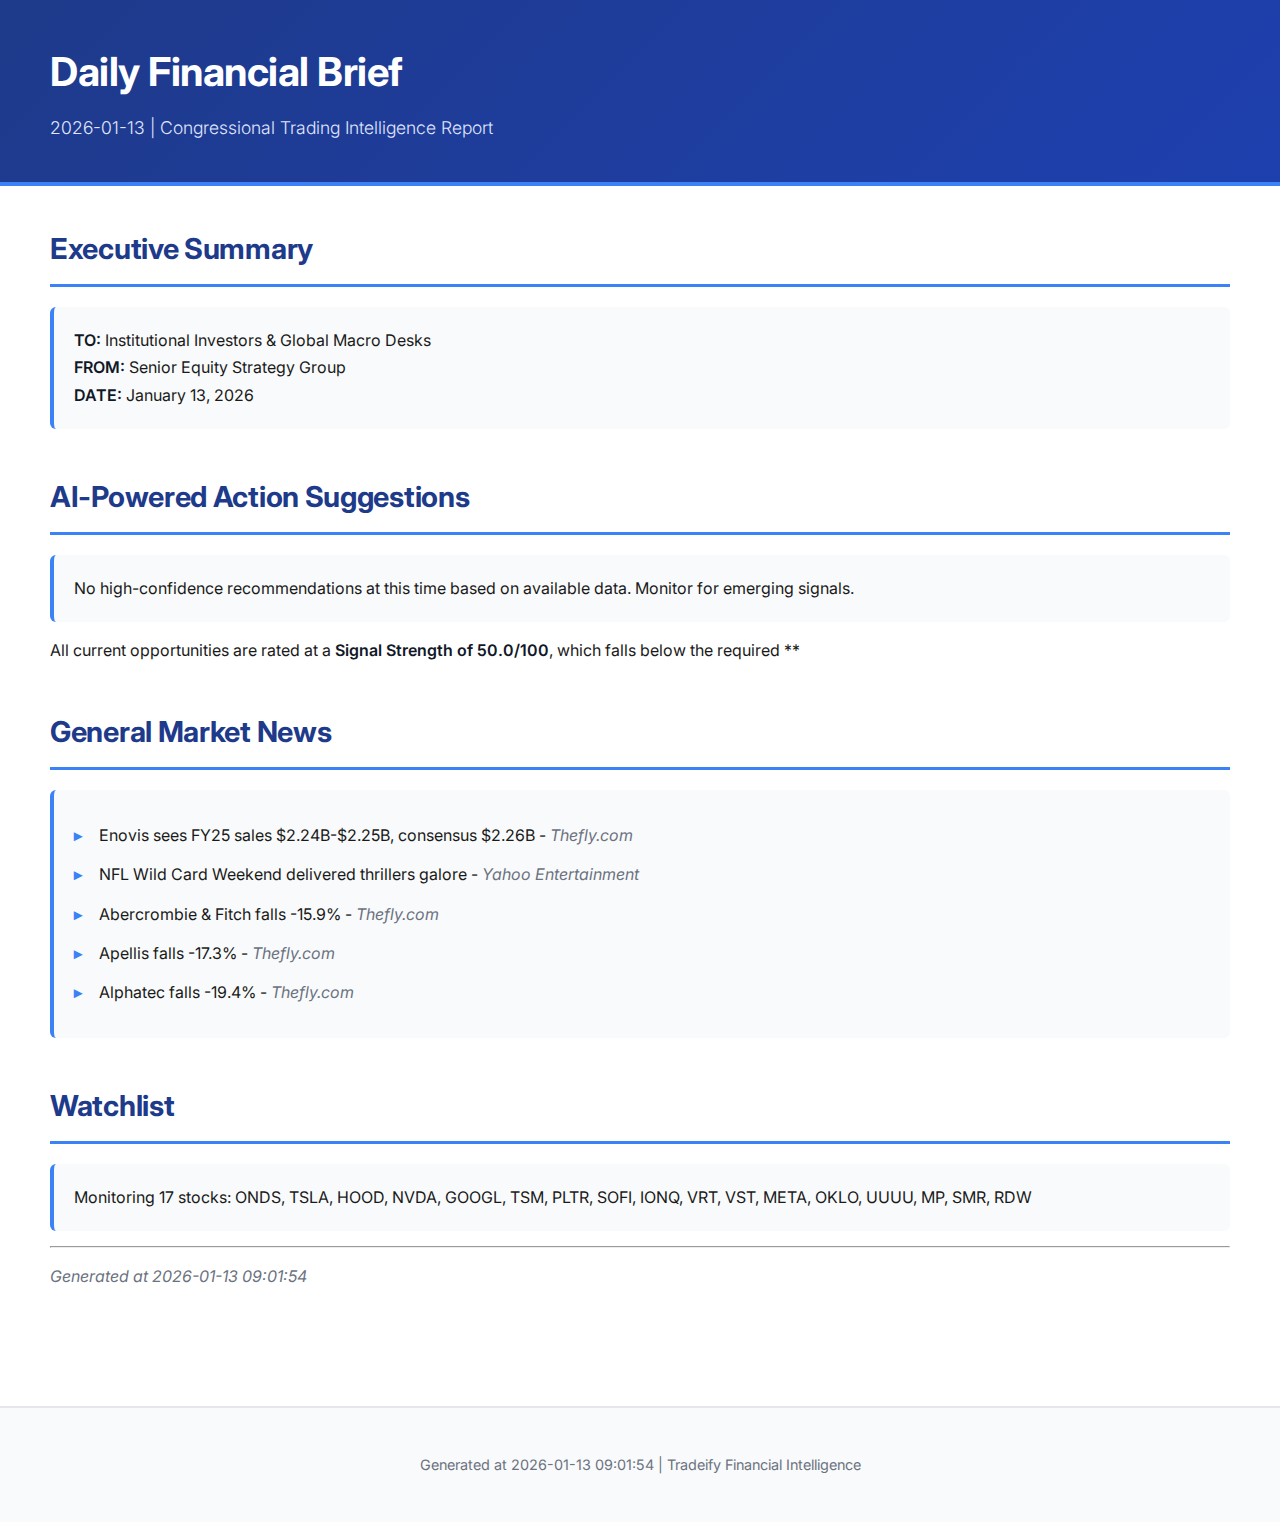
<file: zorro-daily-digest.html>
<!DOCTYPE html>
<html lang="en">
<head>
    <meta charset="UTF-8">
    <meta name="viewport" content="width=device-width, initial-scale=1.0">
    <title>Daily Financial Brief - 2026-01-13</title>
    <link rel="preconnect" href="https://fonts.googleapis.com">
    <link rel="preconnect" href="https://fonts.gstatic.com" crossorigin>
    <link href="https://fonts.googleapis.com/css2?family=Inter:wght@300;400;500;600;700&display=swap" rel="stylesheet">
    <style>
        * {
            box-sizing: border-box;
            margin: 0;
            padding: 0;
        }
        body {
            font-family: 'Inter', -apple-system, BlinkMacSystemFont, 'Segoe UI', 'Roboto', 'Helvetica Neue', Arial, sans-serif;
            line-height: 1.6;
            color: #1a1a1a;
            background-color: #0a0e27;
            padding: 0;
            margin: 0;
        }
        .container {
            background-color: #ffffff;
            max-width: 1400px;
            margin: 0 auto;
            padding: 0;
            box-shadow: 0 0 60px rgba(0,0,0,0.3);
        }
        .header {
            background: linear-gradient(135deg, #1e3a8a 0%, #1e40af 100%);
            color: white;
            padding: 40px 50px;
            border-bottom: 4px solid #3b82f6;
        }
        .header h1 {
            color: white;
            font-size: 2.5em;
            font-weight: 700;
            margin: 0;
            letter-spacing: -0.5px;
        }
        .header .subtitle {
            color: #e0e7ff;
            font-size: 1.1em;
            margin-top: 10px;
            font-weight: 300;
        }
        .content {
            padding: 40px 50px;
        }
        h2 {
            color: #1e3a8a;
            margin-top: 45px;
            margin-bottom: 20px;
            font-size: 1.8em;
            font-weight: 700;
            border-bottom: 3px solid #3b82f6;
            padding-bottom: 12px;
            letter-spacing: -0.3px;
        }
        h2:first-of-type {
            margin-top: 0;
        }
        h3 {
            color: #1e40af;
            margin-top: 30px;
            margin-bottom: 15px;
            font-size: 1.4em;
            font-weight: 600;
            border-left: 4px solid #3b82f6;
            padding-left: 15px;
        }
        a {
            color: #2563eb;
            text-decoration: none;
            font-weight: 500;
        }
        a:hover {
            color: #1d4ed8;
            text-decoration: underline;
        }
        ul, ol {
            margin: 15px 0;
            padding-left: 0;
            list-style: none;
        }
        ul > li, ol > li {
            margin: 12px 0;
            padding-left: 25px;
            position: relative;
            line-height: 1.7;
        }
        ul > li::before {
            content: "▸";
            position: absolute;
            left: 0;
            color: #3b82f6;
            font-weight: bold;
        }
        ul ul, ol ol {
            margin: 10px 0;
            padding-left: 30px;
            border-left: 2px solid #e5e7eb;
            margin-left: 15px;
        }
        ul ul > li::before {
            content: "▪";
            color: #6b7280;
            font-size: 0.8em;
        }
        ul ul ul > li::before {
            content: "•";
            color: #9ca3af;
        }
        strong {
            color: #111827;
            font-weight: 600;
        }
        code {
            background-color: #f3f4f6;
            padding: 2px 6px;
            border-radius: 3px;
            font-family: 'SF Mono', 'Monaco', 'Courier New', monospace;
            font-size: 0.9em;
            color: #dc2626;
            border: 1px solid #e5e7eb;
        }
        em {
            color: #6b7280;
            font-style: italic;
        }
        .footer {
            background-color: #f9fafb;
            margin-top: 60px;
            padding: 30px 50px;
            border-top: 2px solid #e5e7eb;
            color: #6b7280;
            font-size: 0.9em;
            text-align: center;
        }
        table {
            width: 100%;
            border-collapse: collapse;
            margin: 25px 0;
            background: white;
            box-shadow: 0 1px 3px rgba(0,0,0,0.1);
        }
        th {
            background: linear-gradient(135deg, #1e3a8a 0%, #1e40af 100%);
            color: white;
            padding: 14px 18px;
            text-align: left;
            font-weight: 600;
            font-size: 0.95em;
            letter-spacing: 0.3px;
            text-transform: uppercase;
        }
        td {
            padding: 12px 18px;
            border-bottom: 1px solid #e5e7eb;
        }
        tr:hover {
            background-color: #f9fafb;
        }
        tr:last-child td {
            border-bottom: none;
        }
        /* Financial data styling */
        .buy-signal {
            color: #059669;
            font-weight: 600;
        }
        .sell-signal {
            color: #dc2626;
            font-weight: 600;
        }
        /* Section dividers */
        .section-divider {
            height: 1px;
            background: linear-gradient(to right, transparent, #e5e7eb, transparent);
            margin: 40px 0;
        }
        /* Alert boxes */
        .alert {
            background-color: #fef3c7;
            border-left: 4px solid #f59e0b;
            padding: 15px 20px;
            margin: 20px 0;
            border-radius: 4px;
        }
        /* Politician stock details - nested styling */
        ul > li > ul > li {
            color: #4b5563;
            font-size: 0.95em;
            font-family: 'SF Mono', 'Monaco', 'Courier New', monospace;
        }
        /* Better spacing */
        p {
            margin: 15px 0;
            line-height: 1.7;
        }
        /* Executive summary styling */
        h2 + p, h2 + ul {
            background-color: #f9fafb;
            padding: 20px;
            border-radius: 6px;
            border-left: 4px solid #3b82f6;
        }
    </style>
</head>
<body>
    <div class="container">
        <div class="header">
            <h1>Daily Financial Brief</h1>
            <div class="subtitle">2026-01-13 | Congressional Trading Intelligence Report</div>
        </div>
        <div class="content">
            <h2>Executive Summary</h2>
<p><strong>TO:</strong> Institutional Investors &amp; Global Macro Desks<br />
<strong>FROM:</strong> Senior Equity Strategy Group<br />
<strong>DATE:</strong> January 13, 2026</p>
<h2>AI-Powered Action Suggestions</h2>
<p>No high-confidence recommendations at this time based on available data. Monitor for emerging signals.</p>
<p>All current opportunities are rated at a <strong>Signal Strength of 50.0/100</strong>, which falls below the required **</p>
<h2>General Market News</h2>
<ul>
<li>Enovis sees FY25 sales $2.24B-$2.25B, consensus $2.26B - <em>Thefly.com</em></li>
<li>NFL Wild Card Weekend delivered thrillers galore - <em>Yahoo Entertainment</em></li>
<li>Abercrombie &amp; Fitch falls -15.9% - <em>Thefly.com</em></li>
<li>Apellis falls -17.3% - <em>Thefly.com</em></li>
<li>Alphatec falls -19.4% - <em>Thefly.com</em></li>
</ul>
<h2>Watchlist</h2>
<p>Monitoring 17 stocks: ONDS, TSLA, HOOD, NVDA, GOOGL, TSM, PLTR, SOFI, IONQ, VRT, VST, META, OKLO, UUUU, MP, SMR, RDW</p>
<hr />
<p><em>Generated at 2026-01-13 09:01:54</em></p>
        </div>
        <div class="footer">
            <p>Generated at 2026-01-13 09:01:54 | Tradeify Financial Intelligence</p>
        </div>
    </div>
</body>
</html>
</file>
